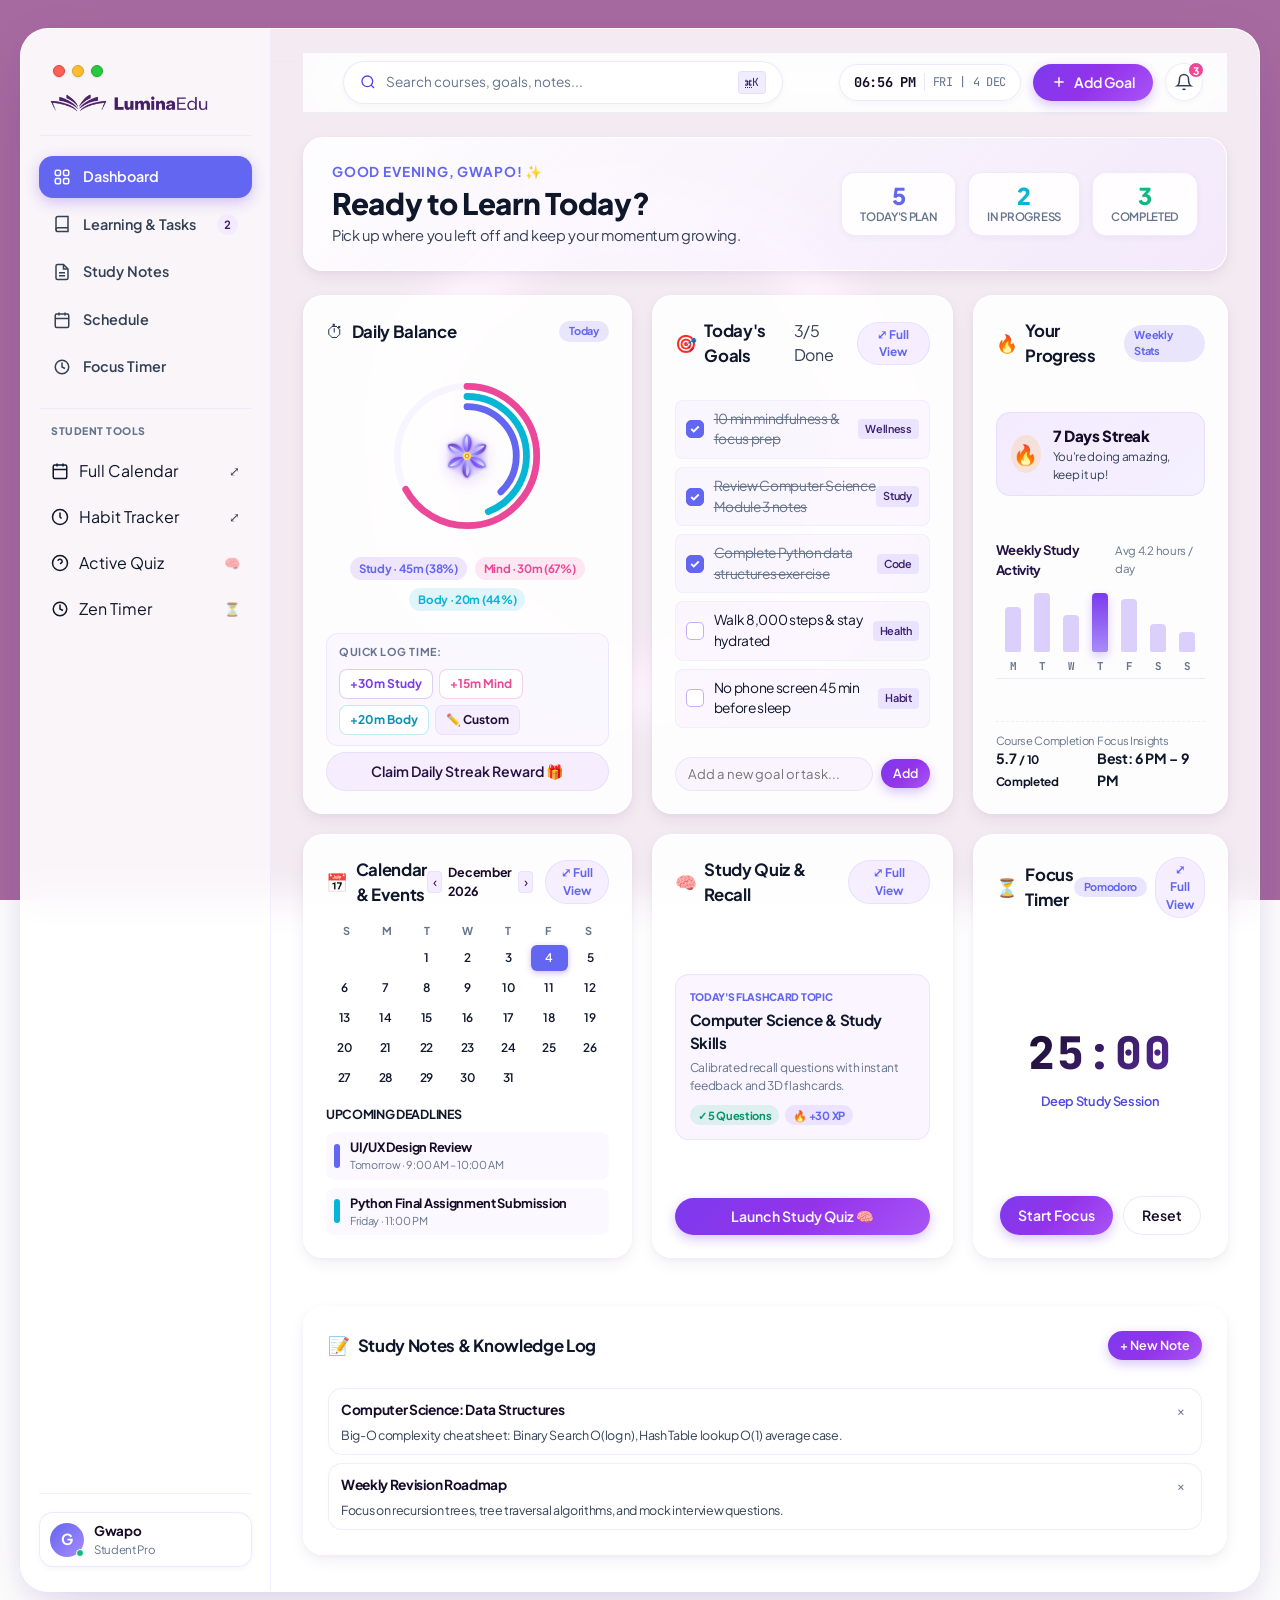
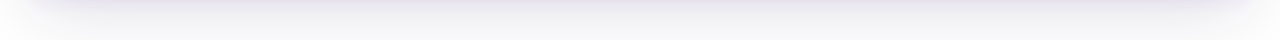
<file: index.html>
<!DOCTYPE html>
<html lang="en">
<head>
  <meta charset="UTF-8">
  <meta name="viewport" content="width=device-width, initial-scale=1.0">
  <title>LuminaEdu · Student Learning & Productivity Portal</title>
  <meta name="description" content="LuminaEdu: Modern student productivity workspace with daily goal tracking, learning streak analysis, study notes, and smart academic schedule.">
  <link rel="preconnect" href="https://fonts.googleapis.com">
  <link rel="preconnect" href="https://fonts.gstatic.com" crossorigin>
  <link href="https://fonts.googleapis.com/css2?family=Plus+Jakarta+Sans:wght@400;500;600;700;800&family=JetBrains+Mono:wght@500;600&display=swap" rel="stylesheet">
  <link rel="icon" type="image/png" href="images/favicon.png">
  <link rel="stylesheet" href="style.css">
</head>
<body>

  <!-- Ambient Lavender & Lilac Animated Backdrop -->
  <div class="ambient-backdrop" aria-hidden="true">
    <div class="ambient-pattern"></div>
    <div class="floating-orb orb-1"></div>
    <div class="floating-orb orb-2"></div>
    <div class="floating-orb orb-3"></div>
  </div>

  <!-- Main Floating Dashboard Canvas Frame -->
  <div class="app-canvas-container">
    <div class="app-card-frame">

      <!-- Left Sidebar Navigation -->
      <aside class="dashboard-sidebar">
        <!-- macOS Window Traffic Light Controls -->
        <div class="mac-window-controls" aria-hidden="true">
          <span class="mac-dot mac-close" title="Close"></span>
          <span class="mac-dot mac-minimize" title="Minimize"></span>
          <span class="mac-dot mac-zoom" title="Full Screen"></span>
        </div>
        <div class="sidebar-brand">
          <img src="images/lumina-logo-full.png" alt="LuminaEdu" class="brand-logo-img">
        </div>

        <nav class="sidebar-nav" aria-label="Sidebar Navigation">
          <button type="button" class="nav-item active" data-view="dashboard">
            <svg class="nav-icon" viewBox="0 0 24 24" fill="none" stroke="currentColor" stroke-width="2">
              <rect x="3" y="3" width="7" height="7" rx="2"/>
              <rect x="14" y="3" width="7" height="7" rx="2"/>
              <rect x="14" y="14" width="7" height="7" rx="2"/>
              <rect x="3" y="14" width="7" height="7" rx="2"/>
            </svg>
            <span>Dashboard</span>
            <span class="active-indicator"></span>
          </button>

          <button type="button" class="nav-item" data-view="learning">
            <svg class="nav-icon" viewBox="0 0 24 24" fill="none" stroke="currentColor" stroke-width="2">
              <path d="M4 19.5A2.5 2.5 0 0 1 6.5 17H20"/>
              <path d="M6.5 2H20v20H6.5A2.5 2.5 0 0 1 4 19.5v-15A2.5 2.5 0 0 1 6.5 2z"/>
            </svg>
            <span>Learning & Tasks</span>
            <span class="badge-count" id="sidebarTaskBadge">5</span>
          </button>

          <button type="button" class="nav-item" data-view="notes">
            <svg class="nav-icon" viewBox="0 0 24 24" fill="none" stroke="currentColor" stroke-width="2">
              <path d="M14 2H6a2 2 0 0 0-2 2v16a2 2 0 0 0 2 2h12a2 2 0 0 0 2-2V8z"/>
              <polyline points="14 2 14 8 20 8"/>
              <line x1="16" y1="13" x2="8" y2="13"/>
              <line x1="16" y1="17" x2="8" y2="17"/>
            </svg>
            <span>Study Notes</span>
          </button>

          <button type="button" class="nav-item" data-view="schedule">
            <svg class="nav-icon" viewBox="0 0 24 24" fill="none" stroke="currentColor" stroke-width="2">
              <rect x="3" y="4" width="18" height="18" rx="2" ry="2"/>
              <line x1="16" y1="2" x2="16" y2="6"/>
              <line x1="8" y1="2" x2="8" y2="6"/>
              <line x1="3" y1="10" x2="21" y2="10"/>
            </svg>
            <span>Schedule</span>
          </button>

          <button type="button" class="nav-item" data-view="timer">
            <svg class="nav-icon" viewBox="0 0 24 24" fill="none" stroke="currentColor" stroke-width="2">
              <circle cx="12" cy="12" r="9"/>
              <polyline points="12 6 12 12 16 14"/>
            </svg>
            <span>Focus Timer</span>
          </button>

          <div class="sidebar-divider" style="margin: 14px 0 8px; border-top: 1px solid rgba(221, 214, 254, 0.4);"></div>
          <span style="font-size: 0.65rem; font-weight: 800; color: var(--text-muted); padding: 0 12px 6px; display: block; letter-spacing: 0.05em;">STUDENT TOOLS</span>

          <button type="button" class="nav-item nav-tool-btn" data-open-modal="calendar">
            <svg class="nav-icon" viewBox="0 0 24 24" fill="none" stroke="currentColor" stroke-width="2">
              <rect x="3" y="4" width="18" height="18" rx="2" ry="2"/>
              <line x1="16" y1="2" x2="16" y2="6"/>
              <line x1="8" y1="2" x2="8" y2="6"/>
              <line x1="3" y1="10" x2="21" y2="10"/>
            </svg>
            <span>Full Calendar</span>
            <span class="tool-tag">⤢</span>
          </button>

          <button type="button" class="nav-item nav-tool-btn" data-open-modal="tracker">
            <svg class="nav-icon" viewBox="0 0 24 24" fill="none" stroke="currentColor" stroke-width="2">
              <circle cx="12" cy="12" r="10"/>
              <polyline points="12 6 12 12 14 14"/>
            </svg>
            <span>Habit Tracker</span>
            <span class="tool-tag">⤢</span>
          </button>

          <button type="button" class="nav-item nav-tool-btn" data-open-modal="quiz">
            <svg class="nav-icon" viewBox="0 0 24 24" fill="none" stroke="currentColor" stroke-width="2">
              <circle cx="12" cy="12" r="10"/>
              <path d="M9.09 9a3 3 0 0 1 5.83 1c0 2-3 3-3 3"/>
              <line x1="12" y1="17" x2="12.01" y2="17"/>
            </svg>
            <span>Active Quiz</span>
            <span class="tool-tag">🧠</span>
          </button>

          <button type="button" class="nav-item nav-tool-btn" data-open-modal="timer">
            <svg class="nav-icon" viewBox="0 0 24 24" fill="none" stroke="currentColor" stroke-width="2">
              <circle cx="12" cy="12" r="9"/>
              <polyline points="12 6 12 12 16 14"/>
            </svg>
            <span>Zen Timer</span>
            <span class="tool-tag">⏳</span>
          </button>
        </nav>

        <!-- Sidebar Bottom User Profile Card -->
        <div class="sidebar-footer">
          <div class="user-pill-card">
            <div class="user-avatar-wrap">
              <div class="user-avatar-initials">G</div>
              <span class="avatar-status-dot" title="Online"></span>
            </div>
            <div class="user-info">
              <span class="user-name">Gwapo</span>
              <span class="user-role">Student Pro</span>
            </div>
          </div>
        </div>
      </aside>

      <!-- Main Workspace Center Canvas -->
      <main class="dashboard-main">

        <!-- Top Header Navigation Bar -->
        <header class="topbar">
          <div class="topbar-search">
            <button type="button" class="search-trigger-btn" id="openCommandPaletteBtn" title="Press ⌘K or Ctrl+K to search">
              <svg class="search-icon" viewBox="0 0 24 24" fill="none" stroke="currentColor" stroke-width="2">
                <circle cx="11" cy="11" r="8"/>
                <line x1="21" y1="21" x2="16.65" y2="16.65"/>
              </svg>
              <span class="search-placeholder">Search courses, goals, notes...</span>
              <kbd class="search-shortcut"><abbr title="Command">⌘</abbr>K</kbd>
            </button>
          </div>

          <div class="topbar-right">
            <!-- Dynamic Live Clock & Date Badge -->
            <div class="live-clock-card">
              <span class="clock-time" id="liveClockDisplay">08:48 AM</span>
              <span class="clock-date" id="liveDateDisplay">WED | 29 OCT</span>
            </div>

            <!-- Add Task Quick Action Button -->
            <button type="button" class="button primary pill glow-btn" id="quickAddTaskBtn">
              <svg viewBox="0 0 24 24" width="16" height="16" fill="none" stroke="currentColor" stroke-width="2.2">
                <line x1="12" y1="5" x2="12" y2="19"/>
                <line x1="5" y1="12" x2="19" y2="12"/>
              </svg>
              <span>Add Goal</span>
            </button>

            <!-- Notifications Icon -->
            <button type="button" class="icon-circle-btn" id="notificationBtn" title="Notifications">
              <svg viewBox="0 0 24 24" width="18" height="18" fill="none" stroke="currentColor" stroke-width="2">
                <path d="M18 8A6 6 0 0 0 6 8c0 7-3 9-3 9h18s-3-2-3-9"/>
                <path d="M13.73 21a2 2 0 0 1-3.46 0"/>
              </svg>
              <span class="notif-badge">3</span>
            </button>
          </div>
        </header>

        <!-- Dynamic Greeting & Status Banner -->
        <section class="welcome-banner">
          <div class="welcome-text-group">
            <span class="welcome-salutation" id="timeGreetingText">Good Morning, Gwapo! ✨</span>
            <h1 class="welcome-headline">Ready to Learn Today?</h1>
            <p class="welcome-subtext">Pick up where you left off and keep your momentum growing.</p>
          </div>

          <div class="banner-quick-stats">
            <div class="stat-bubble">
              <span class="stat-number text-violet" id="tasksPlanCount">0</span>
              <span class="stat-label">Today's Plan</span>
            </div>
            <div class="stat-bubble">
              <span class="stat-number text-cyan" id="tasksInProgressCount">0</span>
              <span class="stat-label">In Progress</span>
            </div>
            <div class="stat-bubble">
              <span class="stat-number text-green" id="tasksCompletedCount">3</span>
              <span class="stat-label">Completed</span>
            </div>
          </div>
        </section>

        <!-- Dashboard Grid of Modules -->
        <div class="dashboard-grid">

          <!-- CARD 1: DAILY BALANCE & FOCUS WHEEL (Habify Inspired) -->
          <div class="grid-card balance-card">
            <div class="card-header">
              <div class="card-title-group">
                <span class="card-icon-pill">⏱</span>
                <h3>Daily Balance</h3>
              </div>
              <span class="card-tag">Today</span>
            </div>

            <div class="wheel-container">
              <div class="balance-wheel-svg-wrap">
                <!-- Circular SVG Progress Ring with Center Flower -->
                <svg class="balance-wheel-svg" viewBox="0 0 200 200">
                  <circle class="ring-bg" cx="100" cy="100" r="82"/>
                  <!-- Mind Arc (Pink/Lilac) -->
                  <circle class="ring-mind" cx="100" cy="100" r="82" stroke-dasharray="515" stroke-dashoffset="309"/>
                  <!-- Body Arc (Cyan) -->
                  <circle class="ring-body" cx="100" cy="100" r="70" stroke-dasharray="440" stroke-dashoffset="308"/>
                  <!-- Study Arc (Violet) -->
                  <circle class="ring-study" cx="100" cy="100" r="58" stroke-dasharray="364" stroke-dashoffset="145"/>
                </svg>

                <!-- Centered Glowing Flower Emblem -->
                <div class="wheel-center-flower">
                  <img src="images/lumina-flower.svg" alt="Focus Flower" class="flower-icon">
                </div>
              </div>

              <!-- Metrics Legends -->
              <div class="balance-legends">
                <span class="legend-pill pill-study" id="dashPillStudy">Study · 0m (0%)</span>
                <span class="legend-pill pill-mind" id="dashPillMind">Mind · 0m (0%)</span>
                <span class="legend-pill pill-body" id="dashPillBody">Body · 0m (0%)</span>
              </div>
            </div>

            <!-- Quick Log Actions Row -->
            <div class="quick-log-actions">
              <span class="quick-log-title">Quick Log Time:</span>
              <div class="quick-log-btns">
                <button type="button" class="quick-add-chip study" data-log-type="study" data-log-mins="30">+30m Study</button>
                <button type="button" class="quick-add-chip mind" data-log-type="mind" data-log-mins="15">+15m Mind</button>
                <button type="button" class="quick-add-chip body" data-log-type="body" data-log-mins="20">+20m Body</button>
                <button type="button" class="quick-add-chip custom" id="openCustomLogBtn">✏️ Custom</button>
              </div>
            </div>

            <!-- Custom Drawer -->
            <div class="custom-log-drawer" id="customLogDrawer" style="display: none;">
              <div class="custom-log-row">
                <select id="customLogCategory" class="clean-select">
                  <option value="study">📚 Study</option>
                  <option value="mind">🧘 Mind</option>
                  <option value="body">🏃 Body</option>
                </select>
                <input type="number" id="customLogMinutes" placeholder="Mins" min="5" max="360" class="clean-num-input">
                <button type="button" class="button primary pill small" id="submitCustomLogBtn">Log</button>
                <button type="button" class="button quiet pill small" id="closeCustomLogBtn">✕</button>
              </div>
            </div>

            <div class="card-footer">
              <button type="button" class="button soft pill full" id="unlockRewardBtn">
                <span>Claim Daily Streak Reward 🎁</span>
              </button>
            </div>
          </div>

          <!-- CARD 2: TODAY'S GOALS CHECKLIST (Interactive Habit Tracker) -->
          <div class="grid-card goals-card">
            <div class="card-header">
              <div class="card-title-group">
                <span class="card-icon-pill">🎯</span>
                <h3>Today's Goals</h3>
              </div>
              <div style="display: flex; align-items: center; gap: 8px;">
                <span class="card-progress-counter" id="goalsCounterBadge">3/5 Done</span>
                <button type="button" class="icon-expand-btn" data-open-modal="tracker" title="Maximize Habit Tracker">⤢ Full View</button>
              </div>
            </div>

            <!-- Interactive Checklist Items -->
            <ul class="goals-checklist" id="goalsChecklist">
              <li class="goal-item completed" data-id="goal-1">
                <label class="custom-checkbox-wrap">
                  <input type="checkbox" checked>
                  <span class="checkbox-box">
                    <svg viewBox="0 0 12 10"><polyline points="1.5 5 4.5 8 10.5 2"/></svg>
                  </span>
                  <span class="goal-label">10 min mindfulness & focus prep</span>
                </label>
                <span class="goal-tag">Wellness</span>
              </li>

              <li class="goal-item completed" data-id="goal-2">
                <label class="custom-checkbox-wrap">
                  <input type="checkbox" checked>
                  <span class="checkbox-box">
                    <svg viewBox="0 0 12 10"><polyline points="1.5 5 4.5 8 10.5 2"/></svg>
                  </span>
                  <span class="goal-label">Review Computer Science Module 3 notes</span>
                </label>
                <span class="goal-tag">Study</span>
              </li>

              <li class="goal-item completed" data-id="goal-3">
                <label class="custom-checkbox-wrap">
                  <input type="checkbox" checked>
                  <span class="checkbox-box">
                    <svg viewBox="0 0 12 10"><polyline points="1.5 5 4.5 8 10.5 2"/></svg>
                  </span>
                  <span class="goal-label">Complete Python data structures exercise</span>
                </label>
                <span class="goal-tag">Code</span>
              </li>

              <li class="goal-item" data-id="goal-4">
                <label class="custom-checkbox-wrap">
                  <input type="checkbox">
                  <span class="checkbox-box">
                    <svg viewBox="0 0 12 10"><polyline points="1.5 5 4.5 8 10.5 2"/></svg>
                  </span>
                  <span class="goal-label">Walk 8,000 steps & stay hydrated</span>
                </label>
                <span class="goal-tag">Health</span>
              </li>

              <li class="goal-item" data-id="goal-5">
                <label class="custom-checkbox-wrap">
                  <input type="checkbox">
                  <span class="checkbox-box">
                    <svg viewBox="0 0 12 10"><polyline points="1.5 5 4.5 8 10.5 2"/></svg>
                  </span>
                  <span class="goal-label">No phone screen 45 min before sleep</span>
                </label>
                <span class="goal-tag">Habit</span>
              </li>
            </ul>

            <div class="card-footer add-goal-row">
              <input type="text" id="newGoalInput" placeholder="Add a new goal or task..." autocomplete="off">
              <button type="button" class="button primary pill small" id="submitNewGoalBtn">Add</button>
            </div>
          </div>

          <!-- CARD 3: LEARNING PROGRESS & STREAK (Inspo #2 Inspired) -->
          <div class="grid-card progress-card">
            <div class="card-header">
              <div class="card-title-group">
                <span class="card-icon-pill">🔥</span>
                <h3>Your Progress</h3>
              </div>
              <span class="card-tag">Weekly Stats</span>
            </div>

            <!-- Current Streak Hero Banner -->
            <div class="streak-banner">
              <div class="streak-icon-wrap">
                <span class="streak-flame">🔥</span>
              </div>
              <div class="streak-info">
                <span class="streak-count">7 Days Streak</span>
                <span class="streak-desc">You're doing amazing, keep it up!</span>
              </div>
            </div>

            <!-- Weekly Learning Activity Bar Chart -->
            <div class="chart-section">
              <div class="chart-header">
                <span class="chart-title">Weekly Study Activity</span>
                <span class="chart-sub">Avg 4.2 hours / day</span>
              </div>

              <div class="weekly-bar-chart" id="weeklyBarChart">
                <div class="chart-bar-group">
                  <div class="bar-fill" style="height: 55%;" data-day="Mon" data-hours="3.5h"></div>
                  <span class="bar-day">M</span>
                </div>
                <div class="chart-bar-group">
                  <div class="bar-fill" style="height: 75%;" data-day="Tue" data-hours="4.8h"></div>
                  <span class="bar-day">T</span>
                </div>
                <div class="chart-bar-group">
                  <div class="bar-fill" style="height: 45%;" data-day="Wed" data-hours="2.9h"></div>
                  <span class="bar-day">W</span>
                </div>
                <div class="chart-bar-group">
                  <div class="bar-fill active" style="height: 95%;" data-day="Thu" data-hours="6.2h"></div>
                  <span class="bar-day">T</span>
                </div>
                <div class="chart-bar-group">
                  <div class="bar-fill" style="height: 65%;" data-day="Fri" data-hours="4.1h"></div>
                  <span class="bar-day">F</span>
                </div>
                <div class="chart-bar-group">
                  <div class="bar-fill" style="height: 35%;" data-day="Sat" data-hours="2.0h"></div>
                  <span class="bar-day">S</span>
                </div>
                <div class="chart-bar-group">
                  <div class="bar-fill" style="height: 25%;" data-day="Sun" data-hours="1.5h"></div>
                  <span class="bar-day">S</span>
                </div>
              </div>
            </div>

            <div class="progress-footer-stats">
              <div class="progress-stat-item">
                <span class="stat-sub">Course Completion</span>
                <strong class="stat-main">5.7 <small>/ 10 Completed</small></strong>
              </div>
              <div class="progress-stat-item">
                <span class="stat-sub">Focus Insights</span>
                <strong class="stat-main">Best: 6 PM – 9 PM</strong>
              </div>
            </div>
          </div>

          <!-- CARD 4: MINI CALENDAR & UPCOMING SCHEDULE (Inspo #1 & #3) -->
          <div class="grid-card calendar-card">
            <div class="card-header">
              <div class="card-title-group">
                <span class="card-icon-pill">📅</span>
                <h3>Calendar & Events</h3>
              </div>
              <div class="calendar-nav-buttons">
                <button type="button" class="mini-nav-btn" id="prevMonthBtn" title="Previous Month">‹</button>
                <span class="calendar-month-label" id="calendarMonthLabel">October 2026</span>
                <button type="button" class="mini-nav-btn" id="nextMonthBtn" title="Next Month">›</button>
                <button type="button" class="icon-expand-btn" data-open-modal="calendar" title="Maximize Calendar" style="margin-left: 6px;">⤢ Full View</button>
              </div>
            </div>

            <!-- Mini Month Calendar Grid -->
            <div class="mini-calendar-wrap">
              <div class="calendar-weekdays">
                <span>S</span><span>M</span><span>T</span><span>W</span><span>T</span><span>F</span><span>S</span>
              </div>
              <div class="calendar-days-grid" id="calendarDaysGrid">
                <!-- Dynamically populated by app.js -->
              </div>
            </div>

            <!-- Upcoming Events List -->
            <div class="upcoming-events-section">
              <h4 class="sub-heading">Upcoming Deadlines</h4>
              <div class="event-item">
                <div class="event-indicator dot-violet"></div>
                <div class="event-info">
                  <span class="event-title">UI/UX Design Review</span>
                  <span class="event-time">Tomorrow · 9:00 AM – 10:00 AM</span>
                </div>
              </div>
              <div class="event-item">
                <div class="event-indicator dot-blue"></div>
                <div class="event-info">
                  <span class="event-title">Python Final Assignment Submission</span>
                  <span class="event-time">Friday · 11:00 PM</span>
                </div>
              </div>
            </div>
          </div>

          <!-- CARD 5: ACTIVE RECALL QUIZ & FLASHCARDS -->
          <div class="grid-card quiz-card">
            <div class="card-header">
              <div class="card-title-group">
                <span class="card-icon-pill">🧠</span>
                <h3>Study Quiz & Recall</h3>
              </div>
              <button type="button" class="icon-expand-btn" data-open-modal="quiz" title="Maximize Active Quiz">⤢ Full View</button>
            </div>

            <div class="quiz-teaser-card" style="margin-top: 4px; padding: 14px; background: rgba(243, 232, 255, 0.45); border: 1px solid rgba(221, 214, 254, 0.5); border-radius: 14px;">
              <span class="quiz-eyebrow" style="font-size: 0.65rem; font-weight: 800; color: var(--color-violet-600, #7c3aed); text-transform: uppercase; display: block; margin-bottom: 4px;">TODAY'S FLASHCARD TOPIC</span>
              <h4 style="font-size: 0.95rem; font-weight: 700; color: var(--text-primary); margin-bottom: 4px;">Computer Science & Study Skills</h4>
              <p style="font-size: 0.75rem; color: var(--text-muted); margin-bottom: 10px;">Calibrated recall questions with instant feedback and 3D flashcards.</p>
              <div class="quiz-stat-pill-row" style="display: flex; gap: 6px;">
                <span class="stat-pill green" style="font-size: 0.7rem; font-weight: 700; padding: 2px 8px; border-radius: 9999px; background: rgba(16, 185, 129, 0.12); color: #059669;">✓ 5 Questions</span>
                <span class="stat-pill violet" style="font-size: 0.7rem; font-weight: 700; padding: 2px 8px; border-radius: 9999px; background: rgba(124, 92, 252, 0.12); color: var(--color-violet-600, #7c3aed);">🔥 +30 XP</span>
              </div>
            </div>

            <button type="button" class="button primary pill full glow-btn" data-open-modal="quiz" style="margin-top: 10px;">
              <span>Launch Study Quiz 🧠</span>
            </button>
          </div>

          <!-- CARD 6: FOCUS POMODORO TIMER -->
          <div class="grid-card timer-card">
            <div class="card-header">
              <div class="card-title-group">
                <span class="card-icon-pill">⏳</span>
                <h3>Focus Timer</h3>
              </div>
              <div style="display: flex; align-items: center; gap: 8px;">
                <span class="card-tag">Pomodoro</span>
                <button type="button" class="icon-expand-btn" data-open-modal="timer" title="Maximize Zen Focus Chamber">⤢ Full View</button>
              </div>
            </div>

            <div class="timer-display-wrap">
              <div class="timer-countdown" id="timerDisplay">25:00</div>
              <span class="timer-mode-label" id="timerModeLabel">Deep Study Session</span>
            </div>

            <div class="timer-controls">
              <button type="button" class="button primary pill glow-btn" id="startTimerBtn">Start Focus</button>
              <button type="button" class="button quiet pill" id="resetTimerBtn">Reset</button>
            </div>
          </div>

        </div>

        <!-- BOTTOM WORKSPACE SECTION: STUDY NOTES & KNOWLEDGE LOG -->
        <section class="dashboard-bottom-grid" style="margin-top: 24px;">
          <div class="grid-card notes-card" style="margin: 0; padding: 24px;">
            <div class="card-header">
              <div class="card-title-group">
                <span class="card-icon-pill">📝</span>
                <h3>Study Notes & Knowledge Log</h3>
              </div>
              <button type="button" class="button small primary pill glow-btn" id="newNoteBtn">+ New Note</button>
            </div>

            <div class="notes-container" id="notesList" style="margin-top: 12px;">
              <!-- Dynamically populated from localStorage -->
            </div>
          </div>
        </section>

      </main>
    </div>
  </div>

  <!-- ========================================================================
       FULL MAXIMIZED MODALS (Full Experience)
       ======================================================================== -->

  <!-- 1. FULL MAXIMIZED CALENDAR & PLANNER MODAL -->
  <div class="full-modal-backdrop" id="fullCalendarModal" aria-hidden="true" role="dialog" aria-modal="true">
    <div class="full-modal-dialog calendar-dialog">
      <div class="full-modal-header">
        <div class="header-title-block">
          <span class="modal-eyebrow">ACADEMIC PLANNER</span>
          <h2>Full Calendar & Daily Schedule</h2>
        </div>
        <div class="header-controls">
          <div class="cal-nav-group">
            <button type="button" class="button quiet pill small" id="fullCalPrevBtn">‹ Prev</button>
            <span class="full-cal-month-title" id="fullCalMonthTitle">October 2026</span>
            <button type="button" class="button quiet pill small" id="fullCalNextBtn">Next ›</button>
            <button type="button" class="button primary pill small" id="fullCalTodayBtn">Today</button>
          </div>
          <button type="button" class="close-modal-icon-btn" data-close-modal="calendar" aria-label="Close">×</button>
        </div>
      </div>

      <div class="full-modal-body calendar-body-grid">
        <!-- Left: Large 7-Day Month Grid -->
        <div class="calendar-large-container">
          <div class="full-weekdays-row">
            <span>Sun</span><span>Mon</span><span>Tue</span><span>Wed</span><span>Thu</span><span>Fri</span><span>Sat</span>
          </div>
          <div class="full-month-days-grid" id="fullMonthDaysGrid">
            <!-- Populated by JS -->
          </div>
        </div>

        <!-- Right: Day Schedule / Hourly Planner -->
        <div class="day-schedule-sidebar">
          <div class="schedule-sidebar-header">
            <h3 id="selectedDateTitle">Schedule for Today</h3>
            <span class="date-chip" id="selectedDateSub">Oct 29, 2026</span>
          </div>

          <div class="add-event-form">
            <input type="text" id="newEventTitleInput" placeholder="Add study block / deadline..." class="event-input">
            <div class="event-form-row">
              <select id="newEventTypeSelect" class="event-select">
                <option value="violet">📚 Study / Lecture</option>
                <option value="blue">💻 Assignment</option>
                <option value="pink">🎯 Exam / Quiz</option>
                <option value="green">🧘 Habit / Wellness</option>
              </select>
              <input type="time" id="newEventTimeInput" value="14:00" class="event-time-input">
              <button type="button" class="button primary pill small" id="submitNewEventBtn">+ Add</button>
            </div>
          </div>

          <div class="day-timeline-list" id="dayTimelineList">
            <!-- Populated with events -->
          </div>
        </div>
      </div>
    </div>
  </div>

  <!-- 2. FULL MAXIMIZED HABIT & RHYTHM TRACKER MODAL -->
  <div class="full-modal-backdrop" id="fullTrackerModal" aria-hidden="true" role="dialog" aria-modal="true">
    <div class="full-modal-dialog tracker-dialog">
      <div class="full-modal-header">
        <div class="header-title-block">
          <span class="modal-eyebrow">HABIFY RHYTHM SUITE</span>
          <h2>Weekly Habit Matrix & Consistency Tracker</h2>
        </div>
        <button type="button" class="close-modal-icon-btn" data-close-modal="tracker" aria-label="Close">×</button>
      </div>

      <div class="full-modal-body tracker-body">
        <!-- Top Metrics Row -->
        <div class="tracker-kpi-row">
          <div class="kpi-card">
            <span class="kpi-icon">🔥</span>
            <div class="kpi-data">
              <strong>7 Days</strong>
              <small>Current Streak</small>
            </div>
          </div>
          <div class="kpi-card">
            <span class="kpi-icon">🎯</span>
            <div class="kpi-data">
              <strong id="trackerCompletionRate">86%</strong>
              <small>Weekly Consistency</small>
            </div>
          </div>
          <div class="kpi-card">
            <span class="kpi-icon">🌸</span>
            <div class="kpi-data">
              <strong>40 / 30 / 30</strong>
              <small>Study · Mind · Body</small>
            </div>
          </div>
        </div>

        <!-- Add Custom Habit Input Row -->
        <div class="add-habit-bar">
          <input type="text" id="newHabitNameInput" placeholder="Add a custom daily habit (e.g. Read 20 pages, Hydrate, Yoga)..." class="habit-input">
          <select id="newHabitCategorySelect" class="clean-select habit-select">
            <option value="🧘 Mind">🧘 Mind</option>
            <option value="🏃 Body">🏃 Body</option>
            <option value="📚 Study">📚 Study</option>
            <option value="🌸 Wellness">🌸 Wellness</option>
          </select>
          <button type="button" class="button primary pill small" id="submitNewHabitBtn">+ Add Habit</button>
        </div>

        <!-- Weekly Habit Matrix Table -->
        <div class="habit-matrix-wrap">
          <table class="habit-matrix-table">
            <thead>
              <tr>
                <th class="habit-col-th">Habit Activity</th>
                <th>Mon</th><th>Tue</th><th>Wed</th><th>Thu</th><th>Fri</th><th>Sat</th><th>Sun</th>
                <th>Streak</th>
                <th style="width: 44px; text-align: center;">✕</th>
              </tr>
            </thead>
            <tbody id="habitMatrixTableBody">
              <!-- Populated by JS -->
            </tbody>
          </table>
        </div>

        <!-- Monthly Consistency Heatmap Squares -->
        <div class="heatmap-section">
          <div class="heatmap-header">
            <h4>30-Day Activity Heatmap</h4>
            <span class="heatmap-legend">Less <span class="heat-box level-0"></span><span class="heat-box level-1"></span><span class="heat-box level-2"></span><span class="heat-box level-3"></span> More</span>
          </div>
          <div class="heatmap-grid" id="heatmapGrid">
            <!-- Populated by JS -->
          </div>
        </div>
      </div>
    </div>
  </div>

  <!-- 3. FULL MAXIMIZED STUDY QUIZ & FLASHCARDS MODAL -->
  <div class="full-modal-backdrop" id="fullQuizModal" aria-hidden="true" role="dialog" aria-modal="true">
    <div class="full-modal-dialog quiz-dialog">
      <div class="full-modal-header">
        <div class="header-title-block">
          <span class="modal-eyebrow">STUDENT SANCTUARY</span>
          <h2>Active Study Lab ✨</h2>
        </div>
        <div class="header-controls">
          <div class="quiz-mode-switch ios-segmented-control">
            <button type="button" class="mode-tab active" id="quizModeBtn">🧠 Quiz</button>
            <button type="button" class="mode-tab" id="flashcardModeBtn">🎴 Flashcards</button>
            <button type="button" class="mode-tab ai-gen-tab" id="generatorModeBtn">📄 Upload Handout</button>
          </div>
          <button type="button" class="close-modal-icon-btn" data-close-modal="quiz" aria-label="Close">✕</button>
        </div>
      </div>

      <!-- Active Deck & Score Ribbon -->
      <div class="quiz-deck-ribbon ios-glass-ribbon">
        <div class="deck-ribbon-left">
          <span class="ribbon-icon">📚</span>
          <strong id="activeDeckTitle">Computer Science & Study Skills</strong>
          <span class="deck-type-tag" id="activeDeckTypeTag">Active Set</span>
        </div>

        <!-- Mode Selector: Study Mode vs Timed Exam Simulation -->
        <div class="deck-ribbon-center">
          <div class="exam-mode-toggle ios-segmented-control small" id="examModeToggle">
            <button type="button" class="exam-toggle-btn active" id="modeStudyBtn" title="Instant answers & explanations">💡 Practice</button>
            <button type="button" class="exam-toggle-btn" id="modeExamBtn" title="Timed simulation">⏱️ Timed</button>
          </div>
          <div class="exam-timer-pill" id="examTimerPill" style="display: none;">
            <span class="timer-clock-icon">⏳</span>
            <span id="examTimerDisplay">20:00</span>
          </div>
        </div>

        <div class="deck-ribbon-right">
          <div class="points-pill-badge" id="ribbonScoreBadge">
            <span class="star-icon">⭐</span>
            <span id="ribbonScoreVal">0 pts</span>
            <span class="streak-sub" id="ribbonStreakVal">· 1.0x</span>
          </div>
        </div>
      </div>

      <div class="full-modal-body quiz-body">

        <!-- ==================================================================
             MODE A: INTERACTIVE QUIZ & POINT SYSTEM
             ================================================================== -->
        <div class="quiz-container-view" id="quizContainerView">
          <div class="quiz-progress-bar-wrap">
            <div class="quiz-progress-fill" id="quizProgressFill" style="width: 5%;"></div>
          </div>

          <!-- 1..20 Interactive Question Navigation Matrix -->
          <div class="quiz-matrix-bar">
            <div class="quiz-matrix-top">
              <span class="matrix-title">QUESTION NAVIGATOR (1 - <span id="matrixMaxCount">20</span>)</span>
              <div class="matrix-legend">
                <span class="legend-chip"><span class="legend-dot active-dot"></span> Current</span>
                <span class="legend-chip"><span class="legend-dot answered-dot"></span> Answered</span>
                <span class="legend-chip"><span class="legend-dot flagged-dot"></span> Flagged</span>
              </div>
            </div>
            <div class="quiz-matrix-grid" id="quizQuestionMatrix">
              <!-- Populated dynamically with 1..20 pills -->
            </div>
          </div>

          <div class="quiz-meta-row">
            <div class="meta-left">
              <span class="question-tracker" id="questionTracker">Question 1 of 20</span>
              <button type="button" class="button quiet pill tiny flag-btn" id="flagQuestionBtn" title="Flag this question to review later">🚩 Flag for Review</button>
            </div>
            <div class="quiz-live-stats">
              <span class="stat-pill streak-pill-live" id="liveStreakPill">🔥 Streak: 1.0x (+0 bonus)</span>
              <span class="stat-pill score-pill-live" id="liveScorePill">🏆 0 Points</span>
            </div>
          </div>

          <div class="quiz-question-box">
            <h3 id="quizQuestionText">Loading question...</h3>
            <p id="quizQuestionSub" class="quiz-subtext">Select the best answer below:</p>
          </div>

          <div class="quiz-options-list" id="quizOptionsList">
            <!-- Populated by JS -->
          </div>

          <!-- Instant Feedback & Grounded Explanation Card (Active in Study Mode) -->
          <div class="quiz-explanation-card" id="quizExplanationCard" style="display: none;">
            <div class="expl-header">
              <span class="expl-icon" id="explIcon">✓</span>
              <strong id="explTitle">Correct!</strong>
              <span class="expl-points-tag" id="explPointsTag">+100 pts</span>
            </div>
            <p id="quizExplanationText" class="expl-body"></p>
          </div>

          <div class="quiz-footer-actions">
            <div class="footer-left-actions">
              <button type="button" class="button quiet pill" id="quizPrevBtn" style="display: none;">‹ Previous</button>
              <span class="feedback-msg" id="quizFeedbackMsg"></span>
            </div>
            <div class="footer-right-actions">
              <button type="button" class="button soft pill danger-soft" id="submitExamEarlyBtn" style="display: none;">Submit Exam Early 🏁</button>
              <button type="button" class="button primary pill glow-btn" id="quizNextBtn">Next Question →</button>
            </div>
          </div>
        </div>

        <!-- ==================================================================
             QUIZ SCORE REPORT CARD & GRADED EXAM REVIEW TABLE
             ================================================================== -->
        <div class="quiz-summary-view" id="quizSummaryView" style="display: none;">
          <div class="summary-hero">
            <div class="summary-trophy">🏆</div>
            <div class="summary-grade-badge" id="summaryGradeBadge">GRADE A+ · OUTSTANDING MASTERY</div>
            <h3 class="summary-points-total" id="summaryTotalPoints">⭐ 2,450 Points Earned!</h3>
            <p class="summary-subtext" id="summarySubtext">Comprehensive curriculum assessment completed with high accuracy.</p>
          </div>

          <div class="summary-stats-grid">
            <div class="summary-stat-box">
              <span class="stat-num" id="summaryAccuracyVal">100%</span>
              <span class="stat-lbl">Accuracy</span>
            </div>
            <div class="summary-stat-box">
              <span class="stat-num" id="summaryBasePtsVal">2000</span>
              <span class="stat-lbl">Base Points</span>
            </div>
            <div class="summary-stat-box">
              <span class="stat-num" id="summaryStreakBonusVal">+450</span>
              <span class="stat-lbl">Streak Combos</span>
            </div>
            <div class="summary-stat-box">
              <span class="stat-num" id="summaryCorrectCountVal">20 / 20</span>
              <span class="stat-lbl">Correct Answers</span>
            </div>
          </div>

          <!-- Comprehensive Graded Question Review Table -->
          <div class="exam-review-section">
            <div class="review-header-row">
              <div class="review-title-col">
                <h4>📋 Graded Curriculum Review Table</h4>
                <p>Full question-by-question breakdown with chosen answers, correct answers, and textbook explanations.</p>
              </div>
              <div class="review-filter-tabs">
                <button type="button" class="review-filter-btn active" data-filter="all" id="filterAllBtn">All (<span id="reviewCountAll">20</span>)</button>
                <button type="button" class="review-filter-btn" data-filter="wrong" id="filterWrongBtn">Missed (<span id="reviewCountWrong">0</span>)</button>
                <button type="button" class="review-filter-btn" data-filter="flagged" id="filterFlaggedBtn">Flagged (<span id="reviewCountFlagged">0</span>)</button>
              </div>
            </div>
            <div class="review-table-container">
              <table class="exam-review-table" id="examReviewTable">
                <thead>
                  <tr>
                    <th style="width: 45px;">#</th>
                    <th style="width: 32%;">Question Stem</th>
                    <th style="width: 20%;">Your Answer</th>
                    <th style="width: 20%;">Correct Answer</th>
                    <th>Rationale & Explanation</th>
                  </tr>
                </thead>
                <tbody id="examReviewTableBody">
                  <!-- Dynamically generated rows -->
                </tbody>
              </table>
            </div>
          </div>

          <div class="summary-actions-row">
            <button type="button" class="button primary pill glow-btn" id="retakeQuizBtn">🔄 Retake Exam</button>
            <button type="button" class="button soft pill print-export-btn" id="printExamBtn">🖨️ Export Printable Exam & Key</button>
            <button type="button" class="button quiet pill" id="exportStudySetBtn">💾 Download Study Set (.json)</button>
            <button type="button" class="button quiet pill" id="studyCardsAfterQuizBtn">🎴 Practice Flashcards</button>
            <button type="button" class="button quiet pill" id="uploadAnotherLessonBtn">⚡ New Lesson</button>
          </div>
        </div>

        <!-- ==================================================================
             MODE B: 3D FLASHCARDS FLIP WITH SPACED REPETITION MASTERY
             ================================================================== -->
        <div class="flashcard-container-view" id="flashcardContainerView" style="display: none;">
          <div class="flashcard-deck-header">
            <div class="deck-header-left">
              <span class="deck-indicator" id="flashcardDeckIndicator">Active Recall Deck</span>
              <span class="mastery-summary-badge" id="cardMasteryLabel">0 / 20 Mastered (0%)</span>
            </div>
            <div class="deck-header-right">
              <button type="button" class="button quiet pill small" id="shuffleCardsBtn">🔀 Shuffle</button>
            </div>
          </div>

          <!-- Spaced Repetition Mastery Progress Bar -->
          <div class="flashcard-mastery-track">
            <div class="flashcard-mastery-fill" id="cardMasteryFill" style="width: 0%;"></div>
          </div>

          <div class="flashcard-card-scene" id="flashcardScene">
            <div class="flashcard-card-inner" id="flashcardInner">
              <div class="flashcard-face flashcard-front">
                <span class="flip-hint">Click card to reveal answer 🔄</span>
                <h3 id="cardFrontText">What is the average-case time complexity of Hash Table lookups?</h3>
                <span class="card-tag" id="cardCategoryTag">Computer Science</span>
              </div>
              <div class="flashcard-face flashcard-back">
                <span class="flip-hint">Click card to flip back 🔄</span>
                <div class="answer-box">
                  <strong class="answer-highlight" id="cardHighlightText">O(1) Constant Time</strong>
                  <p id="cardExplanationText">Hash tables compute an index via hashing function, allowing immediate array indexing on average.</p>
                </div>
              </div>
            </div>
          </div>

          <!-- Spaced Repetition Rating Actions -->
          <div class="flashcard-sr-actions">
            <button type="button" class="button quiet pill sr-btn-review" id="cardReviewAgainBtn" title="Need to review this concept again">🔄 Still Reviewing (+0 pts)</button>
            <div class="sr-card-nav">
              <button type="button" class="button quiet pill small" id="cardPrevBtn">‹ Prev</button>
              <span class="card-counter" id="cardCounter">Card 1 / 20</span>
              <button type="button" class="button quiet pill small" id="cardNextBtn">Next ›</button>
            </div>
            <button type="button" class="button primary pill glow-btn sr-btn-master" id="cardMasteredBtn" title="Got it memorized! Mark as mastered">👍 Mastered (+25 pts)</button>
          </div>
        </div>

        <!-- ==================================================================
             MODE C: HANDOUT STUDY SET GENERATOR (iOS Glass UI)
             ================================================================== -->
        <div class="quiz-generator-view" id="quizGeneratorView" style="display: none;">
          <div class="generator-intro-card ios-glass-header-card">
            <div class="gen-title-row">
              <span class="gen-sparkle">✨</span>
              <div>
                <h3>Generate Study Set from Handout</h3>
                <p>Upload your course handout, syllabus, or lecture slides to automatically create flashcards and multiple-choice questions.</p>
              </div>
            </div>
          </div>

          <!-- 1. Dropzone Box with Strict Text Validation -->
          <div class="lesson-dropzone-box ios-glass-dropzone" id="lessonDropzone">
            <input type="file" id="lessonFileInput" class="file-input-hidden" accept=".pdf,.docx,.doc,.txt,.md,.markdown">

            <!-- Unsupported File Warning Message -->
            <div class="ios-file-warning-card" id="unsupportedFileWarning" style="display: none;">
              <span class="warning-icon">⚠️</span>
              <div class="warning-text">
                <strong id="warningTitle">Unsupported File Format</strong>
                <p id="warningDesc">Please upload a text-based study document in PDF (.pdf), Word (.docx), or Text (.txt) format. Video, audio, and image files are not supported.</p>
              </div>
              <button type="button" class="close-warning-btn" id="dismissWarningBtn" title="Dismiss warning">✕</button>
            </div>

            <!-- Default Dropzone Callout -->
            <div class="dropzone-content" id="dropzoneDefaultContent">
              <div class="dropzone-icon">📄</div>
              <strong>Tap to choose a handout or drag & drop here</strong>
              <span class="dropzone-types">Supported text files: PDF (.pdf), Word (.docx), Text (.txt, .md)</span>
            </div>

            <!-- Selected File Card (iPhone Glass Style) -->
            <div class="selected-file-chip ios-glass-file-chip" id="selectedFileChip" style="display: none;">
              <div class="file-info-col">
                <span class="file-icon">📄</span>
                <div>
                  <strong id="selectedFileName">handout.pdf</strong>
                  <div class="file-meta-row">
                    <small id="selectedFileSize">0 KB</small>
                    <span class="file-valid-pill">✓ Ready to Study</span>
                  </div>
                </div>
              </div>
              <button type="button" class="remove-file-btn ios-glass-del-btn" id="removeFileBtn" title="Remove file">✕</button>
            </div>
          </div>

          <!-- 2. Direct Text Paste Option (Clean & Collapsible) -->
          <div class="paste-text-section">
            <button type="button" class="ios-glass-pill-btn small" id="togglePasteBtn">✏️ Or paste lesson text directly</button>
            <div id="pasteTextDrawer" style="display: none; margin-top: 10px;">
              <div class="paste-header-row">
                <span class="paste-label">Lesson Notes:</span>
                <small class="text-counts" id="textCountDisplay">0 words · 0 chars</small>
              </div>
              <textarea id="lessonTextInput" class="lesson-textarea ios-glass-textarea" rows="4" placeholder="Paste your lesson paragraphs, lecture definitions, syllabus outline, or study guide text here..."></textarea>
            </div>
          </div>

          <!-- 3. Quick Sample Lessons -->
          <div class="sample-lessons-bar">
            <span class="sample-label">Quick samples:</span>
            <div class="sample-chips-row">
              <button type="button" class="chip-sample ios-glass-chip" data-sample="cs">💻 Computer Systems</button>
              <button type="button" class="chip-sample ios-glass-chip" data-sample="bio">🧬 Cellular Biology</button>
              <button type="button" class="chip-sample ios-glass-chip" data-sample="physics">⚡ Physics & Optics</button>
            </div>
          </div>

          <!-- 4. Set Size Option (iOS Segmented Pills) -->
          <div class="gen-count-row">
            <span class="count-label">Question & Card Count:</span>
            <div class="ios-segmented-control count-segmented" id="countSegmented">
              <button type="button" class="count-tab" data-count="5">5 Questions</button>
              <button type="button" class="count-tab" data-count="10">10 Questions</button>
              <button type="button" class="count-tab active" data-count="20">20 Questions</button>
            </div>
            <input type="hidden" id="genQuestionCount" value="20">
          </div>

          <!-- 5. Primary Generate Action Button (iPhone Liquid Glass) -->
          <div class="gen-submit-row">
            <button type="button" class="button primary pill large full glow-btn ios-glass-primary-btn" id="triggerGenerateBtn">
              <span>✨ Generate Study Set</span>
            </button>
          </div>

          <!-- 6. iOS-Style Animated Loading State -->
          <div class="gen-loading-state ios-glass-loading" id="genLoadingState" style="display: none;">
            <div class="ios-spinner"></div>
            <h4 id="genLoadingTitle">Synthesizing study set...</h4>
            <p class="loading-sub">Analyzing concepts and generating flashcards & quiz questions</p>
            <div class="ios-progress-bar"><div class="ios-progress-bar-fill"></div></div>
          </div>

          <!-- 7. Generation Success Banner -->
          <div class="gen-success-banner ios-glass-success" id="genSuccessBanner" style="display: none;">
            <div class="success-top-row">
              <span class="success-badge">🎉 STUDY SET READY</span>
              <h3 id="generatedDeckTitle">Lesson Study Set</h3>
              <p>Your interactive flashcards and quiz questions have been synthesized!</p>
            </div>

            <div class="success-metrics-row">
              <span class="metric-pill" id="genCardCountMetric">🎴 20 Flashcards</span>
              <span class="metric-pill" id="genQuizCountMetric">🧠 20 Quiz Questions</span>
              <span class="metric-pill" id="genMaxPtsMetric">🏆 2000 Max Points</span>
            </div>

            <div class="success-action-btns">
              <button type="button" class="button primary pill glow-btn ios-glass-pill-btn primary" id="startGeneratedQuizBtn">▶ Start Quiz 🧠</button>
              <button type="button" class="button soft pill ios-glass-pill-btn secondary" id="openGeneratedCardsBtn">🎴 Practice Flashcards</button>
            </div>
          </div>

        </div>

      </div>
    </div>
  </div>

  <!-- 4. FULL MAXIMIZED ZEN FOCUS TIMER MODAL -->
  <div class="full-modal-backdrop" id="fullTimerModal" aria-hidden="true" role="dialog" aria-modal="true">
    <div class="full-modal-dialog timer-zen-dialog">
      <div class="full-modal-header">
        <div class="header-title-block">
          <span class="modal-eyebrow">ZEN STUDY ENVIRONMENT</span>
          <h2>Full-Screen Deep Focus Chamber</h2>
        </div>
        <button type="button" class="close-modal-icon-btn" data-close-modal="timer" aria-label="Close">×</button>
      </div>

      <div class="full-modal-body zen-timer-body">
        <!-- Mode Tabs -->
        <div class="timer-mode-selector">
          <button type="button" class="timer-tab active" data-time="25">Pomodoro (25m)</button>
          <button type="button" class="timer-tab" data-time="5">Short Break (5m)</button>
          <button type="button" class="timer-tab" data-time="15">Long Break (15m)</button>
        </div>

        <!-- Giant Glowing Countdown Clock -->
        <div class="zen-clock-display" id="zenClockDisplay">25:00</div>
        <span class="zen-session-tag" id="zenSessionTag">Deep Focus Session Active</span>

        <!-- Primary Timer Controls -->
        <div class="zen-controls-row">
          <button type="button" class="button primary pill large glow-btn" id="zenStartBtn">Start Focus</button>
          <button type="button" class="button quiet pill large" id="zenResetBtn">Reset</button>
        </div>

        <!-- Focus Intention Task Input -->
        <div class="focus-intention-box">
          <span class="focus-label">🎯 Current Intention:</span>
          <input type="text" id="zenTaskInput" placeholder="What are you focusing on during this session?" value="Computer Science Revision & Notes">
        </div>

        <!-- Web Audio Ambient Soundscapes Generator -->
        <div class="ambient-sound-bar">
          <div class="sound-title-group">
            <span class="sound-icon">🎧</span>
            <div class="sound-text">
              <strong>Synthetic Ambient Noise Generator</strong>
              <small>Calibrated white noise & gentle rain generated in browser</small>
            </div>
          </div>
          <div class="sound-controls">
            <select id="soundscapeSelect" class="sound-select">
              <option value="rain">🌧️ Gentle Rain</option>
              <option value="ocean">🌊 Ocean Waves</option>
              <option value="pink">📻 Pink Focus Noise</option>
              <option value="white">🍂 Pure White Noise</option>
            </select>
            <button type="button" class="button soft pill small" id="toggleSoundBtn">Play Ambient Sound 🔊</button>
          </div>
        </div>
      </div>
    </div>
  </div>

  <!-- Raycast Command Palette Modal (⌘K / Ctrl+K) -->
  <div class="raycast-modal-backdrop" id="commandPalette" aria-hidden="true" role="dialog" aria-modal="true" aria-labelledby="cmdInput">
    <div class="raycast-dialog">
      <div class="raycast-search-header">
        <svg class="raycast-search-icon" viewBox="0 0 24 24" fill="none" stroke="currentColor" stroke-width="2">
          <circle cx="11" cy="11" r="8"/>
          <line x1="21" y1="21" x2="16.65" y2="16.65"/>
        </svg>
        <input type="text" id="cmdInput" class="raycast-input" placeholder="Type a command, jump to tab, or search notes..." autocomplete="off" spellcheck="false">
        <kbd class="esc-badge" id="cmdCloseEsc">ESC</kbd>
      </div>

      <div class="raycast-results-list" id="cmdResultsList" role="listbox">
        <!-- Dynamically rendered by app.js -->
      </div>

      <div class="raycast-footer">
        <div class="footer-hint">
          <span>Navigate <kbd>↑</kbd> <kbd>↓</kbd></span>
          <span>Select <kbd>↵</kbd></span>
          <span>Dismiss <kbd>ESC</kbd></span>
        </div>
        <span class="raycast-badge">Lumina Command</span>
      </div>
    </div>
  </div>

  <!-- Add Note Modal -->
  <div class="modal-backdrop" id="noteModal" aria-hidden="true">
    <div class="modal-dialog">
      <div class="modal-header">
        <h3>Create Study Note</h3>
        <button type="button" class="close-btn" id="closeNoteModalBtn">×</button>
      </div>
      <div class="modal-body">
        <input type="text" id="noteTitleInput" placeholder="Note title..." class="modal-input">
        <textarea id="noteContentInput" placeholder="Write your study notes, key formulas, or insights..." rows="5" class="modal-textarea"></textarea>
      </div>
      <div class="modal-footer">
        <button type="button" class="button quiet pill" id="cancelNoteBtn">Cancel</button>
        <button type="button" class="button primary pill" id="saveNoteBtn">Save Note</button>
      </div>
    </div>
  </div>

  <!-- Live Toast Container -->
  <div class="toast-container" id="toastContainer" aria-live="polite"></div>

  <!-- Canvas for celebration confetti -->
  <canvas id="confettiCanvas" class="confetti-canvas"></canvas>

  <script src="app.js"></script>
  <!-- 1. Fullscreen background layer for the halo -->
  <div id="vanta-bg" style="position: fixed; top: 0; left: 0; width: 100vw; height: 100vh; z-index: 0; pointer-events: none;"></div>

  <!-- 2. Three.js engine (local vendor + CDN fallback) -->
  <script src="vendor/three.min.js"></script>
  <script>
    if (typeof THREE === 'undefined') {
      document.write('<script src="https://cdnjs.cloudflare.com/ajax/libs/three.js/r121/three.min.js"><\/script>');
    }
  </script>

  <!-- 3. Vanta Halo library (local vendor + CDN fallback) -->
  <script src="vendor/vanta.halo.min.js"></script>
  <script>
    if (typeof VANTA === 'undefined' || !VANTA.HALO) {
      document.write('<script src="https://cdn.jsdelivr.net/npm/vanta@latest/dist/vanta.halo.min.js"><\/script>');
    }
  </script>

  <!-- 4. Start the halo animation -->
  <script>
    function initVantaHalo() {
      if (window._vantaHaloEffect) return;
      if (typeof VANTA !== 'undefined' && typeof VANTA.HALO === 'function' && typeof THREE !== 'undefined') {
        try {
          window._vantaHaloEffect = VANTA.HALO({
            el: "#vanta-bg",
            mouseControls: true,
            touchControls: true,
            gyroControls: false,
            minHeight: 200.00,
            minWidth: 200.00,
            baseColor: 0xd90073,
            backgroundColor: 0xa76aa0,
            amplitudeFactor: 1.2,
            size: 1.5
          });
          console.log("Vanta Halo initialized successfully!");
        } catch (e) {
          console.error("Vanta Halo error:", e);
        }
      }
    }

    if (document.readyState === 'complete' || document.readyState === 'interactive') {
      initVantaHalo();
    } else {
      window.addEventListener('DOMContentLoaded', initVantaHalo);
    }
    window.addEventListener('load', initVantaHalo);
  </script>
</body>
</html>
</file>
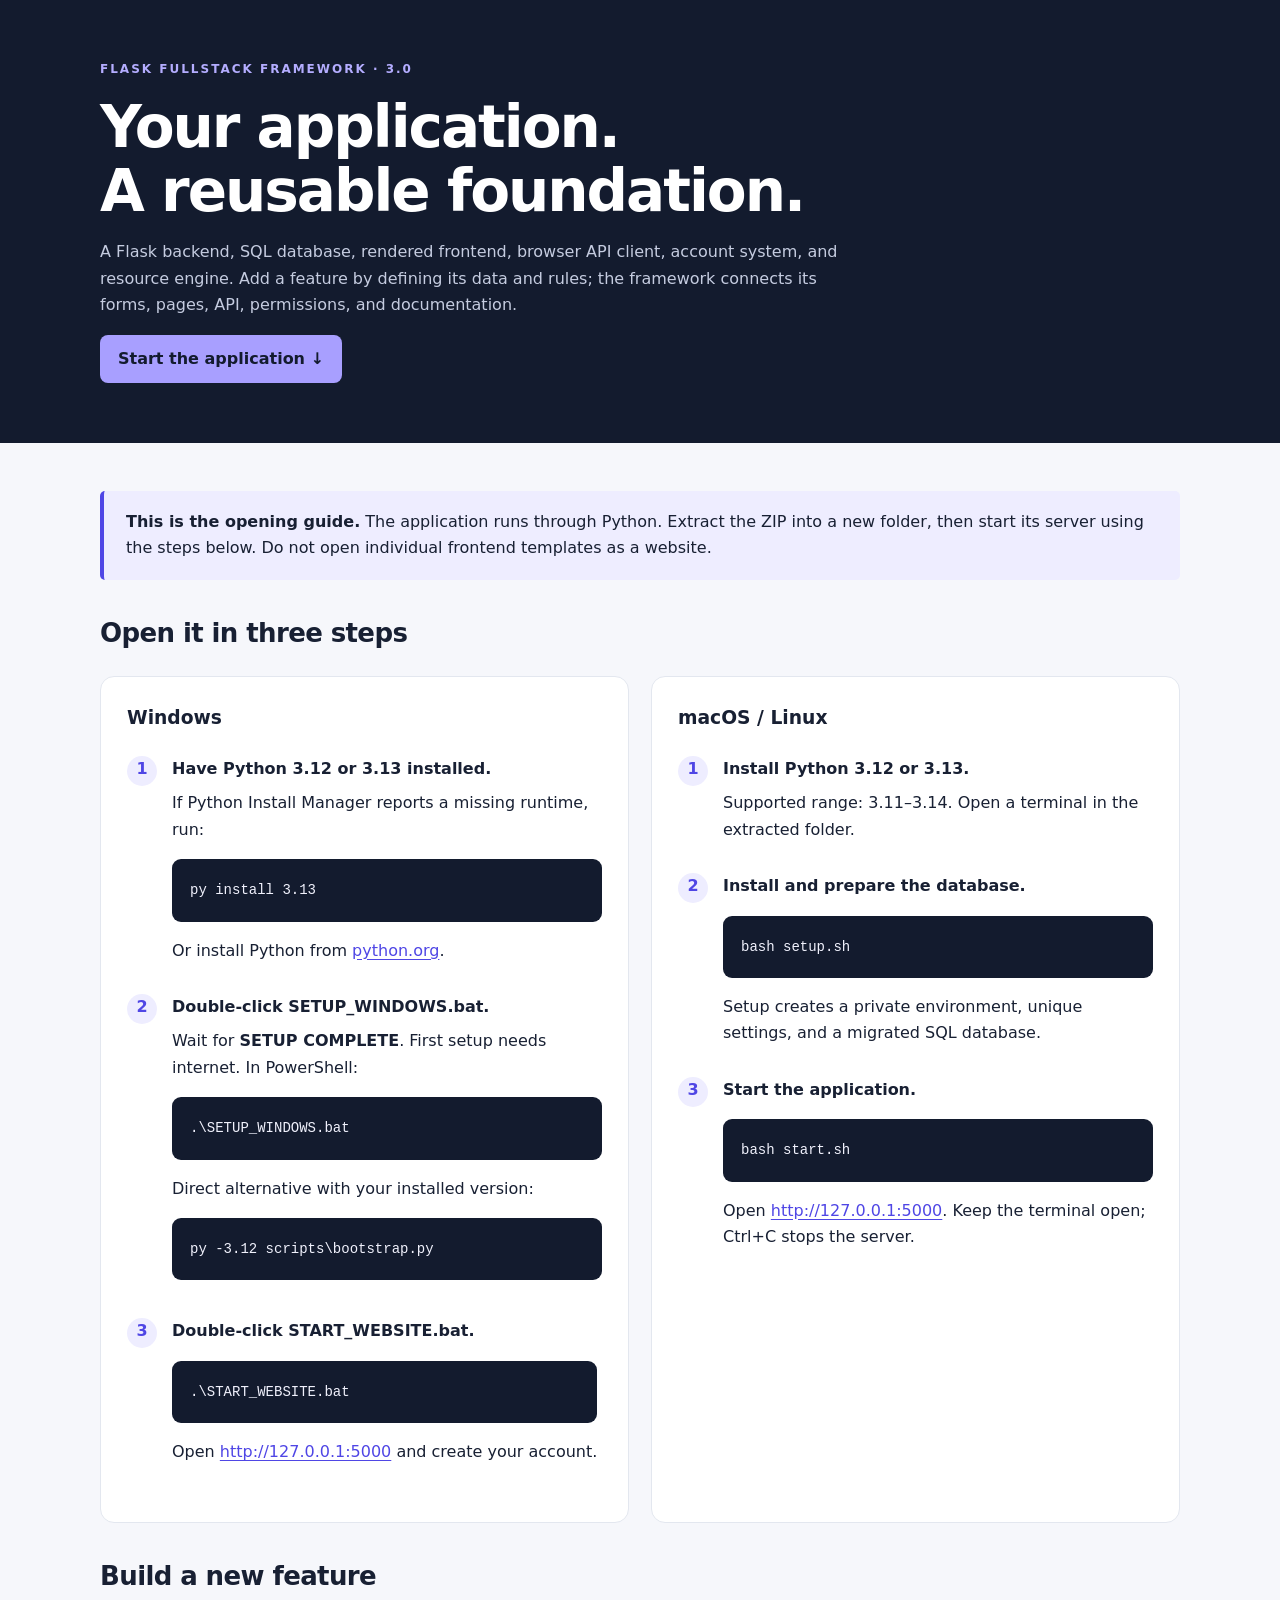
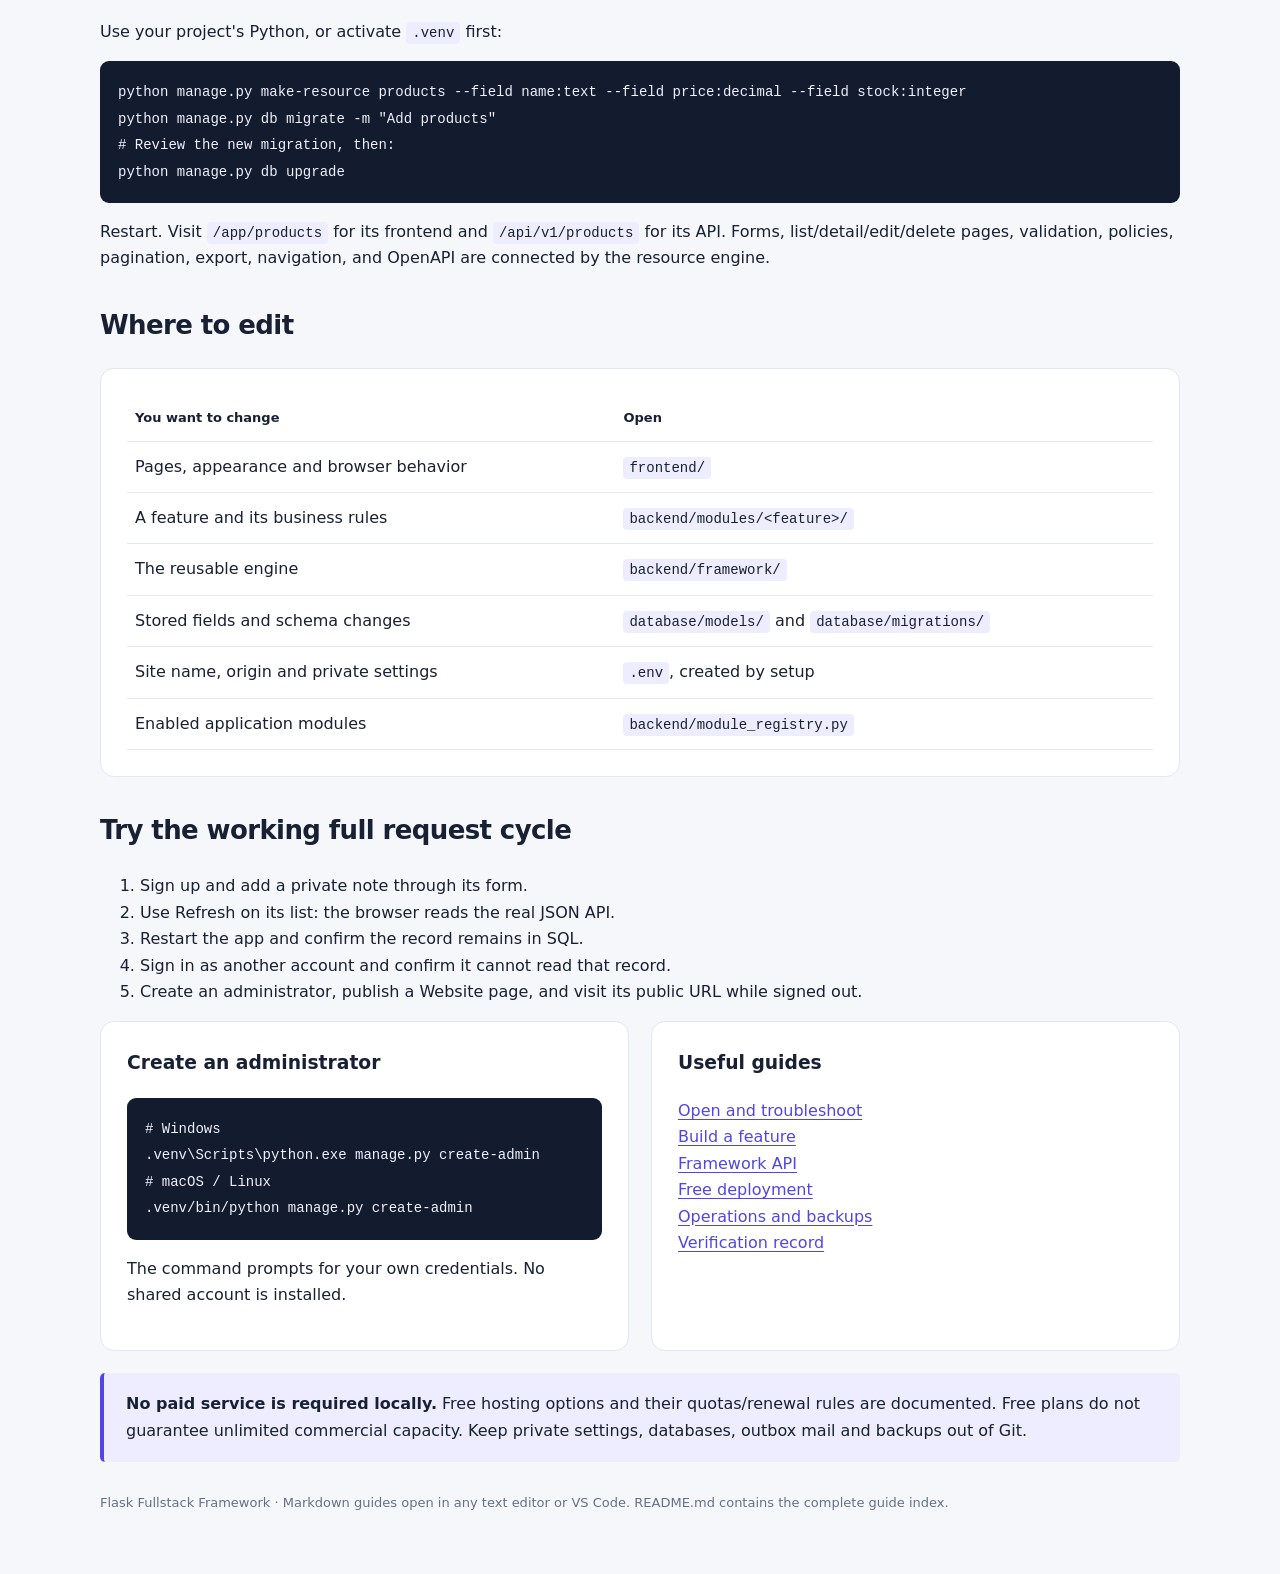
<file: Flask-Stack-Webapp-main/OPEN_ME_FIRST.html>
<!doctype html>
<html lang="en">
<head>
  <meta charset="utf-8">
  <meta name="viewport" content="width=device-width,initial-scale=1">
  <title>Open the Flask Fullstack Framework</title>
  <style>
    *{box-sizing:border-box}body{margin:0;background:#f6f7fb;color:#182033;font:16px/1.65 system-ui,-apple-system,Segoe UI,sans-serif}header{background:#131b2e;color:white;padding:60px max(24px,calc((100vw - 1080px)/2))}header p{max-width:760px;color:#c5cce0}h1{font-size:clamp(34px,5vw,58px);line-height:1.1;letter-spacing:-2px;margin:16px 0}h2{font-size:26px;letter-spacing:-.6px;margin-top:32px}h3{margin-top:0}main{max-width:1128px;margin:auto;padding:26px 24px 60px}.eyebrow{font-size:12px;letter-spacing:2px;font-weight:750;color:#b4adff}.grid{display:grid;grid-template-columns:1fr 1fr;gap:22px}.card{background:white;border:1px solid #e3e7ef;border-radius:14px;padding:26px}.step{display:flex;gap:15px;margin:22px 0}.number{flex:none;width:30px;height:30px;border-radius:50%;background:#eeedff;color:#4f46e5;text-align:center;font-weight:750}.step p{margin:0 0 8px}a{color:#4f46e5;text-underline-offset:3px}code{font:14px/1.5 ui-monospace,Consolas,monospace;background:#eeedff;padding:3px 6px;border-radius:4px;overflow-wrap:anywhere}pre{background:#131b2e;color:#f0f1fc;border-radius:9px;padding:18px;overflow:auto;white-space:pre-wrap}pre code{background:none;padding:0;color:inherit}.note{padding:18px 22px;background:#eeedff;border-left:4px solid #4f46e5;border-radius:5px;margin:22px 0}.button{display:inline-block;background:#a89fff;color:#131b2e;padding:11px 18px;border-radius:8px;text-decoration:none;font-weight:750}table{width:100%;border-collapse:collapse}th,td{padding:12px 8px;border-bottom:1px solid #e3e7ef;vertical-align:top;text-align:left}th{font-size:13px}footer{font-size:13px;color:#647089;margin-top:30px}@media(max-width:720px){.grid{grid-template-columns:1fr}header{padding:40px 24px}.card{padding:20px}h1{letter-spacing:-1px}table{font-size:14px}}
  </style>
</head>
<body>
<header><div class="eyebrow">FLASK FULLSTACK FRAMEWORK · 3.0</div><h1>Your application.<br>A reusable foundation.</h1><p>A Flask backend, SQL database, rendered frontend, browser API client, account system, and resource engine. Add a feature by defining its data and rules; the framework connects its forms, pages, API, permissions, and documentation.</p><a class="button" href="#start">Start the application ↓</a></header>
<main>
  <div class="note"><strong>This is the opening guide.</strong> The application runs through Python. Extract the ZIP into a new folder, then start its server using the steps below. Do not open individual frontend templates as a website.</div>
  <h2 id="start">Open it in three steps</h2>
  <div class="grid">
    <section class="card"><h3>Windows</h3>
      <div class="step"><span class="number">1</span><div><p><strong>Have Python 3.12 or 3.13 installed.</strong></p><p>If Python Install Manager reports a missing runtime, run:</p><pre><code>py install 3.13</code></pre><p>Or install Python from <a href="https://www.python.org/downloads/">python.org</a>.</p></div></div>
      <div class="step"><span class="number">2</span><div><p><strong>Double-click SETUP_WINDOWS.bat.</strong></p><p>Wait for <strong>SETUP COMPLETE</strong>. First setup needs internet. In PowerShell:</p><pre><code>.\SETUP_WINDOWS.bat</code></pre><p>Direct alternative with your installed version:</p><pre><code>py -3.12 scripts\bootstrap.py</code></pre></div></div>
      <div class="step"><span class="number">3</span><div><p><strong>Double-click START_WEBSITE.bat.</strong></p><pre><code>.\START_WEBSITE.bat</code></pre><p>Open <a href="http://127.0.0.1:5000">http://127.0.0.1:5000</a> and create your account.</p></div></div>
    </section>
    <section class="card"><h3>macOS / Linux</h3>
      <div class="step"><span class="number">1</span><div><p><strong>Install Python 3.12 or 3.13.</strong></p><p>Supported range: 3.11–3.14. Open a terminal in the extracted folder.</p></div></div>
      <div class="step"><span class="number">2</span><div><p><strong>Install and prepare the database.</strong></p><pre><code>bash setup.sh</code></pre><p>Setup creates a private environment, unique settings, and a migrated SQL database.</p></div></div>
      <div class="step"><span class="number">3</span><div><p><strong>Start the application.</strong></p><pre><code>bash start.sh</code></pre><p>Open <a href="http://127.0.0.1:5000">http://127.0.0.1:5000</a>. Keep the terminal open; Ctrl+C stops the server.</p></div></div>
    </section>
  </div>
  <h2>Build a new feature</h2>
  <p>Use your project's Python, or activate <code>.venv</code> first:</p>
  <pre><code>python manage.py make-resource products --field name:text --field price:decimal --field stock:integer
python manage.py db migrate -m "Add products"
# Review the new migration, then:
python manage.py db upgrade</code></pre>
  <p>Restart. Visit <code>/app/products</code> for its frontend and <code>/api/v1/products</code> for its API. Forms, list/detail/edit/delete pages, validation, policies, pagination, export, navigation, and OpenAPI are connected by the resource engine.</p>
  <h2>Where to edit</h2>
  <section class="card"><table><thead><tr><th>You want to change</th><th>Open</th></tr></thead><tbody>
    <tr><td>Pages, appearance and browser behavior</td><td><code>frontend/</code></td></tr>
    <tr><td>A feature and its business rules</td><td><code>backend/modules/&lt;feature&gt;/</code></td></tr>
    <tr><td>The reusable engine</td><td><code>backend/framework/</code></td></tr>
    <tr><td>Stored fields and schema changes</td><td><code>database/models/</code> and <code>database/migrations/</code></td></tr>
    <tr><td>Site name, origin and private settings</td><td><code>.env</code>, created by setup</td></tr>
    <tr><td>Enabled application modules</td><td><code>backend/module_registry.py</code></td></tr>
  </tbody></table></section>
  <h2>Try the working full request cycle</h2>
  <ol><li>Sign up and add a private note through its form.</li><li>Use Refresh on its list: the browser reads the real JSON API.</li><li>Restart the app and confirm the record remains in SQL.</li><li>Sign in as another account and confirm it cannot read that record.</li><li>Create an administrator, publish a Website page, and visit its public URL while signed out.</li></ol>
  <div class="grid"><section class="card"><h3>Create an administrator</h3><pre><code># Windows
.venv\Scripts\python.exe manage.py create-admin
# macOS / Linux
.venv/bin/python manage.py create-admin</code></pre><p>The command prompts for your own credentials. No shared account is installed.</p></section><section class="card"><h3>Useful guides</h3><p><a href="docs/QUICKSTART.md">Open and troubleshoot</a><br><a href="docs/BUILD_A_FEATURE.md">Build a feature</a><br><a href="docs/FRAMEWORK_API.md">Framework API</a><br><a href="docs/FREE_DEPLOYMENT.md">Free deployment</a><br><a href="docs/OPERATIONS.md">Operations and backups</a><br><a href="docs/VALIDATION.md">Verification record</a></p></section></div>
  <div class="note"><strong>No paid service is required locally.</strong> Free hosting options and their quotas/renewal rules are documented. Free plans do not guarantee unlimited commercial capacity. Keep private settings, databases, outbox mail and backups out of Git.</div>
  <footer>Flask Fullstack Framework · Markdown guides open in any text editor or VS Code. README.md contains the complete guide index.</footer>
</main>
</body>
</html>
</file>
<file: style.css>
/* 1. Make the body background transparent so the animation shows through */
body {
  margin: 0;
  padding: 0;
  min-height: 100vh;
  background: transparent !important;
}

#vanta-bg {
  position: fixed !important;
  top: 0 !important;
  left: 0 !important;
  width: 100vw !important;
  height: 100vh !important;
  z-index: 0 !important;
  pointer-events: none !important;
}

/* 2. Make sure your main app cards sit above the animation */
.container, .app-card, main, .app-canvas-container, .app-card-frame {
  position: relative;
  z-index: 1;
}

.app-card-frame {
  background: rgba(255, 255, 255, 0.86) !important;
  backdrop-filter: blur(20px) !important;
  -webkit-backdrop-filter: blur(20px) !important;
}

/* Ambient backdrop disabled so Vanta Halo is 100% visible */
.ambient-backdrop {
  display: none !important;
}

:root {
  --text-primary: #0F172A !important;
  --text-secondary: #334155 !important;
  --text-muted: #64748B !important;
  --color-violet-600: #6366F1 !important;
  --color-lavender-500: #4F46E5 !important;
  --bg-app: transparent !important;
  --bg-card: rgba(255, 255, 255, 0.92) !important;
  --bg-canvas: rgba(255, 255, 255, 0.86) !important;
  --border-subtle: 1px solid rgba(226, 232, 240, 0.8) !important;
}
body {
  background: transparent !important;
  color: #334155 !important;
}
h1, h2, h3, h4, strong {
  color: #0F172A !important;
}

/* ==========================================================================
   LuminaEdu · Design System & Stylesheet
   Aesthetic: Pastel Lavender & Lilac, Habify Focus Wheel, Glassmorphic Dashboard
   ========================================================================== */

/* --------------------------------------------------------------------------
   1. Design Tokens & CSS Variables
   -------------------------------------------------------------------------- */
:root {
  /* Brand Pastel Lavender & Lilac Palette */
  --bg-app:             #f5f0fb;
  --bg-canvas:          rgba(255, 255, 255, 0.88);
  --bg-card:            rgba(255, 255, 255, 0.92);
  --bg-card-hover:      #ffffff;
  --bg-input:           rgba(243, 232, 255, 0.45);

  --color-violet-950:   #150c28;
  --color-violet-900:   #231244;
  --color-violet-800:   #3b1e6d;
  --color-violet-700:   #5b2b9d;
  --color-violet-600:   #7c3aed;
  --color-lavender-500: #8b5cf6;
  --color-lavender-400: #a78bfa;
  --color-lavender-300: #c4b5fd;
  --color-lavender-200: #ddd6fe;
  --color-lavender-150: #ede9fe;
  --color-lavender-100: #f3e8ff;
  --color-lavender-50:  #faf5ff;
  --color-white:        #ffffff;

  /* Accent Tones */
  --accent-cyan:        #06b6d4;
  --accent-pink:        #ec4899;
  --accent-green:       #10b981;
  --accent-amber:       #f59e0b;

  /* Text Hierarchy */
  --text-primary:       #1e1035;
  --text-secondary:     #5b4e75;
  --text-muted:         #8b7ea8;
  --text-light:         #ffffff;

  /* Glassmorphism & Borders */
  --border-card:        1px solid rgba(255, 255, 255, 0.95);
  --border-subtle:      1px solid rgba(221, 214, 254, 0.45);
  --border-focus:       1px solid rgba(124, 58, 237, 0.65);
  --glass-blur:         blur(24px);

  /* Layered Soft Shadows */
  --shadow-sm:          0 2px 6px rgba(30, 16, 53, 0.04);
  --shadow-md:          0 6px 16px rgba(30, 16, 53, 0.06), 0 2px 4px rgba(124, 58, 237, 0.04);
  --shadow-lg:          0 16px 36px rgba(30, 16, 53, 0.08), 0 4px 12px rgba(124, 58, 237, 0.06);
  --shadow-canvas:      0 28px 72px -12px rgba(35, 18, 68, 0.15), 0 8px 24px -4px rgba(139, 92, 246, 0.12);
  --shadow-glow:        0 0 24px rgba(139, 92, 246, 0.35);

  /* Radii & Typography */
  --radius-sm:          8px;
  --radius-md:          14px;
  --radius-lg:          20px;
  --radius-xl:          28px;
  --radius-pill:        9999px;

  --font-sans:          'Plus Jakarta Sans', -apple-system, BlinkMacSystemFont, 'Segoe UI', Roboto, sans-serif;
  --font-mono:          'JetBrains Mono', Menlo, Consolas, monospace;
}

/* --------------------------------------------------------------------------
   2. Reset & Global Styles
   -------------------------------------------------------------------------- */
*, *::before, *::after {
  box-sizing: border-box;
  margin: 0;
  padding: 0;
}

html {
  font-size: 16px;
  scroll-behavior: smooth;
  -webkit-font-smoothing: antialiased;
}

body {
  font-family: var(--font-sans);
  color: var(--text-primary);
  background-color: var(--bg-app);
  min-height: 100vh;
  letter-spacing: -0.02em;
  line-height: 1.5;
  overflow-x: hidden;
  position: relative;
}

button, input, textarea {
  font: inherit;
  color: inherit;
}

button {
  cursor: pointer;
  border: none;
  background: none;
}

/* --------------------------------------------------------------------------
   3. Ambient Backdrop
   -------------------------------------------------------------------------- */
.ambient-backdrop {
  position: fixed;
  inset: 0;
  pointer-events: none;
  z-index: 0;
  overflow: hidden;
}

.ambient-pattern {
  position: absolute;
  inset: 0;
  background-image: 
    radial-gradient(circle at 10% 20%, rgba(221, 214, 254, 0.35) 0%, transparent 40%),
    radial-gradient(circle at 90% 80%, rgba(243, 232, 255, 0.45) 0%, transparent 45%),
    linear-gradient(to right, rgba(221, 214, 254, 0.12) 1px, transparent 1px),
    linear-gradient(to bottom, rgba(221, 214, 254, 0.12) 1px, transparent 1px);
  background-size: 100% 100%, 100% 100%, 48px 48px, 48px 48px;
}

.floating-orb {
  position: absolute;
  border-radius: 50%;
  filter: blur(80px);
  opacity: 0.55;
  animation: orbFloat 24s ease-in-out infinite alternate;
}

.orb-1 {
  width: 500px;
  height: 500px;
  background: radial-gradient(circle, rgba(167, 139, 250, 0.4) 0%, transparent 70%);
  top: -80px;
  left: 10%;
}

.orb-2 {
  width: 580px;
  height: 580px;
  background: radial-gradient(circle, rgba(221, 214, 254, 0.6) 0%, transparent 70%);
  bottom: 0;
  right: 5%;
  animation-duration: 28s;
  animation-delay: -6s;
}

.orb-3 {
  width: 420px;
  height: 420px;
  background: radial-gradient(circle, rgba(6, 182, 212, 0.22) 0%, transparent 70%);
  top: 35%;
  left: 45%;
  animation-duration: 32s;
  animation-delay: -12s;
}

@keyframes orbFloat {
  0% { transform: translate3d(0, 0, 0) scale(1); }
  50% { transform: translate3d(35px, -25px, 0) scale(1.06); }
  100% { transform: translate3d(-25px, 35px, 0) scale(0.96); }
}

/* --------------------------------------------------------------------------
   4. Floating App Frame
   -------------------------------------------------------------------------- */
.app-canvas-container {
  position: relative;
  z-index: 1;
  max-width: 1360px;
  margin: 28px auto 48px auto;
  padding: 0 20px;
}

.app-card-frame {
  display: flex;
  background: var(--bg-canvas);
  backdrop-filter: var(--glass-blur);
  -webkit-backdrop-filter: var(--glass-blur);
  border: var(--border-card);
  border-radius: var(--radius-xl);
  box-shadow: var(--shadow-canvas);
  min-height: 860px;
  overflow: hidden;
}

/* --------------------------------------------------------------------------
   5. Sidebar Navigation
   -------------------------------------------------------------------------- */
.dashboard-sidebar {
  width: 250px;
  min-width: 250px;
  background: rgba(255, 255, 255, 0.55);
  border-right: 1px solid rgba(221, 214, 254, 0.4);
  padding: 24px 18px;
  display: flex;
  flex-direction: column;
  justify-content: space-between;
}

.sidebar-brand {
  padding: 6px 10px 22px 10px;
  border-bottom: 1px solid rgba(221, 214, 254, 0.35);
  margin-bottom: 20px;
}

.brand-logo-img {
  max-width: 160px;
  height: auto;
  display: block;
}

.sidebar-nav {
  display: flex;
  flex-direction: column;
  gap: 6px;
  flex: 1;
}

.nav-item {
  display: flex;
  align-items: center;
  gap: 12px;
  padding: 10px 14px;
  border-radius: var(--radius-md);
  font-size: 0.9rem;
  font-weight: 600;
  color: var(--text-secondary);
  transition: all 0.18s ease;
  position: relative;
}

.nav-item:hover {
  background: rgba(243, 232, 255, 0.65);
  color: var(--color-violet-950);
}

.nav-item.active {
  background: var(--color-violet-600);
  color: var(--color-white);
  box-shadow: 0 4px 14px rgba(124, 58, 237, 0.3);
}

.nav-icon {
  width: 18px;
  height: 18px;
  flex-shrink: 0;
}

.badge-count {
  margin-left: auto;
  font-family: var(--font-mono);
  font-size: 0.72rem;
  background: rgba(243, 232, 255, 0.8);
  color: var(--color-violet-800);
  padding: 2px 7px;
  border-radius: var(--radius-pill);
  font-weight: 700;
}

.nav-item.active .badge-count {
  background: rgba(255, 255, 255, 0.25);
  color: var(--color-white);
}

/* User pill */
.sidebar-footer {
  padding-top: 18px;
  border-top: 1px solid rgba(221, 214, 254, 0.35);
}

.user-pill-card {
  display: flex;
  align-items: center;
  gap: 10px;
  padding: 8px 10px;
  background: rgba(255, 255, 255, 0.85);
  border: 1px solid rgba(221, 214, 254, 0.5);
  border-radius: var(--radius-md);
  box-shadow: var(--shadow-sm);
}

.user-avatar-wrap {
  position: relative;
}

.user-avatar-initials {
  width: 34px;
  height: 34px;
  border-radius: 50%;
  background: linear-gradient(135deg, var(--color-violet-600) 0%, var(--color-lavender-400) 100%);
  color: var(--color-white);
  display: flex;
  align-items: center;
  justify-content: center;
  font-weight: 700;
  font-size: 0.95rem;
}

.avatar-status-dot {
  position: absolute;
  bottom: 0;
  right: 0;
  width: 8px;
  height: 8px;
  border-radius: 50%;
  background: var(--accent-green);
  border: 1.5px solid var(--color-white);
}

.user-info {
  display: flex;
  flex-direction: column;
}

.user-name {
  font-size: 0.84rem;
  font-weight: 700;
  color: var(--color-violet-950);
}

.user-role {
  font-size: 0.72rem;
  color: var(--text-muted);
}

/* --------------------------------------------------------------------------
   6. Main Content Area & Topbar
   -------------------------------------------------------------------------- */
.dashboard-main {
  flex: 1;
  padding: 24px 32px 36px 32px;
  display: flex;
  flex-direction: column;
  gap: 24px;
  overflow-y: auto;
}

/* Topbar */
.topbar {
  display: flex;
  align-items: center;
  justify-content: space-between;
  gap: 16px;
  flex-wrap: wrap;
}

.topbar-search {
  flex: 1;
  max-width: 440px;
}

.search-trigger-btn {
  width: 100%;
  display: flex;
  align-items: center;
  gap: 10px;
  padding: 9px 16px;
  background: rgba(255, 255, 255, 0.85);
  border: 1px solid rgba(221, 214, 254, 0.55);
  border-radius: var(--radius-pill);
  box-shadow: var(--shadow-sm);
  transition: all 0.2s ease;
  color: var(--text-secondary);
}

.search-trigger-btn:hover {
  background: var(--color-white);
  border-color: var(--color-lavender-400);
  box-shadow: var(--shadow-md);
  transform: translateY(-1px);
}

.search-icon {
  width: 16px;
  height: 16px;
  color: var(--color-lavender-500);
}

.search-placeholder {
  flex: 1;
  text-align: left;
  font-size: 0.85rem;
  color: var(--text-muted);
}

.search-shortcut {
  font-family: var(--font-mono);
  font-size: 0.7rem;
  background: rgba(237, 233, 254, 0.8);
  border: 1px solid rgba(221, 214, 254, 0.6);
  padding: 2px 6px;
  border-radius: 4px;
  color: var(--color-violet-800);
}

.topbar-right {
  display: flex;
  align-items: center;
  gap: 12px;
}

/* Live Clock Card */
.live-clock-card {
  display: flex;
  align-items: center;
  gap: 8px;
  padding: 7px 14px;
  background: rgba(255, 255, 255, 0.8);
  border: 1px solid rgba(221, 214, 254, 0.5);
  border-radius: var(--radius-pill);
  box-shadow: var(--shadow-sm);
}

.clock-time {
  font-family: var(--font-mono);
  font-size: 0.85rem;
  font-weight: 700;
  color: var(--color-violet-950);
}

.clock-date {
  font-family: var(--font-mono);
  font-size: 0.75rem;
  color: var(--text-muted);
  border-left: 1px solid rgba(221, 214, 254, 0.6);
  padding-left: 8px;
}

/* Icon button */
.icon-circle-btn {
  width: 38px;
  height: 38px;
  border-radius: 50%;
  background: rgba(255, 255, 255, 0.85);
  border: 1px solid rgba(221, 214, 254, 0.5);
  display: flex;
  align-items: center;
  justify-content: center;
  color: var(--text-secondary);
  position: relative;
  transition: all 0.18s ease;
  box-shadow: var(--shadow-sm);
}

.icon-circle-btn:hover {
  background: var(--color-white);
  color: var(--color-violet-950);
  border-color: var(--color-lavender-400);
}

.notif-badge {
  position: absolute;
  top: -2px;
  right: -2px;
  width: 16px;
  height: 16px;
  border-radius: 50%;
  background: var(--accent-pink);
  color: var(--color-white);
  font-size: 0.65rem;
  font-weight: 700;
  display: flex;
  align-items: center;
  justify-content: center;
  border: 1.5px solid var(--color-white);
}

/* --------------------------------------------------------------------------
   7. Buttons
   -------------------------------------------------------------------------- */
.button {
  display: inline-flex;
  align-items: center;
  gap: 7px;
  font-weight: 600;
  transition: all 0.2s cubic-bezier(0.16, 1, 0.3, 1);
  white-space: nowrap;
}

.button.pill {
  border-radius: var(--radius-pill);
  padding: 8px 18px;
  font-size: 0.88rem;
}

.button.small {
  padding: 5px 12px;
  font-size: 0.78rem;
}

.button.primary {
  background: linear-gradient(135deg, #7c3aed 0%, #9333ea 50%, #a855f7 100%);
  color: var(--color-white);
  box-shadow: 0 4px 12px rgba(124, 58, 237, 0.3);
}

.button.primary:hover {
  background: linear-gradient(135deg, #6d28d9 0%, #7e22ce 50%, #9333ea 100%);
  box-shadow: 0 6px 18px rgba(124, 58, 237, 0.4);
  transform: translateY(-2px);
}

.button.quiet {
  background: rgba(255, 255, 255, 0.8);
  border: 1px solid rgba(221, 214, 254, 0.5);
  color: var(--color-violet-950);
}

.button.quiet:hover {
  background: var(--color-white);
  border-color: var(--color-lavender-400);
}

.button.soft {
  background: rgba(243, 232, 255, 0.75);
  border: 1px solid rgba(221, 214, 254, 0.6);
  color: var(--color-violet-900);
}

.button.soft:hover {
  background: rgba(237, 233, 254, 0.95);
  color: var(--color-violet-950);
  box-shadow: var(--shadow-sm);
  transform: translateY(-1px);
}

.button.full {
  width: 100%;
  justify-content: center;
}

/* --------------------------------------------------------------------------
   8. Welcome Banner
   -------------------------------------------------------------------------- */
.welcome-banner {
  display: flex;
  align-items: center;
  justify-content: space-between;
  padding: 24px 28px;
  background: linear-gradient(135deg, rgba(255, 255, 255, 0.9) 0%, rgba(243, 232, 255, 0.65) 100%);
  border: 1px solid rgba(255, 255, 255, 0.95);
  border-radius: var(--radius-lg);
  box-shadow: var(--shadow-md);
  flex-wrap: wrap;
  gap: 20px;
}

.welcome-text-group {
  display: flex;
  flex-direction: column;
  gap: 4px;
}

.welcome-salutation {
  font-size: 0.85rem;
  font-weight: 700;
  color: var(--color-violet-600);
  text-transform: uppercase;
  letter-spacing: 0.06em;
}

.welcome-headline {
  font-size: 1.85rem;
  font-weight: 800;
  color: var(--color-violet-950);
  line-height: 1.15;
}

.welcome-subtext {
  font-size: 0.92rem;
  color: var(--text-secondary);
}

.banner-quick-stats {
  display: flex;
  gap: 12px;
}

.stat-bubble {
  display: flex;
  flex-direction: column;
  align-items: center;
  padding: 10px 18px;
  background: rgba(255, 255, 255, 0.9);
  border: 1px solid rgba(221, 214, 254, 0.5);
  border-radius: var(--radius-md);
  box-shadow: var(--shadow-sm);
  min-width: 90px;
}

.stat-number {
  font-size: 1.45rem;
  font-weight: 800;
  line-height: 1.1;
}

.text-violet { color: var(--color-violet-600); }
.text-cyan { color: var(--accent-cyan); }
.text-green { color: var(--accent-green); }

.stat-label {
  font-size: 0.72rem;
  color: var(--text-muted);
  font-weight: 600;
  text-transform: uppercase;
}

/* --------------------------------------------------------------------------
   9. Dashboard Modular Grid Layout
   -------------------------------------------------------------------------- */
.dashboard-grid {
  display: grid;
  grid-template-columns: repeat(3, 1fr);
  gap: 20px;
}

.grid-card {
  background: var(--bg-card);
  border: var(--border-card);
  border-radius: var(--radius-lg);
  padding: 22px;
  box-shadow: var(--shadow-md);
  display: flex;
  flex-direction: column;
  justify-content: space-between;
  transition: transform 0.2s cubic-bezier(0.16, 1, 0.3, 1), box-shadow 0.2s ease;
}

.grid-card:hover {
  transform: translateY(-3px);
  box-shadow: var(--shadow-lg);
  background: var(--bg-card-hover);
}

.card-header {
  display: flex;
  align-items: center;
  justify-content: space-between;
  margin-bottom: 16px;
}

.card-title-group {
  display: flex;
  align-items: center;
  gap: 8px;
}

.card-icon-pill {
  font-size: 1.1rem;
}

.card-header h3 {
  font-size: 1.05rem;
  font-weight: 700;
  color: var(--color-violet-950);
}

.card-tag {
  font-size: 0.72rem;
  font-weight: 600;
  padding: 3px 8px;
  background: rgba(243, 232, 255, 0.75);
  border-radius: var(--radius-pill);
  color: var(--color-violet-700);
}

/* --------------------------------------------------------------------------
   10. CARD 1: Daily Balance Wheel (Habify Inspired)
   -------------------------------------------------------------------------- */
.wheel-container {
  display: flex;
  flex-direction: column;
  align-items: center;
  gap: 16px;
  margin: 10px 0;
}

.balance-wheel-svg-wrap {
  position: relative;
  width: 170px;
  height: 170px;
}

.balance-wheel-svg {
  width: 100%;
  height: 100%;
  transform: rotate(-90deg);
}

.ring-bg {
  fill: none;
  stroke: rgba(237, 233, 254, 0.45);
  stroke-width: 8;
}

.ring-mind {
  fill: none;
  stroke: var(--accent-pink);
  stroke-width: 8;
  stroke-linecap: round;
  transition: stroke-dashoffset 0.8s ease;
}

.ring-body {
  fill: none;
  stroke: var(--accent-cyan);
  stroke-width: 8;
  stroke-linecap: round;
  transition: stroke-dashoffset 0.8s ease;
}

.ring-study {
  fill: none;
  stroke: var(--color-violet-600);
  stroke-width: 8;
  stroke-linecap: round;
  transition: stroke-dashoffset 0.8s ease;
}

.wheel-center-flower {
  position: absolute;
  inset: 0;
  display: flex;
  align-items: center;
  justify-content: center;
  pointer-events: none;
}

.flower-icon {
  width: 48px;
  height: 48px;
  filter: drop-shadow(0 4px 8px rgba(124, 58, 237, 0.25));
  animation: pulseSubtle 3s ease-in-out infinite alternate;
}

@keyframes pulseSubtle {
  from { transform: scale(0.96); }
  to { transform: scale(1.04); }
}

.balance-legends {
  display: flex;
  gap: 8px;
  flex-wrap: wrap;
  justify-content: center;
}

.legend-pill {
  font-size: 0.72rem;
  font-weight: 700;
  padding: 3px 9px;
  border-radius: var(--radius-pill);
}

.pill-mind {
  background: rgba(236, 72, 153, 0.12);
  color: var(--accent-pink);
}

.pill-body {
  background: rgba(6, 182, 212, 0.12);
  color: var(--accent-cyan);
}

.pill-study {
  background: rgba(124, 58, 237, 0.12);
  color: var(--color-violet-600);
}

/* --------------------------------------------------------------------------
   11. CARD 2: Today's Goals Checklist
   -------------------------------------------------------------------------- */
.goals-checklist {
  list-style: none;
  display: flex;
  flex-direction: column;
  gap: 8px;
  margin-bottom: 14px;
}

.goal-item {
  display: flex;
  align-items: center;
  justify-content: space-between;
  padding: 8px 10px;
  border-radius: var(--radius-sm);
  background: rgba(243, 232, 255, 0.35);
  border: 1px solid rgba(221, 214, 254, 0.3);
  transition: all 0.18s ease;
}

.goal-item:hover {
  background: rgba(243, 232, 255, 0.65);
}

.custom-checkbox-wrap {
  display: flex;
  align-items: center;
  gap: 10px;
  cursor: pointer;
  flex: 1;
  user-select: none;
}

.custom-checkbox-wrap input {
  position: absolute;
  opacity: 0;
  width: 0;
  height: 0;
}

.checkbox-box {
  width: 18px;
  height: 18px;
  min-width: 18px;
  border-radius: 5px;
  border: 1.5px solid rgba(139, 92, 246, 0.5);
  background: var(--color-white);
  display: flex;
  align-items: center;
  justify-content: center;
  transition: all 0.18s ease;
}

.checkbox-box svg {
  width: 10px;
  height: 10px;
  stroke: var(--color-white);
  stroke-width: 2.2;
  fill: none;
  opacity: 0;
  transform: scale(0.6);
  transition: all 0.18s cubic-bezier(0.34, 1.56, 0.64, 1);
}

.custom-checkbox-wrap input:checked ~ .checkbox-box {
  background: var(--color-violet-600);
  border-color: var(--color-violet-600);
}

.custom-checkbox-wrap input:checked ~ .checkbox-box svg {
  opacity: 1;
  transform: scale(1);
}

.goal-label {
  font-size: 0.86rem;
  color: var(--text-primary);
  transition: color 0.15s ease, text-decoration 0.15s ease;
}

.goal-item.completed .goal-label {
  text-decoration: line-through;
  color: var(--text-muted);
}

.goal-tag {
  font-size: 0.68rem;
  font-weight: 600;
  padding: 2px 7px;
  border-radius: 4px;
  background: rgba(221, 214, 254, 0.55);
  color: var(--color-violet-800);
}

.add-goal-row {
  display: flex;
  gap: 8px;
  align-items: center;
}

.add-goal-row input {
  flex: 1;
  padding: 6px 12px;
  border: 1px solid rgba(221, 214, 254, 0.5);
  border-radius: var(--radius-pill);
  font-size: 0.82rem;
  outline: none;
  background: var(--bg-input);
}

.add-goal-row input:focus {
  border-color: var(--color-lavender-400);
  background: var(--color-white);
}

/* --------------------------------------------------------------------------
   12. CARD 3: Learning Progress & Streak
   -------------------------------------------------------------------------- */
.streak-banner {
  display: flex;
  align-items: center;
  gap: 12px;
  padding: 12px 14px;
  background: linear-gradient(135deg, rgba(243, 232, 255, 0.9) 0%, rgba(237, 233, 254, 0.6) 100%);
  border: 1px solid rgba(221, 214, 254, 0.6);
  border-radius: var(--radius-md);
  margin-bottom: 16px;
}

.streak-icon-wrap {
  width: 38px;
  height: 38px;
  border-radius: 50%;
  background: rgba(245, 158, 11, 0.15);
  display: flex;
  align-items: center;
  justify-content: center;
  font-size: 1.25rem;
}

.streak-flame {
  animation: flameBounce 1.5s ease-in-out infinite alternate;
}

@keyframes flameBounce {
  from { transform: scale(0.92); }
  to { transform: scale(1.1); }
}

.streak-info {
  display: flex;
  flex-direction: column;
}

.streak-count {
  font-size: 0.95rem;
  font-weight: 800;
  color: var(--color-violet-950);
}

.streak-desc {
  font-size: 0.74rem;
  color: var(--text-secondary);
}

/* Weekly Activity Chart */
.chart-section {
  display: flex;
  flex-direction: column;
  gap: 10px;
  margin-bottom: 14px;
}

.chart-header {
  display: flex;
  justify-content: space-between;
  align-items: center;
}

.chart-title {
  font-size: 0.82rem;
  font-weight: 700;
  color: var(--color-violet-900);
}

.chart-sub {
  font-size: 0.72rem;
  color: var(--text-muted);
}

.weekly-bar-chart {
  display: flex;
  align-items: flex-end;
  justify-content: space-between;
  height: 90px;
  padding: 6px 4px 0 4px;
  border-bottom: 1px solid rgba(221, 214, 254, 0.4);
}

.chart-bar-group {
  display: flex;
  flex-direction: column;
  align-items: center;
  gap: 6px;
  height: 100%;
  justify-content: flex-end;
  width: 12%;
}

.bar-fill {
  width: 100%;
  max-width: 22px;
  background: rgba(167, 139, 250, 0.45);
  border-radius: 4px 4px 1px 1px;
  transition: all 0.3s cubic-bezier(0.34, 1.56, 0.64, 1);
  cursor: pointer;
  position: relative;
}

.bar-fill:hover {
  background: var(--color-lavender-500);
  transform: scaleY(1.05);
}

.bar-fill.active {
  background: var(--color-violet-600);
  box-shadow: 0 0 10px rgba(124, 58, 237, 0.4);
}

.bar-day {
  font-family: var(--font-mono);
  font-size: 0.7rem;
  color: var(--text-muted);
  font-weight: 600;
}

.progress-footer-stats {
  display: flex;
  justify-content: space-between;
  padding-top: 10px;
  border-top: 1px dashed rgba(221, 214, 254, 0.45);
}

.progress-stat-item {
  display: flex;
  flex-direction: column;
}

.stat-sub {
  font-size: 0.7rem;
  color: var(--text-muted);
}

.stat-main {
  font-size: 0.88rem;
  color: var(--color-violet-950);
}

/* --------------------------------------------------------------------------
   13. CARD 4: Mini Calendar & Schedule
   -------------------------------------------------------------------------- */
.calendar-nav-buttons {
  display: flex;
  align-items: center;
  gap: 6px;
}

.mini-nav-btn {
  width: 22px;
  height: 22px;
  border-radius: 4px;
  background: rgba(243, 232, 255, 0.8);
  border: 1px solid rgba(221, 214, 254, 0.5);
  font-size: 0.85rem;
  display: flex;
  align-items: center;
  justify-content: center;
  color: var(--color-violet-900);
}

.calendar-month-label {
  font-size: 0.78rem;
  font-weight: 700;
  color: var(--color-violet-950);
}

.mini-calendar-wrap {
  display: flex;
  flex-direction: column;
  gap: 6px;
  margin-bottom: 14px;
}

.calendar-weekdays {
  display: grid;
  grid-template-columns: repeat(7, 1fr);
  text-align: center;
  font-size: 0.68rem;
  font-weight: 700;
  color: var(--text-muted);
}

.calendar-days-grid {
  display: grid;
  grid-template-columns: repeat(7, 1fr);
  gap: 4px;
  text-align: center;
}

.cal-day {
  height: 26px;
  display: flex;
  align-items: center;
  justify-content: center;
  font-size: 0.74rem;
  font-weight: 600;
  border-radius: 6px;
  color: var(--text-primary);
  cursor: pointer;
  transition: all 0.15s ease;
}

.cal-day:hover {
  background: rgba(243, 232, 255, 0.8);
}

.cal-day.today {
  background: var(--color-violet-600);
  color: var(--color-white);
  box-shadow: 0 2px 6px rgba(124, 58, 237, 0.35);
}

.cal-day.empty {
  pointer-events: none;
  opacity: 0;
}

.upcoming-events-section {
  display: flex;
  flex-direction: column;
  gap: 8px;
}

.sub-heading {
  font-size: 0.78rem;
  font-weight: 700;
  color: var(--text-secondary);
  text-transform: uppercase;
}

.event-item {
  display: flex;
  align-items: center;
  gap: 10px;
  padding: 6px 8px;
  border-radius: var(--radius-sm);
  background: rgba(243, 232, 255, 0.3);
}

.event-indicator {
  width: 6px;
  height: 24px;
  border-radius: 3px;
}

.dot-violet { background: var(--color-violet-600); }
.dot-blue { background: var(--accent-cyan); }

.event-info {
  display: flex;
  flex-direction: column;
}

.event-title {
  font-size: 0.8rem;
  font-weight: 700;
  color: var(--color-violet-950);
}

.event-time {
  font-size: 0.68rem;
  color: var(--text-muted);
}

/* --------------------------------------------------------------------------
   14. CARD 5: Study Notes
   -------------------------------------------------------------------------- */
.notes-container {
  display: flex;
  flex-direction: column;
  gap: 8px;
  max-height: 220px;
  overflow-y: auto;
  margin-top: 4px;
}

.note-item {
  padding: 10px 12px;
  background: rgba(255, 255, 255, 0.85);
  border: 1px solid rgba(221, 214, 254, 0.45);
  border-radius: var(--radius-md);
  display: flex;
  flex-direction: column;
  gap: 4px;
  position: relative;
  transition: all 0.15s ease;
}

.note-item:hover {
  background: var(--color-white);
  border-color: var(--color-lavender-400);
  box-shadow: var(--shadow-sm);
}

.note-header-row {
  display: flex;
  align-items: center;
  justify-content: space-between;
}

.note-title {
  font-size: 0.86rem;
  font-weight: 700;
  color: var(--color-violet-950);
}

.note-delete-btn {
  font-size: 0.8rem;
  color: var(--text-muted);
  cursor: pointer;
  padding: 2px 4px;
}

.note-delete-btn:hover {
  color: #ef4444;
}

.note-snippet {
  font-size: 0.78rem;
  line-height: 1.45;
  color: var(--text-secondary);
}

/* --------------------------------------------------------------------------
   15. CARD 6: Focus Pomodoro Timer
   -------------------------------------------------------------------------- */
.timer-display-wrap {
  display: flex;
  flex-direction: column;
  align-items: center;
  gap: 6px;
  margin: 16px 0;
}

.timer-countdown {
  font-family: var(--font-mono);
  font-size: 2.8rem;
  font-weight: 800;
  color: var(--color-violet-950);
  letter-spacing: 0.04em;
  background: linear-gradient(135deg, var(--color-violet-950) 0%, var(--color-violet-700) 100%);
  -webkit-background-clip: text;
  -webkit-text-fill-color: transparent;
}

.timer-mode-label {
  font-size: 0.8rem;
  font-weight: 600;
  color: var(--color-lavender-500);
}

.timer-controls {
  display: flex;
  gap: 10px;
  justify-content: center;
}

/* --------------------------------------------------------------------------
   16. Raycast Command Palette Modal
   -------------------------------------------------------------------------- */
.raycast-modal-backdrop {
  position: fixed;
  inset: 0;
  background: rgba(21, 12, 40, 0.45);
  backdrop-filter: blur(12px);
  -webkit-backdrop-filter: blur(12px);
  z-index: 100;
  display: flex;
  align-items: flex-start;
  justify-content: center;
  padding-top: 14vh;
  opacity: 0;
  pointer-events: none;
  transition: opacity 0.2s cubic-bezier(0.16, 1, 0.3, 1);
}

.raycast-modal-backdrop.open {
  opacity: 1;
  pointer-events: auto;
}

.raycast-dialog {
  width: 100%;
  max-width: 580px;
  background: rgba(255, 255, 255, 0.92);
  backdrop-filter: blur(32px);
  -webkit-backdrop-filter: blur(32px);
  border: 1px solid rgba(255, 255, 255, 0.95);
  border-radius: var(--radius-lg);
  box-shadow: 0 24px 64px -8px rgba(21, 12, 40, 0.35);
  overflow: hidden;
  transform: translateY(-8px) scale(0.98);
  transition: transform 0.22s cubic-bezier(0.16, 1, 0.3, 1);
}

.raycast-modal-backdrop.open .raycast-dialog {
  transform: translateY(0) scale(1);
}

.raycast-search-header {
  display: flex;
  align-items: center;
  gap: 12px;
  padding: 16px 20px;
  border-bottom: 1px solid rgba(221, 214, 254, 0.35);
}

.raycast-search-icon {
  width: 18px;
  height: 18px;
  color: var(--color-lavender-500);
}

.raycast-input {
  flex: 1;
  border: none;
  outline: none;
  background: transparent;
  font-size: 1rem;
  color: var(--color-violet-950);
}

.esc-badge {
  font-family: var(--font-mono);
  font-size: 0.68rem;
  padding: 2px 6px;
  border-radius: 4px;
  background: rgba(243, 232, 255, 0.8);
  color: var(--color-violet-800);
}

.raycast-results-list {
  max-height: 320px;
  overflow-y: auto;
  padding: 8px;
}

.raycast-item {
  display: flex;
  align-items: center;
  justify-content: space-between;
  padding: 10px 14px;
  border-radius: var(--radius-sm);
  cursor: pointer;
  transition: background-color 0.1s ease;
}

.raycast-item:hover, .raycast-item.selected {
  background: rgba(124, 58, 237, 0.1);
}

.raycast-item-left {
  display: flex;
  align-items: center;
  gap: 10px;
}

.raycast-item-icon {
  font-size: 1.1rem;
}

.raycast-item-title {
  font-size: 0.88rem;
  font-weight: 600;
  color: var(--color-violet-950);
}

.raycast-item-badge {
  font-family: var(--font-mono);
  font-size: 0.7rem;
  padding: 2px 7px;
  background: rgba(243, 232, 255, 0.7);
  border-radius: 4px;
  color: var(--color-violet-800);
}

.raycast-footer {
  display: flex;
  align-items: center;
  justify-content: space-between;
  padding: 10px 18px;
  border-top: 1px solid rgba(221, 214, 254, 0.3);
  background: rgba(243, 232, 255, 0.35);
  font-size: 0.74rem;
  color: var(--text-secondary);
}

/* --------------------------------------------------------------------------
   17. Add Note Modal
   -------------------------------------------------------------------------- */
.modal-backdrop {
  position: fixed;
  inset: 0;
  background: rgba(21, 12, 40, 0.45);
  backdrop-filter: blur(12px);
  -webkit-backdrop-filter: blur(12px);
  z-index: 100;
  display: flex;
  align-items: center;
  justify-content: center;
  padding: 20px;
  opacity: 0;
  pointer-events: none;
  transition: opacity 0.2s ease;
}

.modal-backdrop.open {
  opacity: 1;
  pointer-events: auto;
}

.modal-dialog {
  width: 100%;
  max-width: 500px;
  background: var(--color-white);
  border-radius: var(--radius-lg);
  box-shadow: var(--shadow-canvas);
  overflow: hidden;
  padding: 24px;
  display: flex;
  flex-direction: column;
  gap: 16px;
}

.modal-header {
  display: flex;
  justify-content: space-between;
  align-items: center;
}

.modal-header h3 {
  font-size: 1.15rem;
  font-weight: 700;
  color: var(--color-violet-950);
}

.close-btn {
  font-size: 1.4rem;
  color: var(--text-muted);
}

.modal-input, .modal-textarea {
  width: 100%;
  padding: 10px 14px;
  border: 1px solid rgba(221, 214, 254, 0.6);
  border-radius: var(--radius-md);
  font-size: 0.9rem;
  outline: none;
  background: var(--bg-input);
}

.modal-input:focus, .modal-textarea:focus {
  border-color: var(--color-lavender-400);
  background: var(--color-white);
}

.modal-footer {
  display: flex;
  justify-content: flex-end;
  gap: 10px;
}

/* --------------------------------------------------------------------------
   18. Toast Notifications & Confetti Canvas
   -------------------------------------------------------------------------- */
.toast-container {
  position: fixed;
  bottom: 24px;
  right: 24px;
  z-index: 120;
  display: flex;
  flex-direction: column;
  gap: 10px;
  pointer-events: none;
}

.toast {
  pointer-events: auto;
  display: flex;
  align-items: center;
  gap: 10px;
  padding: 12px 18px;
  background: rgba(255, 255, 255, 0.95);
  backdrop-filter: blur(20px);
  border: 1px solid rgba(221, 214, 254, 0.65);
  border-radius: var(--radius-md);
  box-shadow: var(--shadow-lg);
  font-size: 0.85rem;
  color: var(--color-violet-950);
  animation: slideIn 0.3s cubic-bezier(0.16, 1, 0.3, 1) forwards;
}

.toast.exit {
  animation: slideOut 0.25s cubic-bezier(0.16, 1, 0.3, 1) forwards;
}

@keyframes slideIn {
  from { transform: translateX(120%); }
  to { transform: translateX(0); }
}

@keyframes slideOut {
  to { transform: translateX(120%); opacity: 0; }
}

.confetti-canvas {
  position: fixed;
  inset: 0;
  pointer-events: none;
  z-index: 150;
}

/* --------------------------------------------------------------------------
   19. Responsive Layout
   -------------------------------------------------------------------------- */
@media (max-width: 1080px) {
  .dashboard-grid {
    grid-template-columns: repeat(2, 1fr);
  }
}

@media (max-width: 820px) {
  .app-card-frame {
    flex-direction: column;
  }

  .dashboard-sidebar {
    width: 100%;
    border-right: none;
    border-bottom: 1px solid rgba(221, 214, 254, 0.4);
  }

  .dashboard-grid {
    grid-template-columns: 1fr;
  }

  .banner-quick-stats {
    width: 100%;
    justify-content: space-between;
  }
}


/* ==========================================================================
   LUMINAEDU MAXIMIZED MODALS & FULL EXPERIENCE STYLING (Standalone)
   ========================================================================== */

/* Maximize trigger pill on card headers */
.icon-expand-btn {
  border: 1px solid rgba(221, 214, 254, 0.6);
  background: rgba(243, 232, 255, 0.7);
  color: var(--color-violet-600, #7c3aed);
  font-size: 0.74rem;
  font-weight: 700;
  padding: 3px 10px;
  border-radius: 9999px;
  cursor: pointer;
  transition: all 0.2s ease;
}

.icon-expand-btn:hover {
  background: var(--color-violet-600, #7c3aed);
  color: white;
  border-color: var(--color-violet-600, #7c3aed);
  transform: translateY(-1px);
  box-shadow: 0 4px 12px rgba(124, 92, 252, 0.25);
}

/* Sidebar student tool button */
button.nav-item.nav-tool-btn {
  border: none;
  background: transparent;
  font: inherit;
  cursor: pointer;
  text-align: left;
  width: 100%;
  display: flex;
  align-items: center;
  justify-content: flex-start;
  gap: 10px;
  padding: 8px 12px;
  border-radius: 10px;
  color: var(--text-primary, #1e1035);
  transition: all 0.15s ease;
}

button.nav-item.nav-tool-btn:hover {
  background: rgba(243, 232, 255, 0.8);
  color: var(--color-violet-600, #7c3aed);
}

.tool-tag {
  margin-left: auto;
  font-size: 0.82rem;
  opacity: 0.8;
}

/* Modal Backdrop & Framework */
.full-modal-backdrop {
  position: fixed;
  inset: 0;
  background: rgba(21, 12, 40, 0.65);
  backdrop-filter: blur(8px);
  -webkit-backdrop-filter: blur(8px);
  z-index: 99999 !important;
  display: flex !important;
  align-items: center;
  justify-content: center;
  padding: 24px;
  opacity: 0;
  pointer-events: none;
  visibility: hidden;
  transition: opacity 0.25s cubic-bezier(0.16, 1, 0.3, 1), visibility 0.25s;
}

.full-modal-backdrop.open {
  opacity: 1 !important;
  pointer-events: auto !important;
  visibility: visible !important;
  display: flex !important;
}

.full-modal-dialog {
  background: #ffffff;
  border-radius: 24px;
  border: 1px solid rgba(255, 255, 255, 0.8);
  box-shadow: 0 25px 60px -15px rgba(21, 12, 40, 0.35), 0 0 0 1px rgba(221, 214, 254, 0.4);
  width: 100%;
  max-height: 90vh;
  display: flex;
  flex-direction: column;
  overflow: hidden;
  transform: scale(0.96) translateY(12px);
  transition: transform 0.25s cubic-bezier(0.16, 1, 0.3, 1);
}

.full-modal-backdrop.open .full-modal-dialog {
  transform: scale(1) translateY(0);
}

.calendar-dialog { max-width: 1060px; }
.tracker-dialog  { max-width: 960px; }
.quiz-dialog     { max-width: 780px; }
.timer-zen-dialog{ max-width: 760px; }

.full-modal-header {
  padding: 20px 28px;
  border-bottom: 1px solid rgba(221, 214, 254, 0.4);
  display: flex;
  align-items: center;
  justify-content: space-between;
  background: linear-gradient(180deg, rgba(248, 246, 255, 0.95) 0%, rgba(255, 255, 255, 0.8) 100%);
}

.header-title-block h2 {
  font-size: 1.3rem;
  font-weight: 800;
  color: var(--text-primary, #1e1035);
  margin: 0;
}

.modal-eyebrow {
  font-size: 0.66rem;
  font-weight: 800;
  letter-spacing: 0.05em;
  text-transform: uppercase;
  color: var(--color-violet-600, #7c3aed);
  display: block;
  margin-bottom: 2px;
}

.header-controls {
  display: flex;
  align-items: center;
  gap: 12px;
}

.close-modal-icon-btn {
  width: 34px;
  height: 34px;
  border-radius: 50%;
  border: 1px solid rgba(221, 214, 254, 0.6);
  background: white;
  color: var(--text-primary, #1e1035);
  font-size: 1.4rem;
  line-height: 1;
  display: flex;
  align-items: center;
  justify-content: center;
  cursor: pointer;
  transition: all 0.2s ease;
}

.close-modal-icon-btn:hover {
  background: #fee2e2;
  color: #dc2626;
  border-color: #fca5a5;
  transform: rotate(90deg);
}

.full-modal-body {
  padding: 26px 28px;
  overflow-y: auto;
  flex: 1;
}

/* 1. Full Calendar */
.calendar-body-grid {
  display: grid;
  grid-template-columns: 1.6fr 1.1fr;
  gap: 24px;
}

.cal-nav-group {
  display: flex;
  align-items: center;
  gap: 8px;
}

.full-cal-month-title {
  font-weight: 800;
  font-size: 0.95rem;
  color: var(--text-primary, #1e1035);
  min-width: 140px;
  text-align: center;
}

.full-weekdays-row {
  display: grid;
  grid-template-columns: repeat(7, 1fr);
  text-align: center;
  font-size: 0.72rem;
  font-weight: 800;
  color: var(--text-muted, #8b7ea8);
  text-transform: uppercase;
  margin-bottom: 8px;
  letter-spacing: 0.04em;
}

.full-month-days-grid {
  display: grid;
  grid-template-columns: repeat(7, 1fr);
  gap: 6px;
}

.full-cal-cell {
  min-height: 72px;
  padding: 6px;
  border-radius: 12px;
  border: 1px solid rgba(221, 214, 254, 0.45);
  background: rgba(248, 246, 255, 0.3);
  display: flex;
  flex-direction: column;
  cursor: pointer;
  transition: all 0.15s ease;
}

.full-cal-cell:hover {
  background: rgba(243, 232, 255, 0.8);
  border-color: var(--color-violet-600, #7c3aed);
  transform: translateY(-1px);
}

.full-cal-cell.today {
  border-color: var(--color-violet-600, #7c3aed);
  background: rgba(243, 232, 255, 0.6);
  box-shadow: inset 0 0 0 1px var(--color-violet-600, #7c3aed);
}

.full-cal-cell.selected {
  border-color: var(--color-violet-600, #7c3aed);
  background: rgba(237, 233, 254, 1);
  box-shadow: 0 4px 12px rgba(124, 92, 252, 0.18);
}

.full-cal-cell.empty {
  visibility: hidden;
}

.cell-num {
  font-size: 0.78rem;
  font-weight: 800;
  color: var(--text-primary, #1e1035);
  margin-bottom: 4px;
}

.full-cal-cell.today .cell-num {
  color: var(--color-violet-600, #7c3aed);
}

.cell-event-chips {
  display: flex;
  flex-direction: column;
  gap: 2px;
  overflow: hidden;
}

.chip-item {
  font-size: 0.62rem;
  font-weight: 600;
  padding: 1px 4px;
  border-radius: 4px;
  white-space: nowrap;
  overflow: hidden;
  text-overflow: ellipsis;
}

.chip-violet { background: rgba(124, 92, 252, 0.18); color: var(--color-violet-600, #7c3aed); }
.chip-blue   { background: rgba(2, 132, 199, 0.18); color: #0284c7; }
.chip-pink   { background: rgba(236, 72, 153, 0.18); color: #db2777; }
.chip-green  { background: rgba(16, 185, 129, 0.18); color: #059669; }

.day-schedule-sidebar {
  background: linear-gradient(135deg, rgba(248, 246, 255, 0.8) 0%, rgba(255, 255, 255, 0.9) 100%);
  border: 1px solid rgba(221, 214, 254, 0.6);
  border-radius: 16px;
  padding: 20px;
  display: flex;
  flex-direction: column;
  gap: 14px;
}

.schedule-sidebar-header {
  display: flex;
  justify-content: space-between;
  align-items: baseline;
}

.schedule-sidebar-header h3 {
  font-size: 1.05rem;
  font-weight: 800;
  color: var(--text-primary, #1e1035);
  margin: 0;
}

.date-chip {
  font-size: 0.72rem;
  font-weight: 700;
  color: var(--color-violet-600, #7c3aed);
  background: rgba(243, 232, 255, 0.8);
  padding: 2px 8px;
  border-radius: 9999px;
}

.add-event-form {
  display: flex;
  flex-direction: column;
  gap: 8px;
  background: white;
  padding: 12px;
  border-radius: 12px;
  border: 1px solid rgba(221, 214, 254, 0.45);
}

.event-input {
  border: 1px solid rgba(221, 214, 254, 0.6);
  border-radius: 8px;
  padding: 8px 12px;
  font-size: 0.82rem;
  outline: none;
}

.event-form-row {
  display: flex;
  gap: 6px;
  align-items: center;
}

.event-select {
  flex: 1;
  border: 1px solid rgba(221, 214, 254, 0.6);
  border-radius: 8px;
  padding: 6px 8px;
  font-size: 0.78rem;
  outline: none;
  background: white;
}

.event-time-input {
  border: 1px solid rgba(221, 214, 254, 0.6);
  border-radius: 8px;
  padding: 6px 8px;
  font-size: 0.78rem;
  outline: none;
}

.day-timeline-list {
  display: flex;
  flex-direction: column;
  gap: 8px;
  max-height: 280px;
  overflow-y: auto;
  padding-right: 4px;
}

.timeline-event-row {
  display: flex;
  align-items: center;
  gap: 12px;
  padding: 10px 12px;
  border-radius: 10px;
  background: white;
  border: 1px solid rgba(221, 214, 254, 0.5);
}

.timeline-event-row.border-violet { border-left: 4px solid var(--color-violet-600, #7c3aed); }
.timeline-event-row.border-blue   { border-left: 4px solid #0284c7; }
.timeline-event-row.border-pink   { border-left: 4px solid #db2777; }
.timeline-event-row.border-green  { border-left: 4px solid #059669; }

.timeline-time {
  font-family: var(--font-mono, monospace);
  font-size: 0.8rem;
  font-weight: 700;
  color: var(--text-muted, #8b7ea8);
  min-width: 44px;
}

.timeline-details {
  display: flex;
  flex-direction: column;
  gap: 2px;
}

.timeline-details strong {
  font-size: 0.85rem;
  color: var(--text-primary, #1e1035);
}

.type-tag {
  font-size: 0.62rem;
  font-weight: 700;
  width: fit-content;
}

.tag-violet { color: var(--color-violet-600, #7c3aed); }
.tag-blue   { color: #0284c7; }
.tag-pink   { color: #db2777; }
.tag-green  { color: #059669; }

.empty-schedule-box {
  text-align: center;
  padding: 24px;
  color: var(--text-muted, #8b7ea8);
  font-size: 0.8rem;
}

/* 2. Full Habit Matrix */
.tracker-kpi-row {
  display: grid;
  grid-template-columns: repeat(3, 1fr);
  gap: 16px;
  margin-bottom: 22px;
}

.kpi-card {
  display: flex;
  align-items: center;
  gap: 14px;
  padding: 16px 20px;
  border-radius: 16px;
  background: linear-gradient(135deg, rgba(248, 246, 255, 0.8) 0%, rgba(255, 255, 255, 0.9) 100%);
  border: 1px solid rgba(221, 214, 254, 0.5);
}

.kpi-icon {
  font-size: 1.8rem;
}

.kpi-data strong {
  display: block;
  font-size: 1.25rem;
  font-weight: 800;
  color: var(--text-primary, #1e1035);
}

.kpi-data small {
  font-size: 0.72rem;
  color: var(--text-muted, #8b7ea8);
}

.habit-matrix-wrap {
  overflow-x: auto;
  margin-bottom: 24px;
  border: 1px solid rgba(221, 214, 254, 0.5);
  border-radius: 16px;
  background: white;
}

.habit-matrix-table {
  width: 100%;
  border-collapse: collapse;
}

.habit-matrix-table th {
  padding: 12px 14px;
  font-size: 0.75rem;
  font-weight: 800;
  color: var(--text-muted, #8b7ea8);
  text-transform: uppercase;
  letter-spacing: 0.04em;
  background: rgba(248, 246, 255, 0.8);
  border-bottom: 1px solid rgba(221, 214, 254, 0.5);
  text-align: center;
}

.habit-matrix-table th.habit-col-th {
  text-align: left;
}

.habit-matrix-table td {
  padding: 12px 14px;
  border-bottom: 1px solid rgba(221, 214, 254, 0.3);
  text-align: center;
  vertical-align: middle;
}

.habit-name-cell {
  text-align: left !important;
  font-size: 0.88rem;
  font-weight: 600;
  color: var(--text-primary, #1e1035);
}

.habit-check-btn {
  width: 32px;
  height: 32px;
  border-radius: 8px;
  border: 1.5px solid rgba(221, 214, 254, 0.8);
  background: white;
  cursor: pointer;
  transition: all 0.15s ease;
  font-weight: 800;
  font-size: 0.85rem;
  color: white;
  display: inline-flex;
  align-items: center;
  justify-content: center;
}

.habit-check-btn:hover {
  border-color: var(--color-violet-600, #7c3aed);
  background: rgba(243, 232, 255, 0.5);
}

.habit-check-btn.checked {
  background: var(--color-violet-600, #7c3aed);
  border-color: var(--color-violet-600, #7c3aed);
  color: white;
  box-shadow: 0 2px 8px rgba(124, 92, 252, 0.3);
}

.badge-streak {
  display: inline-block;
  font-size: 0.75rem;
  font-weight: 800;
  padding: 2px 10px;
  border-radius: 9999px;
  background: rgba(245, 158, 11, 0.15);
  color: #d97706;
}

.heatmap-section {
  padding: 18px 22px;
  border-radius: 16px;
  background: linear-gradient(135deg, rgba(248, 246, 255, 0.8) 0%, rgba(255, 255, 255, 0.9) 100%);
  border: 1px solid rgba(221, 214, 254, 0.5);
}

.heatmap-header {
  display: flex;
  justify-content: space-between;
  align-items: center;
  margin-bottom: 12px;
}

.heatmap-header h4 {
  font-size: 0.92rem;
  font-weight: 800;
  color: var(--text-primary, #1e1035);
  margin: 0;
}

.heatmap-legend {
  display: flex;
  align-items: center;
  gap: 4px;
  font-size: 0.7rem;
  color: var(--text-muted, #8b7ea8);
}

.heatmap-grid {
  display: grid;
  grid-template-columns: repeat(35, 1fr);
  gap: 4px;
}

.heat-box {
  aspect-ratio: 1;
  border-radius: 3px;
}

.heat-box.level-0 { background: rgba(221, 214, 254, 0.3); }
.heat-box.level-1 { background: rgba(167, 139, 250, 0.5); }
.heat-box.level-2 { background: rgba(124, 92, 252, 0.75); }
.heat-box.level-3 { background: #7c3aed; }

/* 3. Full Quiz & Flashcards */
.quiz-mode-switch {
  display: inline-flex;
  background: rgba(221, 214, 254, 0.4);
  padding: 3px;
  border-radius: 9999px;
}

.mode-tab {
  padding: 6px 16px;
  border-radius: 9999px;
  border: none;
  background: transparent;
  font-size: 0.78rem;
  font-weight: 700;
  color: var(--text-muted, #8b7ea8);
  cursor: pointer;
  transition: all 0.2s ease;
}

.mode-tab.active {
  background: white;
  color: var(--color-violet-600, #7c3aed);
  box-shadow: 0 2px 8px rgba(30, 16, 53, 0.08);
}

.quiz-progress-bar-wrap {
  height: 6px;
  border-radius: 9999px;
  background: rgba(221, 214, 254, 0.4);
  overflow: hidden;
  margin-bottom: 12px;
}

.quiz-progress-fill {
  height: 100%;
  background: linear-gradient(90deg, var(--color-violet-600, #7c3aed) 0%, #a78bfa 100%);
  transition: width 0.3s ease;
}

.quiz-meta-row {
  display: flex;
  justify-content: space-between;
  font-size: 0.78rem;
  font-weight: 800;
  color: var(--text-muted, #8b7ea8);
  margin-bottom: 16px;
}

.quiz-question-box {
  background: rgba(248, 246, 255, 0.8);
  border: 1px solid rgba(221, 214, 254, 0.5);
  border-radius: 16px;
  padding: 20px 24px;
  margin-bottom: 20px;
}

.quiz-question-box h3 {
  font-size: 1.15rem;
  font-weight: 800;
  color: var(--text-primary, #1e1035);
  line-height: 1.45;
  margin-bottom: 6px;
}

.quiz-subtext {
  font-size: 0.78rem;
  color: var(--text-muted, #8b7ea8);
  margin: 0;
}

.quiz-options-list {
  display: flex;
  flex-direction: column;
  gap: 10px;
  margin-bottom: 22px;
}

.quiz-opt-btn {
  width: 100%;
  text-align: left;
  padding: 14px 18px;
  border-radius: 12px;
  border: 1.5px solid rgba(221, 214, 254, 0.6);
  background: white;
  font-size: 0.88rem;
  font-weight: 600;
  color: var(--text-primary, #1e1035);
  cursor: pointer;
  transition: all 0.15s ease;
}

.quiz-opt-btn:hover {
  background: rgba(243, 232, 255, 0.5);
  border-color: var(--color-violet-600, #7c3aed);
  transform: translateX(2px);
}

.quiz-opt-btn.correct {
  background: rgba(16, 185, 129, 0.12) !important;
  border-color: #10b981 !important;
  color: #065f46 !important;
}

.quiz-opt-btn.wrong {
  background: rgba(239, 68, 68, 0.12) !important;
  border-color: #ef4444 !important;
  color: #991b1b !important;
}

.quiz-footer-actions {
  display: flex;
  align-items: center;
  justify-content: space-between;
}

.feedback-msg {
  font-size: 0.88rem;
  font-weight: 700;
}

.feedback-msg.success { color: #059669; }
.feedback-msg.error   { color: #dc2626; }

.quiz-completion-banner {
  text-align: center;
  padding: 28px;
  background: rgba(243, 232, 255, 0.6);
  border-radius: 16px;
  border: 1px solid rgba(221, 214, 254, 0.6);
}

.banner-badge {
  display: inline-block;
  font-size: 0.78rem;
  font-weight: 800;
  color: var(--color-violet-600, #7c3aed);
  background: white;
  padding: 4px 14px;
  border-radius: 9999px;
  margin-bottom: 10px;
}

/* AI Generator & Points System Extensions */
.mode-tab.ai-gen-tab {
  background: linear-gradient(135deg, rgba(124, 58, 237, 0.1) 0%, rgba(192, 132, 252, 0.2) 100%);
  color: var(--color-violet-600, #7c3aed);
  font-weight: 800;
}
.mode-tab.ai-gen-tab.active {
  background: linear-gradient(135deg, var(--color-violet-600, #7c3aed) 0%, #9333ea 100%);
  color: white;
  box-shadow: 0 4px 14px rgba(124, 58, 237, 0.35);
}

.quiz-deck-ribbon {
  display: flex;
  align-items: center;
  justify-content: space-between;
  padding: 10px 28px;
  background: rgba(245, 243, 255, 0.9);
  border-bottom: 1px solid rgba(221, 214, 254, 0.4);
}

.deck-ribbon-left {
  display: flex;
  align-items: center;
  gap: 8px;
  font-size: 0.85rem;
}

.deck-ribbon-left strong {
  color: var(--ink, #1e1035);
  font-weight: 700;
}

.deck-type-tag {
  font-size: 0.68rem;
  font-weight: 800;
  text-transform: uppercase;
  letter-spacing: 0.04em;
  padding: 2px 8px;
  border-radius: 9999px;
  background: rgba(124, 58, 237, 0.12);
  color: var(--color-violet-600, #7c3aed);
}

.deck-ribbon-right {
  display: flex;
  align-items: center;
  gap: 12px;
}

.points-pill-badge {
  display: inline-flex;
  align-items: center;
  gap: 6px;
  padding: 4px 12px;
  border-radius: 9999px;
  background: white;
  border: 1px solid rgba(221, 214, 254, 0.8);
  box-shadow: 0 2px 6px rgba(30, 16, 53, 0.05);
  font-size: 0.78rem;
  font-weight: 800;
  color: var(--ink, #1e1035);
}

.points-pill-badge .star-icon {
  color: #f59e0b;
}

.points-pill-badge .streak-sub {
  color: #ea580c;
  font-weight: 700;
}

.quiz-live-stats {
  display: flex;
  align-items: center;
  gap: 8px;
}

.stat-pill {
  padding: 3px 10px;
  border-radius: 9999px;
  font-size: 0.75rem;
  font-weight: 800;
}

.streak-pill-live {
  background: rgba(254, 243, 199, 0.9);
  color: #b45309;
  border: 1px solid rgba(245, 158, 11, 0.3);
}

.score-pill-live {
  background: rgba(237, 233, 254, 0.9);
  color: var(--color-violet-600, #7c3aed);
  border: 1px solid rgba(124, 58, 237, 0.3);
}

.quiz-explanation-card {
  background: rgba(248, 246, 255, 0.95);
  border: 1.5px solid rgba(221, 214, 254, 0.8);
  border-radius: 14px;
  padding: 14px 18px;
  margin-bottom: 18px;
  animation: fadeIn 0.25s ease;
}

.quiz-explanation-card.correct-expl {
  border-color: rgba(16, 185, 129, 0.5);
  background: rgba(236, 253, 245, 0.9);
}

.quiz-explanation-card.wrong-expl {
  border-color: rgba(239, 68, 68, 0.5);
  background: rgba(254, 242, 242, 0.9);
}

.expl-header {
  display: flex;
  align-items: center;
  gap: 8px;
  margin-bottom: 6px;
}

.expl-header strong {
  font-size: 0.88rem;
  font-weight: 800;
  color: var(--ink, #1e1035);
}

.expl-points-tag {
  font-size: 0.72rem;
  font-weight: 800;
  padding: 2px 8px;
  border-radius: 9999px;
  background: #10b981;
  color: white;
  margin-left: auto;
}

.expl-body {
  font-size: 0.82rem;
  line-height: 1.45;
  color: var(--muted, #64748b);
  margin: 0;
}

/* Quiz Summary Card */
.quiz-summary-view {
  text-align: center;
  padding: 20px 10px;
}

.summary-trophy {
  font-size: 3rem;
  margin-bottom: 8px;
  animation: bounce 1s infinite alternate;
}

.summary-grade-badge {
  display: inline-block;
  font-size: 0.78rem;
  font-weight: 800;
  letter-spacing: 0.05em;
  padding: 4px 14px;
  border-radius: 9999px;
  background: rgba(124, 58, 237, 0.12);
  color: var(--color-violet-600, #7c3aed);
  margin-bottom: 10px;
}

.summary-points-total {
  font-size: 1.8rem;
  font-weight: 900;
  color: var(--ink, #1e1035);
  margin-bottom: 6px;
}

.summary-subtext {
  font-size: 0.88rem;
  color: var(--muted, #64748b);
  margin-bottom: 24px;
}

.summary-stats-grid {
  display: grid;
  grid-template-columns: repeat(4, 1fr);
  gap: 12px;
  margin-bottom: 24px;
}

.summary-stat-box {
  background: white;
  border: 1px solid rgba(221, 214, 254, 0.6);
  border-radius: 14px;
  padding: 14px;
  display: flex;
  flex-direction: column;
  gap: 4px;
  box-shadow: 0 2px 8px rgba(30, 16, 53, 0.04);
}

.summary-stat-box .stat-num {
  font-size: 1.35rem;
  font-weight: 800;
  color: var(--ink, #1e1035);
}

.summary-stat-box .stat-lbl {
  font-size: 0.72rem;
  font-weight: 700;
  color: var(--muted, #64748b);
  text-transform: uppercase;
}

.summary-actions-row {
  display: flex;
  align-items: center;
  justify-content: center;
  gap: 12px;
  flex-wrap: wrap;
}

/* Exam Mode Toggle & Timer in Ribbon */
.deck-ribbon-center {
  display: flex;
  align-items: center;
  gap: 12px;
}

.exam-mode-toggle {
  display: inline-flex;
  background: rgba(221, 214, 254, 0.4);
  padding: 3px;
  border-radius: 9999px;
  border: 1px solid rgba(221, 214, 254, 0.7);
}

.exam-toggle-btn {
  background: transparent;
  border: none;
  font-family: inherit;
  font-size: 0.74rem;
  font-weight: 700;
  color: var(--muted, #64748b);
  padding: 4px 12px;
  border-radius: 9999px;
  cursor: pointer;
  transition: all 0.2s ease;
}

.exam-toggle-btn:hover {
  color: var(--ink, #1e1035);
}

.exam-toggle-btn.active {
  background: white;
  color: var(--accent, #7c3aed);
  box-shadow: 0 1px 4px rgba(30, 16, 53, 0.08);
}

.exam-timer-pill {
  display: inline-flex;
  align-items: center;
  gap: 6px;
  padding: 4px 12px;
  border-radius: 9999px;
  background: #fee2e2;
  border: 1px solid rgba(239, 68, 68, 0.3);
  font-size: 0.78rem;
  font-weight: 800;
  font-family: monospace;
  color: #b91c1c;
}

/* Question 1..20 Navigation Matrix */
.quiz-matrix-bar {
  background: rgba(245, 243, 255, 0.85);
  border: 1px solid rgba(221, 214, 254, 0.7);
  border-radius: 14px;
  padding: 10px 14px;
  margin-bottom: 16px;
}

.quiz-matrix-top {
  display: flex;
  align-items: center;
  justify-content: space-between;
  margin-bottom: 8px;
}

.matrix-title {
  font-size: 0.68rem;
  font-weight: 800;
  letter-spacing: 0.06em;
  color: var(--accent, #7c3aed);
  text-transform: uppercase;
}

.matrix-legend {
  display: flex;
  align-items: center;
  gap: 10px;
}

.legend-chip {
  display: inline-flex;
  align-items: center;
  gap: 4px;
  font-size: 0.68rem;
  font-weight: 700;
  color: var(--muted, #64748b);
}

.legend-dot {
  width: 7px;
  height: 7px;
  border-radius: 50%;
  display: inline-block;
}

.legend-dot.active-dot { background: var(--accent, #7c3aed); box-shadow: 0 0 0 2px rgba(124, 58, 237, 0.25); }
.legend-dot.answered-dot { background: #c4b5fd; }
.legend-dot.flagged-dot { background: #f59e0b; }

.quiz-matrix-grid {
  display: flex;
  flex-wrap: wrap;
  gap: 6px;
}

.matrix-pill {
  position: relative;
  width: 32px;
  height: 32px;
  border-radius: 8px;
  background: white;
  border: 1px solid rgba(221, 214, 254, 0.8);
  font-size: 0.76rem;
  font-weight: 800;
  color: var(--ink, #1e1035);
  cursor: pointer;
  display: flex;
  align-items: center;
  justify-content: center;
  transition: all 0.15s ease;
  user-select: none;
}

.matrix-pill:hover {
  border-color: var(--accent, #7c3aed);
  transform: translateY(-1px);
}

.matrix-pill.current {
  background: var(--accent, #7c3aed);
  color: white;
  border-color: var(--accent, #7c3aed);
  box-shadow: 0 0 0 3px rgba(124, 58, 237, 0.25);
}

.matrix-pill.answered:not(.current) {
  background: rgba(237, 233, 254, 0.9);
  color: var(--accent, #7c3aed);
  border-color: #c4b5fd;
}

.matrix-pill.flagged::after {
  content: '';
  position: absolute;
  top: 2px;
  right: 2px;
  width: 6px;
  height: 6px;
  border-radius: 50%;
  background: #f59e0b;
}

.matrix-pill.correct:not(.current) {
  background: rgba(236, 253, 245, 0.95);
  color: #065f46;
  border-color: #86efac;
}

.matrix-pill.wrong:not(.current) {
  background: rgba(254, 242, 242, 0.95);
  color: #991b1b;
  border-color: #fca5a5;
}

.meta-left {
  display: flex;
  align-items: center;
  gap: 10px;
}

.flag-btn {
  font-size: 0.72rem;
  padding: 3px 10px;
  border-radius: 9999px;
  background: white;
  border: 1px solid rgba(221, 214, 254, 0.8);
  color: var(--muted, #64748b);
  cursor: pointer;
  transition: all 0.2s ease;
}

.flag-btn:hover {
  color: #d97706;
  border-color: #f59e0b;
}

.flag-btn.flagged {
  background: #fef3c7;
  color: #b45309;
  border-color: #f59e0b;
  font-weight: 800;
}

.footer-left-actions, .footer-right-actions {
  display: flex;
  align-items: center;
  gap: 10px;
}

.button.danger-soft {
  background: rgba(254, 226, 226, 0.8);
  color: #dc2626;
  border: 1px solid rgba(239, 68, 68, 0.3);
}

.button.danger-soft:hover {
  background: #fee2e2;
  color: #b91c1c;
}

/* Graded Curriculum Review Table */
.exam-review-section {
  text-align: left;
  margin-top: 28px;
  border-top: 1px solid rgba(221, 214, 254, 0.6);
  padding-top: 22px;
}

.review-header-row {
  display: flex;
  align-items: flex-end;
  justify-content: space-between;
  margin-bottom: 14px;
  gap: 12px;
  flex-wrap: wrap;
}

.review-title-col h4 {
  font-size: 1.05rem;
  font-weight: 800;
  color: var(--ink, #1e1035);
  margin-bottom: 2px;
}

.review-title-col p {
  font-size: 0.78rem;
  color: var(--muted, #64748b);
  margin: 0;
}

.review-filter-tabs {
  display: flex;
  gap: 6px;
}

.review-filter-btn {
  background: white;
  border: 1px solid rgba(221, 214, 254, 0.8);
  border-radius: 9999px;
  padding: 4px 12px;
  font-size: 0.74rem;
  font-weight: 700;
  color: var(--muted, #64748b);
  cursor: pointer;
  transition: all 0.15s ease;
}

.review-filter-btn:hover {
  color: var(--ink, #1e1035);
  border-color: var(--accent, #7c3aed);
}

.review-filter-btn.active {
  background: var(--accent, #7c3aed);
  color: white;
  border-color: var(--accent, #7c3aed);
}

.review-table-container {
  max-height: 360px;
  overflow-y: auto;
  border: 1px solid rgba(221, 214, 254, 0.7);
  border-radius: 14px;
  background: white;
  box-shadow: 0 2px 10px rgba(30, 16, 53, 0.04);
}

.exam-review-table {
  width: 100%;
  border-collapse: collapse;
  font-size: 0.82rem;
  text-align: left;
}

.exam-review-table th {
  position: sticky;
  top: 0;
  background: #f5f3ff;
  color: var(--ink, #1e1035);
  font-weight: 800;
  font-size: 0.74rem;
  text-transform: uppercase;
  letter-spacing: 0.04em;
  padding: 10px 14px;
  border-bottom: 1px solid rgba(221, 214, 254, 0.8);
  z-index: 2;
}

.exam-review-table td {
  padding: 12px 14px;
  border-bottom: 1px solid rgba(241, 245, 249, 0.9);
  vertical-align: top;
  line-height: 1.45;
}

.exam-review-table tr:hover td {
  background: rgba(250, 245, 255, 0.6);
}

.review-status-tag {
  display: inline-block;
  font-size: 0.68rem;
  font-weight: 800;
  padding: 2px 8px;
  border-radius: 9999px;
  margin-bottom: 4px;
}

.review-status-tag.tag-correct {
  background: #dcfce7;
  color: #15803d;
}

.review-status-tag.tag-wrong {
  background: #fee2e2;
  color: #b91c1c;
}

.review-user-ans {
  font-weight: 700;
}

.review-user-ans.correct {
  color: #15803d;
}

.review-user-ans.wrong {
  color: #b91c1c;
  text-decoration: line-through;
}

.review-expl-text {
  font-size: 0.78rem;
  color: var(--muted, #64748b);
  line-height: 1.4;
}

/* Spaced Repetition Mastery */
.deck-header-left {
  display: flex;
  align-items: center;
  gap: 10px;
}

.mastery-summary-badge {
  font-size: 0.72rem;
  font-weight: 800;
  background: rgba(124, 58, 237, 0.1);
  color: var(--accent, #7c3aed);
  padding: 2px 10px;
  border-radius: 9999px;
}

.flashcard-mastery-track {
  width: 100%;
  height: 6px;
  background: rgba(221, 214, 254, 0.4);
  border-radius: 9999px;
  overflow: hidden;
  margin-bottom: 12px;
}

.flashcard-mastery-fill {
  height: 100%;
  background: linear-gradient(90deg, var(--accent, #7c3aed) 0%, #10b981 100%);
  transition: width 0.3s ease;
}

.flashcard-sr-actions {
  display: flex;
  align-items: center;
  justify-content: space-between;
  gap: 12px;
}

.sr-card-nav {
  display: flex;
  align-items: center;
  gap: 10px;
}

/* Generator UI */
.quiz-generator-view {
  display: flex;
  flex-direction: column;
  gap: 16px;
}

.generator-intro-card {
  background: linear-gradient(135deg, rgba(243, 232, 255, 0.6) 0%, rgba(237, 233, 254, 0.4) 100%);
  border: 1px solid rgba(221, 214, 254, 0.6);
  border-radius: 16px;
  padding: 16px 20px;
}

.gen-title-row {
  display: flex;
  gap: 14px;
  align-items: flex-start;
}

.gen-sparkle {
  font-size: 1.5rem;
}

.gen-title-row h3 {
  font-size: 1.05rem;
  font-weight: 800;
  color: var(--ink, #1e1035);
  margin-bottom: 4px;
}

.gen-title-row p {
  font-size: 0.82rem;
  line-height: 1.45;
  color: var(--muted, #64748b);
  margin: 0;
}

.lesson-dropzone-box {
  border: 2px dashed rgba(167, 139, 250, 0.6);
  background: rgba(250, 245, 255, 0.5);
  border-radius: 16px;
  padding: 24px;
  text-align: center;
  cursor: pointer;
  transition: all 0.2s ease;
  position: relative;
}

.lesson-dropzone-box:hover, .lesson-dropzone-box.dragover {
  border-color: var(--color-violet-600, #7c3aed);
  background: rgba(243, 232, 255, 0.8);
  transform: translateY(-1px);
}

.file-input-hidden {
  display: none;
}

.dropzone-icon {
  font-size: 2rem;
  margin-bottom: 6px;
}

.dropzone-content strong {
  display: block;
  font-size: 0.92rem;
  font-weight: 700;
  color: var(--ink, #1e1035);
  margin-bottom: 4px;
}

.dropzone-types {
  font-size: 0.75rem;
  color: var(--muted, #64748b);
}

.selected-file-chip {
  display: flex;
  align-items: center;
  justify-content: space-between;
  background: white;
  border: 1px solid rgba(221, 214, 254, 0.8);
  border-radius: 12px;
  padding: 10px 16px;
  box-shadow: 0 2px 6px rgba(30, 16, 53, 0.05);
}

.file-info-col {
  display: flex;
  align-items: center;
  gap: 10px;
}

.file-info-col .file-icon {
  font-size: 1.4rem;
}

.file-info-col strong {
  display: block;
  font-size: 0.85rem;
  color: var(--ink, #1e1035);
}

.file-info-col small {
  font-size: 0.72rem;
  color: var(--muted, #64748b);
}

.remove-file-btn {
  background: transparent;
  border: none;
  font-size: 1.2rem;
  color: var(--muted, #64748b);
  cursor: pointer;
  padding: 4px 8px;
}

.remove-file-btn:hover {
  color: #ef4444;
}

.paste-text-section {
  display: flex;
  flex-direction: column;
  gap: 6px;
}

.paste-header-row {
  display: flex;
  align-items: center;
  justify-content: space-between;
  font-size: 0.78rem;
  font-weight: 700;
  color: var(--muted, #64748b);
}

.lesson-textarea {
  width: 100%;
  border-radius: 12px;
  border: 1px solid rgba(221, 214, 254, 0.7);
  padding: 12px 14px;
  font-family: inherit;
  font-size: 0.84rem;
  line-height: 1.45;
  color: var(--ink, #1e1035);
  resize: vertical;
  background: white;
  transition: border-color 0.2s ease;
}

.lesson-textarea:focus {
  outline: none;
  border-color: var(--color-violet-600, #7c3aed);
  box-shadow: 0 0 0 3px rgba(124, 58, 237, 0.12);
}

.sample-lessons-bar {
  display: flex;
  align-items: center;
  gap: 10px;
  flex-wrap: wrap;
}

.sample-label {
  font-size: 0.75rem;
  font-weight: 700;
  color: var(--muted, #64748b);
}

.sample-chips-row {
  display: flex;
  gap: 8px;
  flex-wrap: wrap;
}

.chip-sample {
  background: white;
  border: 1px solid rgba(221, 214, 254, 0.8);
  border-radius: 9999px;
  padding: 4px 12px;
  font-size: 0.75rem;
  font-weight: 700;
  color: var(--ink, #1e1035);
  cursor: pointer;
  transition: all 0.15s ease;
}

.chip-sample:hover {
  background: rgba(243, 232, 255, 0.8);
  border-color: var(--color-violet-600, #7c3aed);
  color: var(--color-violet-600, #7c3aed);
}

.gen-options-row {
  display: flex;
  gap: 14px;
  align-items: flex-end;
}

.opt-field {
  display: flex;
  flex-direction: column;
  gap: 4px;
}

.opt-field.flex-grow {
  flex: 1;
}

.opt-field label {
  font-size: 0.75rem;
  font-weight: 700;
  color: var(--muted, #64748b);
}

.gen-select, .gen-input {
  border: 1px solid rgba(221, 214, 254, 0.7);
  border-radius: 10px;
  padding: 8px 12px;
  font-size: 0.82rem;
  color: var(--ink, #1e1035);
  background: white;
}

.gen-select:focus, .gen-input:focus {
  outline: none;
  border-color: var(--color-violet-600, #7c3aed);
}

/* Loading & Stepper */
.gen-loading-state {
  background: rgba(245, 243, 255, 0.9);
  border: 1px solid rgba(221, 214, 254, 0.7);
  border-radius: 16px;
  padding: 24px;
  text-align: center;
}

.gen-spinner-ring {
  width: 40px;
  height: 40px;
  border: 3px solid rgba(124, 58, 237, 0.15);
  border-top-color: var(--color-violet-600, #7c3aed);
  border-radius: 50%;
  margin: 0 auto 12px;
  animation: spin 0.8s linear infinite;
}

.gen-loading-state h4 {
  font-size: 1.05rem;
  font-weight: 800;
  color: var(--ink, #1e1035);
  margin-bottom: 12px;
}

.gen-stepper-list {
  list-style: none;
  padding: 0;
  margin: 0 auto;
  max-width: 380px;
  text-align: left;
  display: flex;
  flex-direction: column;
  gap: 6px;
}

.stepper-step {
  font-size: 0.8rem;
  color: var(--muted, #64748b);
  padding: 4px 8px;
  border-radius: 6px;
  transition: all 0.2s ease;
}

.stepper-step.active {
  color: var(--color-violet-600, #7c3aed);
  font-weight: 800;
  background: rgba(255, 255, 255, 0.8);
}

.stepper-step.done {
  color: #10b981;
  font-weight: 700;
}

/* Success Banner */
.gen-success-banner {
  background: rgba(236, 253, 245, 0.95);
  border: 1.5px solid rgba(16, 185, 129, 0.4);
  border-radius: 16px;
  padding: 20px 24px;
  text-align: center;
  animation: fadeIn 0.3s ease;
}

.success-badge {
  display: inline-block;
  font-size: 0.72rem;
  font-weight: 800;
  letter-spacing: 0.05em;
  padding: 3px 12px;
  border-radius: 9999px;
  background: #10b981;
  color: white;
  margin-bottom: 8px;
}

.gen-success-banner h3 {
  font-size: 1.25rem;
  font-weight: 800;
  color: #065f46;
  margin-bottom: 4px;
}

.gen-success-banner p {
  font-size: 0.82rem;
  color: #047857;
  margin-bottom: 16px;
}

.success-metrics-row {
  display: flex;
  justify-content: center;
  gap: 10px;
  margin-bottom: 18px;
}

.metric-pill {
  font-size: 0.78rem;
  font-weight: 800;
  padding: 4px 12px;
  border-radius: 9999px;
  background: white;
  color: #065f46;
  border: 1px solid rgba(16, 185, 129, 0.3);
}

.success-action-btns {
  display: flex;
  justify-content: center;
  gap: 12px;
  flex-wrap: wrap;
}

.flashcard-deck-header {
  display: flex;
  align-items: center;
  justify-content: space-between;
  margin-bottom: 8px;
  font-size: 0.82rem;
  font-weight: 700;
  color: var(--muted, #64748b);
}

/* Flashcards 3D Scene */
.flashcard-card-scene {
  perspective: 1000px;
  width: 100%;
  height: 260px;
  margin: 10px 0 24px;
  cursor: pointer;
}

.flashcard-card-inner {
  position: relative;
  width: 100%;
  height: 100%;
  text-align: center;
  transition: transform 0.6s cubic-bezier(0.4, 0, 0.2, 1);
  transform-style: preserve-3d;
}

.flashcard-card-inner.flipped {
  transform: rotateY(180deg);
}

.flashcard-face {
  position: absolute;
  width: 100%;
  height: 100%;
  backface-visibility: hidden;
  -webkit-backface-visibility: hidden;
  border-radius: 20px;
  padding: 28px;
  display: flex;
  flex-direction: column;
  align-items: center;
  justify-content: center;
  box-shadow: 0 10px 30px -5px rgba(30, 16, 53, 0.08);
  border: 1.5px solid rgba(221, 214, 254, 0.8);
}

.flashcard-front {
  background: linear-gradient(135deg, #ffffff 0%, #faf5ff 100%);
}

.flashcard-back {
  background: linear-gradient(135deg, #f5f3ff 0%, #ede9fe 100%);
  transform: rotateY(180deg);
}

.flip-hint {
  font-size: 0.72rem;
  font-weight: 700;
  color: var(--color-violet-600, #7c3aed);
  text-transform: uppercase;
  letter-spacing: 0.05em;
  margin-bottom: 12px;
}

.flashcard-face h3 {
  font-size: 1.25rem;
  font-weight: 800;
  color: var(--text-primary, #1e1035);
  line-height: 1.4;
  max-width: 540px;
  margin-bottom: 12px;
}

.card-tag {
  font-size: 0.68rem;
  font-weight: 700;
  background: rgba(221, 214, 254, 0.6);
  color: var(--color-violet-600, #7c3aed);
  padding: 2px 10px;
  border-radius: 9999px;
}

.answer-box {
  display: flex;
  flex-direction: column;
  align-items: center;
  gap: 8px;
}

.answer-highlight {
  font-size: 1.35rem;
  font-weight: 800;
  color: var(--color-violet-600, #7c3aed);
}

.answer-box p {
  font-size: 0.85rem;
  color: var(--text-secondary, #5b4e75);
  max-width: 480px;
  margin: 0;
  line-height: 1.4;
}

.flashcard-controls {
  display: flex;
  align-items: center;
  justify-content: center;
  gap: 16px;
}

.card-counter {
  font-size: 0.8rem;
  font-weight: 700;
  color: var(--text-muted, #8b7ea8);
}

/* 4. Full Zen Focus Timer */
.zen-timer-body {
  display: flex;
  flex-direction: column;
  align-items: center;
  gap: 20px;
  padding: 32px 28px;
}

.timer-mode-selector {
  display: inline-flex;
  gap: 6px;
  background: rgba(221, 214, 254, 0.35);
  padding: 4px;
  border-radius: 9999px;
}

.timer-tab {
  padding: 8px 18px;
  border-radius: 9999px;
  border: none;
  background: transparent;
  font-size: 0.82rem;
  font-weight: 700;
  color: var(--text-muted, #8b7ea8);
  cursor: pointer;
  transition: all 0.2s ease;
}

.timer-tab.active {
  background: white;
  color: var(--color-violet-600, #7c3aed);
  box-shadow: 0 2px 8px rgba(30, 16, 53, 0.08);
}

.zen-clock-display {
  font-family: var(--font-mono, monospace);
  font-size: 5.5rem;
  font-weight: 800;
  color: var(--text-primary, #1e1035);
  line-height: 1;
  letter-spacing: -0.04em;
  text-shadow: 0 6px 24px rgba(124, 92, 252, 0.22);
  margin: 8px 0;
}

.zen-session-tag {
  font-size: 0.82rem;
  font-weight: 700;
  color: var(--color-violet-600, #7c3aed);
  background: rgba(243, 232, 255, 0.8);
  padding: 4px 16px;
  border-radius: 9999px;
}

.zen-controls-row {
  display: flex;
  gap: 12px;
  margin: 8px 0;
}

.focus-intention-box {
  width: 100%;
  max-width: 520px;
  display: flex;
  align-items: center;
  gap: 10px;
  background: rgba(248, 246, 255, 0.85);
  border: 1px solid rgba(221, 214, 254, 0.6);
  padding: 10px 16px;
  border-radius: 12px;
}

.focus-label {
  font-size: 0.82rem;
  font-weight: 700;
  color: var(--text-primary, #1e1035);
  white-space: nowrap;
}

.focus-intention-box input {
  border: none;
  background: transparent;
  outline: none;
  font-size: 0.85rem;
  width: 100%;
  color: var(--text-primary, #1e1035);
}

.ambient-sound-bar {
  width: 100%;
  max-width: 600px;
  display: flex;
  align-items: center;
  justify-content: space-between;
  padding: 14px 20px;
  border-radius: 14px;
  background: rgba(243, 232, 255, 0.5);
  border: 1px solid rgba(221, 214, 254, 0.5);
}

.sound-title-group {
  display: flex;
  align-items: center;
  gap: 10px;
}

.sound-icon {
  font-size: 1.4rem;
}

.sound-text strong {
  display: block;
  font-size: 0.82rem;
  font-weight: 700;
  color: var(--text-primary, #1e1035);
}

.sound-text small {
  font-size: 0.7rem;
  color: var(--text-muted, #8b7ea8);
}

.sound-controls {
  display: flex;
  align-items: center;
  gap: 8px;
}

.sound-select {
  border: 1px solid rgba(221, 214, 254, 0.6);
  border-radius: 8px;
  padding: 6px 10px;
  font-size: 0.78rem;
  outline: none;
  background: white;
}


/* ==========================================================================
   ENHANCED NEAT & AESTHETIC DASHBOARD PLACEMENT & STYLING (Standalone)
   ========================================================================== */

.dashboard-welcome-banner {
  display: flex;
  justify-content: space-between;
  align-items: center;
  gap: 24px;
  padding: 28px 32px;
  background: linear-gradient(135deg, rgba(255, 255, 255, 0.95) 0%, rgba(245, 240, 255, 0.85) 100%);
  border: 1px solid rgba(221, 214, 254, 0.6);
  border-radius: 20px;
  box-shadow: 0 10px 30px -5px rgba(124, 92, 252, 0.08);
  margin-bottom: 28px;
}

.banner-left {
  max-width: 620px;
}

.banner-status-pill {
  display: inline-flex;
  align-items: center;
  gap: 6px;
  font-size: 0.68rem;
  font-weight: 800;
  letter-spacing: 0.06em;
  color: var(--color-violet-600, #7c3aed);
  background: rgba(243, 232, 255, 0.8);
  padding: 3px 12px;
  border-radius: 9999px;
  margin-bottom: 10px;
}

.banner-title {
  font-size: 1.85rem;
  font-weight: 800;
  color: var(--text-primary, #1e1035);
  letter-spacing: -0.02em;
  margin-bottom: 8px;
  line-height: 1.2;
}

.banner-title .gradient-text {
  background: linear-gradient(135deg, #7c3aed 0%, #ec4899 100%);
  -webkit-background-clip: text;
  -webkit-text-fill-color: transparent;
}

.banner-desc {
  font-size: 0.88rem;
  color: var(--text-muted, #8b7ea8);
  line-height: 1.5;
  margin: 0;
}

.banner-right {
  display: flex;
  gap: 14px;
  flex-shrink: 0;
}

.banner-stat-chip {
  display: flex;
  align-items: center;
  gap: 12px;
  padding: 12px 16px;
  background: rgba(255, 255, 255, 0.9);
  border: 1px solid rgba(221, 214, 254, 0.6);
  border-radius: 14px;
  box-shadow: 0 4px 12px rgba(124, 92, 252, 0.04);
}

.chip-icon {
  font-size: 1.5rem;
}

.chip-text strong {
  display: block;
  font-size: 0.95rem;
  font-weight: 800;
  color: var(--text-primary, #1e1035);
}

.chip-text small {
  font-size: 0.7rem;
  font-weight: 600;
  color: var(--text-muted, #8b7ea8);
}

.streak-tag-badge {
  font-size: 0.72rem;
  font-weight: 700;
  padding: 2px 8px;
  background: rgba(245, 158, 11, 0.15);
  color: #b45309;
  border-radius: 9999px;
}

.streak-bar-chart-wrap {
  display: flex;
  flex-direction: column;
  gap: 12px;
  padding: 14px;
  background: rgba(248, 246, 255, 0.6);
  border: 1px solid rgba(221, 214, 254, 0.45);
  border-radius: 14px;
  margin: 6px 0;
}

.chart-metric-header {
  display: flex;
  justify-content: space-between;
  align-items: baseline;
}

.chart-eyebrow {
  display: block;
  font-size: 0.65rem;
  font-weight: 800;
  letter-spacing: 0.05em;
  color: var(--text-muted, #8b7ea8);
}

.chart-big-metric {
  font-size: 1.25rem;
  font-weight: 800;
  color: var(--text-primary, #1e1035);
}

.chart-big-metric small {
  font-size: 0.72rem;
  font-weight: 600;
  color: var(--text-muted, #8b7ea8);
}

.consistency-rate-badge {
  font-size: 0.72rem;
  font-weight: 700;
  padding: 2px 8px;
  background: rgba(16, 185, 129, 0.12);
  color: #059669;
  border-radius: 9999px;
}

.weekly-bar-chart {
  display: flex;
  align-items: flex-end;
  justify-content: space-between;
  height: 90px;
  padding: 4px 6px;
  border-bottom: 1.5px solid rgba(221, 214, 254, 0.5);
}

.chart-bar-group {
  display: flex;
  flex-direction: column;
  align-items: center;
  gap: 6px;
  height: 100%;
  justify-content: flex-end;
  width: 12%;
  cursor: pointer;
  position: relative;
}

.bar-fill {
  width: 100%;
  max-width: 16px;
  background: rgba(167, 139, 250, 0.4);
  border-radius: 4px 4px 2px 2px;
  transition: all 0.2s ease;
}

.chart-bar-group:hover .bar-fill,
.bar-fill.active {
  background: linear-gradient(180deg, #7c3aed 0%, #a78bfa 100%);
  box-shadow: 0 4px 10px rgba(124, 92, 252, 0.3);
}

.bar-day {
  font-family: var(--font-mono, monospace);
  font-size: 0.68rem;
  font-weight: 700;
  color: var(--text-muted, #8b7ea8);
}

.rhythm-insights-row {
  display: flex;
  justify-content: space-between;
  padding: 10px 14px;
  background: white;
  border: 1px solid rgba(221, 214, 254, 0.4);
  border-radius: 10px;
  margin-bottom: 12px;
}

.insight-item {
  display: flex;
  flex-direction: column;
}

.insight-label {
  font-size: 0.66rem;
  font-weight: 700;
  color: var(--text-muted, #8b7ea8);
  text-transform: uppercase;
}

.insight-val {
  font-size: 0.88rem;
  font-weight: 800;
  color: var(--text-primary, #1e1035);
}


/* ==========================================================================
   COZY, AESTHETIC & INTERACTIVE STUDENT TOOLS ADDITIONS
   ========================================================================== */

/* Subtitle under card titles */
.mod-subtitle {
  font-size: 0.72rem;
  font-weight: 500;
  color: var(--muted, #64748b);
  display: block;
  margin-top: 2px;
}

.serene-quote-pill {
  display: inline-flex;
  align-items: center;
  gap: 6px;
  font-size: 0.74rem;
  font-weight: 600;
  color: var(--accent, #7c3aed);
  background: rgba(243, 232, 255, 0.7);
  padding: 5px 14px;
  border-radius: 9999px;
  border: 1px solid rgba(221, 214, 254, 0.6);
}

/* 1. Quick Log Activity Row on Daily Balance */
.quick-log-actions {
  display: flex;
  flex-direction: column;
  gap: 8px;
  margin: 12px 0 6px;
  padding: 10px 12px;
  background: rgba(248, 246, 255, 0.7);
  border: 1px solid rgba(221, 214, 254, 0.45);
  border-radius: 12px;
}

.quick-log-title {
  font-size: 0.68rem;
  font-weight: 700;
  text-transform: uppercase;
  letter-spacing: 0.05em;
  color: var(--muted, #64748b);
}

.quick-log-btns {
  display: flex;
  gap: 6px;
  flex-wrap: wrap;
}

.quick-add-chip {
  padding: 5px 10px;
  font-size: 0.75rem;
  font-weight: 700;
  border-radius: 8px;
  border: 1px solid transparent;
  cursor: pointer;
  transition: all 0.18s ease;
  background: white;
}

.quick-add-chip.study {
  color: #7c3aed;
  border-color: rgba(124, 58, 237, 0.25);
}
.quick-add-chip.study:hover {
  background: #7c3aed;
  color: white;
}

.quick-add-chip.mind {
  color: #ec4899;
  border-color: rgba(236, 72, 153, 0.25);
}
.quick-add-chip.mind:hover {
  background: #ec4899;
  color: white;
}

.quick-add-chip.body {
  color: #0891b2;
  border-color: rgba(6, 182, 212, 0.25);
}
.quick-add-chip.body:hover {
  background: #0891b2;
  color: white;
}

.quick-add-chip.custom {
  color: var(--ink, #1e1035);
  background: rgba(243, 232, 255, 0.6);
  border-color: rgba(221, 214, 254, 0.5);
}
.quick-add-chip.custom:hover {
  background: var(--ink, #1e1035);
  color: white;
}

/* Custom log drawer */
.custom-log-drawer {
  padding: 10px 12px;
  background: #ffffff;
  border: 1px solid rgba(167, 139, 250, 0.4);
  border-radius: 12px;
  margin-bottom: 10px;
  box-shadow: 0 4px 14px rgba(124, 92, 252, 0.08);
}

.custom-log-row {
  display: flex;
  gap: 8px;
  align-items: center;
}

.clean-select,
.clean-num-input {
  padding: 6px 10px;
  font-size: 0.78rem;
  border: 1px solid rgba(221, 214, 254, 0.6);
  border-radius: 8px;
  background: white;
  color: var(--ink, #1e1035);
  outline: none;
  font-family: inherit;
}

.clean-select:focus,
.clean-num-input:focus {
  border-color: var(--accent, #7c3aed);
}

.clean-num-input {
  width: 80px;
}
.clean-num-input.small {
  width: 60px;
}

/* Flower blooming pulse animation when 100% completed */
.wheel-center-flower.blooming {
  animation: gentleBloom 2s infinite ease-in-out;
}
@keyframes gentleBloom {
  0%, 100% { transform: scale(1); filter: drop-shadow(0 0 4px rgba(236, 72, 153, 0.3)); }
  50% { transform: scale(1.15); filter: drop-shadow(0 0 14px rgba(236, 72, 153, 0.7)); }
}

/* 2. Goal item delete button & empty state */
.goal-item-actions {
  display: flex;
  align-items: center;
  gap: 6px;
}

.goal-del-btn {
  background: none;
  border: none;
  color: var(--muted, #64748b);
  font-size: 1.1rem;
  font-weight: 700;
  cursor: pointer;
  padding: 0 4px;
  border-radius: 4px;
  opacity: 0.45;
  transition: all 0.15s ease;
  line-height: 1;
}

.goal-item:hover .goal-del-btn,
.goal-del-btn:hover {
  opacity: 1;
  color: #ef4444;
  background: rgba(239, 68, 68, 0.1);
}

.empty-goals-msg {
  padding: 24px 12px;
  text-align: center;
  color: var(--muted, #64748b);
  font-size: 0.82rem;
  font-style: italic;
}

/* 3. Day log popup on Weekly Rhythm */
.chart-hint {
  display: block;
  font-size: 0.68rem;
  color: var(--muted, #64748b);
  text-align: center;
  margin-top: 4px;
}

.day-log-popup {
  padding: 10px 12px;
  background: #ffffff;
  border: 1px solid rgba(167, 139, 250, 0.4);
  border-radius: 12px;
  margin-bottom: 12px;
  box-shadow: 0 4px 14px rgba(124, 92, 252, 0.08);
}

.popup-header-row {
  display: flex;
  justify-content: space-between;
  align-items: center;
  font-size: 0.74rem;
  font-weight: 700;
  color: var(--ink, #1e1035);
  margin-bottom: 8px;
}

.mini-close-btn {
  background: none;
  border: none;
  cursor: pointer;
  color: var(--muted, #64748b);
  font-size: 0.85rem;
  padding: 2px 4px;
}
.mini-close-btn:hover {
  color: var(--ink, #1e1035);
}

.popup-actions-row {
  display: flex;
  gap: 6px;
  align-items: center;
  flex-wrap: wrap;
}

.quick-hour-chip {
  padding: 4px 10px;
  font-size: 0.74rem;
  font-weight: 700;
  border-radius: 8px;
  border: 1px solid rgba(124, 58, 237, 0.2);
  background: rgba(245, 240, 255, 0.7);
  color: #7c3aed;
  cursor: pointer;
  transition: all 0.15s ease;
}
.quick-hour-chip:hover {
  background: #7c3aed;
  color: white;
}

/* 4. Mini timer presets on Card 6 */
.timer-preset-pills {
  display: flex;
  gap: 6px;
  justify-content: center;
  margin: 10px 0 14px;
}

.preset-pill {
  padding: 4px 12px;
  font-size: 0.72rem;
  font-weight: 700;
  border-radius: 9999px;
  border: 1px solid rgba(221, 214, 254, 0.6);
  background: white;
  color: var(--muted, #64748b);
  cursor: pointer;
  transition: all 0.15s ease;
}

.preset-pill:hover,
.preset-pill.active {
  background: var(--accent, #7c3aed);
  color: white;
  border-color: var(--accent, #7c3aed);
}

/* 5. Add custom habit bar in Modal */
.add-habit-bar {
  display: flex;
  gap: 10px;
  align-items: center;
  padding: 12px 16px;
  background: rgba(248, 246, 255, 0.8);
  border: 1px solid rgba(221, 214, 254, 0.5);
  border-radius: 14px;
  margin-bottom: 16px;
}

.habit-input {
  flex: 1;
  padding: 8px 14px;
  font-size: 0.84rem;
  border: 1px solid rgba(221, 214, 254, 0.7);
  border-radius: 10px;
  background: white;
  color: var(--ink, #1e1035);
  outline: none;
}
.habit-input:focus {
  border-color: var(--accent, #7c3aed);
  box-shadow: 0 0 0 2px rgba(124, 92, 252, 0.15);
}

.habit-del-btn {
  background: none;
  border: none;
  color: var(--muted, #64748b);
  font-size: 0.95rem;
  cursor: pointer;
  padding: 4px 8px;
  border-radius: 6px;
  transition: all 0.15s ease;
}
.habit-del-btn:hover {
  color: #ef4444;
  background: rgba(239, 68, 68, 0.1);
}

/* 6. Comprehensive Mobile & Tablet Optimizations */
@media (max-width: 900px) {
  .app-card-frame {
    flex-direction: column;
  }
  .dashboard-sidebar {
    width: 100%;
    border-right: none;
    border-bottom: 1px solid rgba(221, 214, 254, 0.5);
  }
  .dashboard-welcome-banner {
    padding: 20px 18px;
    border-radius: 16px;
    gap: 16px;
  }
  .banner-title {
    font-size: 1.45rem;
  }
  .banner-desc {
    font-size: 0.82rem;
  }
  .banner-right {
    display: grid;
    grid-template-columns: repeat(3, 1fr);
    gap: 8px;
    width: 100%;
  }
  .banner-stat-chip {
    padding: 8px 10px;
    gap: 8px;
  }
  .dashboard-grid {
    grid-template-columns: 1fr !important;
    gap: 16px;
  }
  .grid-card {
    min-height: auto;
    padding: 18px;
    border-radius: 16px;
  }
  .full-modal-backdrop {
    padding: 12px 8px;
  }
  .full-modal-dialog {
    width: 96vw !important;
    max-width: 96vw !important;
    max-height: 94vh !important;
    border-radius: 18px;
  }
  .add-habit-bar {
    flex-direction: column;
    align-items: stretch;
    gap: 8px;
  }
  .habit-matrix-wrap {
    overflow-x: auto;
    -webkit-overflow-scrolling: touch;
  }
  .habit-matrix-table {
    min-width: 580px;
  }
}

@media (max-width: 500px) {
  .banner-right {
    grid-template-columns: 1fr;
    gap: 6px;
  }
  .custom-log-row {
    flex-wrap: wrap;
  }
  .custom-log-row .clean-select {
    width: 100%;
  }
}

/* ==========================================================================
   EXCLUSIVE MOBILE-ONLY UI/UX OPTIMIZATIONS (Smart Placement & Adaptive Sizing)
   Strictly targets mobile viewports (<= 768px and <= 480px)
   ========================================================================== */

@media (max-width: 768px) {
  /* 1. Global Viewport & Frame Ergonomics */
  html, body {
    overflow-x: hidden !important;
    width: 100% !important;
    -webkit-text-size-adjust: 100% !important;
  }

  .app-shell {
    padding: 10px 8px 24px !important;
    min-height: 100vh !important;
    width: 100% !important;
  }

  .app-frame,
  .authenticated .app-frame,
  .public-site .app-frame {
    width: 100% !important;
    max-width: 100% !important;
    border-radius: 16px !important;
    min-height: calc(100vh - 20px) !important;
    display: flex !important;
    flex-direction: column !important;
    overflow-x: hidden !important;
  }

  .main-content {
    padding: 16px 12px 28px !important;
    width: 100% !important;
  }

  /* 2. Topbar Navigation Placement & Proportions */
  .topbar {
    padding: 10px 14px !important;
    min-height: 56px !important;
    flex-wrap: wrap !important;
    gap: 8px !important;
    justify-content: space-between !important;
    background: rgba(255, 255, 255, 0.85) !important;
    backdrop-filter: blur(20px) !important;
    -webkit-backdrop-filter: blur(20px) !important;
  }

  .menu-toggle {
    display: inline-flex !important;
    width: 36px !important;
    height: 36px !important;
    padding: 6px !important;
    border-radius: 10px !important;
    align-items: center !important;
    justify-content: center !important;
    flex-shrink: 0 !important;
  }

  .topbar-left {
    display: flex !important;
    align-items: center !important;
    gap: 8px !important;
    flex: 0 0 auto !important;
  }

  .header-logo .brand-logo-full,
  .public-site .header-logo .brand-logo-full {
    height: 28px !important;
    max-width: 135px !important;
    object-fit: contain !important;
  }

  /* Public Navigation on Mobile */
  .public-nav {
    display: flex !important;
    gap: 8px !important;
    align-items: center !important;
    margin-left: auto !important;
  }

  .public-nav a:not(.button):not(.nav-signin) {
    font-size: 0.82rem !important;
  }

  .public-nav .nav-signin {
    font-size: 0.84rem !important;
    padding: 6px 8px !important;
    font-weight: 600 !important;
  }

  .public-nav .button.primary {
    padding: 6px 14px !important;
    font-size: 0.82rem !important;
    min-height: 34px !important;
    border-radius: 9999px !important;
    white-space: nowrap !important;
  }

  /* Authenticated Topbar Actions */
  .topbar-actions {
    display: flex !important;
    align-items: center !important;
    gap: 6px !important;
    margin-left: auto !important;
  }

  .header-action-btn {
    padding: 6px 12px !important;
    font-size: 0.82rem !important;
    min-height: 34px !important;
    border-radius: 9999px !important;
    white-space: nowrap !important;
  }

  .notification-btn {
    width: 34px !important;
    height: 34px !important;
    border-radius: 10px !important;
    padding: 0 !important;
    display: flex !important;
    align-items: center !important;
    justify-content: center !important;
  }

  .account-chip {
    width: 32px !important;
    height: 32px !important;
    font-size: 0.84rem !important;
  }

  .topbar-signout-form button {
    width: 32px !important;
    height: 32px !important;
    padding: 0 !important;
    display: flex !important;
    align-items: center !important;
    justify-content: center !important;
  }

  /* Search Bar row */
  .topbar-search {
    order: 3 !important;
    width: 100% !important;
    flex: 1 1 100% !important;
    margin: 6px 0 2px !important;
  }

  .topbar-search input {
    width: 100% !important;
    height: 38px !important;
    font-size: 0.88rem !important;
    padding: 8px 14px 8px 36px !important;
    border-radius: 12px !important;
  }

  .topbar-search .search-icon {
    left: 12px !important;
    top: 50% !important;
    transform: translateY(-50%) !important;
  }

  /* 3. Mobile Navigation Drawer (Sidebar) */
  .sidebar {
    position: fixed !important;
    top: 0 !important;
    bottom: 0 !important;
    left: 0 !important;
    width: 82vw !important;
    max-width: 290px !important;
    transform: translateX(-100%) !important;
    transition: transform 0.28s cubic-bezier(0.16, 1, 0.3, 1) !important;
    box-shadow: var(--shadow-xl) !important;
    z-index: 1000 !important;
    background: #ffffff !important;
  }

  .sidebar.is-open {
    transform: translateX(0) !important;
    box-shadow: 0 0 0 100vmax rgba(15, 23, 42, 0.45) !important;
  }

  .sidebar-header {
    padding: 18px 16px 14px !important;
    display: flex !important;
    align-items: center !important;
    justify-content: space-between !important;
  }

  .sidebar-header .brand-logo-full {
    height: 30px !important;
    max-width: 150px !important;
  }

  .sidebar-close {
    display: inline-flex !important;
    width: 36px !important;
    height: 36px !important;
  }

  .side-nav .nav-item {
    min-height: 46px !important;
    font-size: 0.94rem !important;
    padding: 10px 14px !important;
    border-radius: 12px !important;
    margin-bottom: 4px !important;
  }

  /* 4. Public Landing Hero & About Placement */
  .landing-hero-lumina {
    padding: 26px 8px 36px !important;
  }

  .hero-badge {
    font-size: 0.76rem !important;
    padding: 5px 12px !important;
    margin-bottom: 14px !important;
    max-width: 92% !important;
  }

  .hero-title {
    font-size: clamp(1.8rem, 7.5vw, 2.35rem) !important;
    line-height: 1.15 !important;
    letter-spacing: -0.025em !important;
    margin-bottom: 12px !important;
  }

  .hero-subtitle {
    font-size: 0.92rem !important;
    line-height: 1.55 !important;
    margin-bottom: 22px !important;
    padding: 0 4px !important;
    color: #475569 !important;
  }

  .hero-actions {
    display: flex !important;
    flex-direction: column !important;
    width: 100% !important;
    max-width: 310px !important;
    margin: 0 auto 22px !important;
    gap: 10px !important;
  }

  .hero-actions .button.large {
    width: 100% !important;
    min-height: 48px !important;
    justify-content: center !important;
    font-size: 0.95rem !important;
    font-weight: 600 !important;
    border-radius: 9999px !important;
    padding: 12px 18px !important;
  }

  .hero-subtext {
    display: flex !important;
    flex-wrap: wrap !important;
    justify-content: center !important;
    gap: 6px !important;
    width: 100% !important;
  }

  .check-pill {
    font-size: 0.74rem !important;
    padding: 4px 8px !important;
    border-radius: 9999px !important;
  }

  .about-section {
    padding: 30px 10px !important;
  }

  .section-heading {
    font-size: 1.55rem !important;
    line-height: 1.25 !important;
    margin-bottom: 8px !important;
  }

  .section-subtext {
    font-size: 0.92rem !important;
    line-height: 1.5 !important;
    margin-bottom: 22px !important;
  }

  .about-pillars-grid {
    display: grid !important;
    grid-template-columns: 1fr !important;
    gap: 12px !important;
    width: 100% !important;
  }

  .pillar-card {
    padding: 18px 16px !important;
    border-radius: 16px !important;
  }

  .preview-showcase-section {
    padding: 24px 8px !important;
  }

  .interactive-tabs {
    display: flex !important;
    overflow-x: auto !important;
    -webkit-overflow-scrolling: touch !important;
    gap: 8px !important;
    padding: 4px 2px 10px !important;
    width: 100% !important;
    scrollbar-width: none !important;
  }

  .interactive-tabs::-webkit-scrollbar {
    display: none !important;
  }

  .tab-pill-btn {
    flex: 0 0 auto !important;
    white-space: nowrap !important;
    padding: 8px 14px !important;
    font-size: 0.84rem !important;
    border-radius: 9999px !important;
  }

  .preview-showcase-card {
    padding: 16px 12px !important;
    border-radius: 16px !important;
  }

  /* 5. Mobile Authentication Layout (/auth/login & /auth/register) */
  .auth-page-container {
    padding: 6px 0 16px !important;
    width: 100% !important;
  }

  .auth-bento-card {
    display: flex !important;
    flex-direction: column !important;
    width: 100% !important;
    border-radius: 18px !important;
    overflow: hidden !important;
    border: 1px solid rgba(255, 255, 255, 0.7) !important;
  }

  .auth-preview-col {
    display: none !important;
  }

  .auth-form-col {
    padding: 24px 16px 28px !important;
    width: 100% !important;
  }

  .auth-title {
    font-size: 1.45rem !important;
    font-weight: 700 !important;
    margin-bottom: 6px !important;
  }

  .auth-subtitle {
    font-size: 0.88rem !important;
    margin-bottom: 18px !important;
    line-height: 1.45 !important;
  }

  .form-control-input {
    height: 48px !important;
    font-size: 0.95rem !important;
    padding: 12px 14px !important;
    border-radius: 12px !important;
    width: 100% !important;
  }

  .password-input-wrap .password-toggle-btn {
    width: 44px !important;
    height: 44px !important;
    top: 50% !important;
    transform: translateY(-50%) !important;
    right: 2px !important;
  }

  .auth-submit-btn,
  .google-btn {
    min-height: 48px !important;
    font-size: 0.96rem !important;
    border-radius: 12px !important;
    width: 100% !important;
    font-weight: 600 !important;
    display: flex !important;
    align-items: center !important;
    justify-content: center !important;
  }

  /* 6. Student Dashboard 3-Column Bento Mobile Stacking & Touch Sizing */
  .lumina-bento-dashboard {
    width: 100% !important;
  }

  .bento-3col-grid {
    display: flex !important;
    flex-direction: column !important;
    gap: 14px !important;
    width: 100% !important;
  }

  .bento-column {
    display: flex !important;
    flex-direction: column !important;
    gap: 14px !important;
    width: 100% !important;
  }

  .bento-card {
    padding: 16px 14px !important;
    border-radius: 16px !important;
    width: 100% !important;
    margin: 0 !important;
    box-shadow: 0 4px 14px -2px rgba(15, 23, 42, 0.05) !important;
  }

  .card-header-clean {
    display: flex !important;
    align-items: center !important;
    justify-content: space-between !important;
    margin-bottom: 12px !important;
  }

  .card-main-title {
    font-size: 1.12rem !important;
    font-weight: 700 !important;
  }

  .card-subtitle {
    font-size: 0.76rem !important;
  }

  /* Balance Donut Ring */
  .donut-chart-wrap {
    width: 135px !important;
    height: 135px !important;
    margin: 0 auto 12px !important;
  }

  .segmented-donut-svg {
    width: 135px !important;
    height: 135px !important;
  }

  .donut-center-val {
    font-size: 1.25rem !important;
    font-weight: 800 !important;
  }

  .donut-center-label {
    font-size: 0.68rem !important;
  }

  .balance-breakdown-bars {
    width: 100% !important;
    gap: 9px !important;
  }

  .breakdown-meta {
    font-size: 0.8rem !important;
  }

  /* Quick Log Session Chips */
  .quick-log-section {
    margin-top: 14px !important;
    padding-top: 12px !important;
  }

  .quick-log-chips {
    display: flex !important;
    flex-wrap: wrap !important;
    gap: 6px !important;
    width: 100% !important;
  }

  .log-chip {
    flex: 1 1 calc(50% - 6px) !important;
    min-height: 40px !important;
    font-size: 0.82rem !important;
    border-radius: 10px !important;
    padding: 8px 10px !important;
    text-align: center !important;
    display: flex !important;
    align-items: center !important;
    justify-content: center !important;
  }

  .custom-log-inputs {
    display: flex !important;
    flex-direction: column !important;
    width: 100% !important;
    gap: 8px !important;
    margin-top: 10px !important;
  }

  .custom-log-inputs .clean-select,
  .custom-log-inputs .clean-input-num,
  #submitCustomLogBtn {
    width: 100% !important;
    height: 44px !important;
    font-size: 0.92rem !important;
  }

  /* Pomodoro Focus Chamber */
  .pomo-time {
    font-size: 2.5rem !important;
    font-weight: 800 !important;
    text-align: center !important;
    margin: 8px 0 !important;
  }

  .pomo-mode-selector {
    display: flex !important;
    gap: 6px !important;
    width: 100% !important;
    justify-content: space-between !important;
    margin-bottom: 12px !important;
  }

  .pomo-mode-pill {
    flex: 1 !important;
    padding: 6px 8px !important;
    font-size: 0.78rem !important;
    text-align: center !important;
    border-radius: 9999px !important;
  }

  .pomo-controls {
    display: flex !important;
    gap: 8px !important;
    width: 100% !important;
    justify-content: center !important;
  }

  .pomo-ctrl-btn {
    flex: 1 !important;
    min-height: 46px !important;
    font-size: 0.92rem !important;
    border-radius: 12px !important;
  }

  /* Tasks & Priority Checklist */
  .task-input-bar {
    display: flex !important;
    flex-direction: column !important;
    gap: 8px !important;
    margin-bottom: 12px !important;
    width: 100% !important;
  }

  .task-input-bar input,
  .task-input-bar button {
    width: 100% !important;
    height: 44px !important;
    font-size: 0.92rem !important;
  }

  .task-item {
    display: flex !important;
    align-items: center !important;
    padding: 12px 10px !important;
    gap: 10px !important;
    min-height: 48px !important;
    border-radius: 12px !important;
    width: 100% !important;
  }

  .task-item input[type="checkbox"] {
    width: 22px !important;
    height: 22px !important;
    flex-shrink: 0 !important;
  }

  .task-item .task-text {
    font-size: 0.88rem !important;
    flex: 1 !important;
    word-break: break-word !important;
  }

  /* Weekly Consistency Bar Chart */
  .weekly-bar-chart-container {
    height: 110px !important;
    padding: 8px 4px !important;
    gap: 6px !important;
    width: 100% !important;
  }

  .popup-actions-row {
    display: flex !important;
    flex-wrap: wrap !important;
    gap: 6px !important;
    width: 100% !important;
  }

  .popup-actions-row button,
  .popup-actions-row input {
    min-height: 38px !important;
    font-size: 0.82rem !important;
  }

  /* Deadlines Card & Mini Calendar */
  .mini-calendar-days-grid {
    display: grid !important;
    grid-template-columns: repeat(7, 1fr) !important;
    gap: 3px !important;
    width: 100% !important;
  }

  .mini-calendar-days-grid .cal-day-cell {
    min-height: 30px !important;
    font-size: 0.76rem !important;
    padding: 2px !important;
    border-radius: 6px !important;
  }

  .deadline-item {
    padding: 10px 12px !important;
    font-size: 0.84rem !important;
    border-radius: 10px !important;
    gap: 8px !important;
  }

  /* AI Study Lab Card */
  .lab-desc-text {
    font-size: 0.86rem !important;
    line-height: 1.5 !important;
    margin-bottom: 14px !important;
  }

  .lab-launcher-content button {
    width: 100% !important;
    min-height: 48px !important;
    font-size: 0.92rem !important;
    padding: 12px 14px !important;
    border-radius: 9999px !important;
  }

  /* Storage Vault Widget */
  .vault-metrics-row {
    display: grid !important;
    grid-template-columns: 1fr 1fr !important;
    gap: 8px !important;
    margin-bottom: 12px !important;
  }

  .vault-metric-item {
    padding: 10px !important;
    border-radius: 10px !important;
  }

  .vault-metric-val {
    font-size: 1.15rem !important;
  }

  .quota-label-split {
    font-size: 0.76rem !important;
    flex-wrap: wrap !important;
    gap: 4px !important;
  }

  /* 7. Storage Vault Page (/files) Mobile Layout */
  .vault-heading-card {
    padding: 18px 14px !important;
    border-radius: 16px !important;
    margin-bottom: 14px !important;
  }

  .vault-title-row {
    display: flex !important;
    flex-direction: column !important;
    align-items: stretch !important;
    gap: 14px !important;
  }

  .vault-main-title {
    font-size: 1.4rem !important;
    line-height: 1.2 !important;
  }

  .vault-subtext {
    font-size: 0.86rem !important;
    line-height: 1.45 !important;
  }

  .vault-quota-card {
    width: 100% !important;
    padding: 14px !important;
    border-radius: 14px !important;
  }

  .dropzone-interactive-box {
    padding: 22px 12px !important;
    border-radius: 16px !important;
  }

  .dropzone-heading {
    font-size: 0.95rem !important;
  }

  .dropzone-sub {
    font-size: 0.8rem !important;
  }

  .vault-format-chips {
    display: flex !important;
    flex-wrap: wrap !important;
    justify-content: center !important;
    gap: 4px !important;
  }

  .v-chip {
    font-size: 0.74rem !important;
    padding: 3px 7px !important;
  }

  .vault-table-section {
    padding: 16px 12px !important;
    border-radius: 16px !important;
  }

  .vault-table-wrap {
    width: 100% !important;
    overflow-x: auto !important;
    -webkit-overflow-scrolling: touch !important;
    border-radius: 10px !important;
  }

  .vault-files-table {
    min-width: 520px !important;
  }

  .vault-files-table th,
  .vault-files-table td {
    padding: 10px 8px !important;
    font-size: 0.84rem !important;
  }

  .action-btn-group {
    display: flex !important;
    gap: 4px !important;
    justify-content: flex-end !important;
    flex-wrap: wrap !important;
  }

  /* 8. Full-Screen Modals & Popups on Mobile */
  .full-modal-backdrop {
    padding: 8px 6px !important;
    align-items: flex-end !important;
  }

  .full-modal-dialog {
    width: 100% !important;
    max-width: 100% !important;
    max-height: 90vh !important;
    border-radius: 20px 20px 0 0 !important;
    margin: 0 !important;
  }

  .full-modal-header {
    padding: 14px 16px !important;
  }

  .header-title-block h2 {
    font-size: 1.15rem !important;
  }

  .close-modal-icon-btn {
    width: 36px !important;
    height: 36px !important;
    min-width: 36px !important;
  }

  .full-modal-body {
    padding: 16px 14px !important;
    overflow-y: auto !important;
    -webkit-overflow-scrolling: touch !important;
  }

  /* Calendar Dialog */
  .calendar-body-grid {
    display: flex !important;
    flex-direction: column !important;
    gap: 16px !important;
  }

  /* Habit Matrix Dialog */
  .matrix-stats-grid {
    display: grid !important;
    grid-template-columns: 1fr 1fr !important;
    gap: 8px !important;
  }

  .add-habit-bar {
    display: flex !important;
    flex-direction: column !important;
    width: 100% !important;
    gap: 8px !important;
  }

  .add-habit-bar input,
  .add-habit-bar select,
  .add-habit-bar button {
    width: 100% !important;
    height: 44px !important;
    font-size: 0.9rem !important;
  }

  .habit-matrix-wrap {
    width: 100% !important;
    overflow-x: auto !important;
    -webkit-overflow-scrolling: touch !important;
  }

  .habit-matrix-table {
    min-width: 500px !important;
  }

  /* AI Study Lab Quiz Dialog */
  .clean-dropzone-box {
    padding: 22px 12px !important;
  }

  .study-config-row {
    display: flex !important;
    flex-direction: column !important;
    gap: 8px !important;
    width: 100% !important;
  }

  .study-config-row select,
  #generateAiQuizBtn {
    width: 100% !important;
    min-height: 46px !important;
  }

  .exam-header-bar {
    display: flex !important;
    flex-wrap: wrap !important;
    justify-content: space-between !important;
    gap: 8px !important;
    margin-bottom: 12px !important;
  }

  .exam-question-text {
    font-size: 1.05rem !important;
    line-height: 1.4 !important;
    margin-bottom: 16px !important;
  }

  .exam-options-grid {
    display: flex !important;
    flex-direction: column !important;
    gap: 10px !important;
    width: 100% !important;
  }

  .exam-option-btn {
    padding: 14px 12px !important;
    min-height: 50px !important;
    gap: 10px !important;
    font-size: 0.9rem !important;
    width: 100% !important;
  }

  .option-letter-badge {
    width: 26px !important;
    height: 26px !important;
    flex-shrink: 0 !important;
    font-size: 0.85rem !important;
  }

  .exam-footer-bar {
    display: flex !important;
    gap: 8px !important;
    width: 100% !important;
  }

  .exam-footer-bar button {
    flex: 1 !important;
    min-height: 44px !important;
  }

  /* Zen Timer Dialog */
  .zen-big-clock {
    font-size: 3rem !important;
    margin: 16px 0 !important;
    text-align: center !important;
  }

  .zen-controls-row {
    display: flex !important;
    flex-direction: column !important;
    width: 100% !important;
    gap: 8px !important;
  }

  .zen-controls-row button {
    width: 100% !important;
    min-height: 48px !important;
  }
}

/* Extra-Small Mobile Devices (<= 480px) */
@media (max-width: 480px) {
  .app-shell {
    padding: 6px 4px 18px !important;
  }

  .main-content {
    padding: 14px 8px 22px !important;
  }

  .header-action-btn .btn-text {
    display: none !important;
  }

  .header-action-btn {
    padding: 6px 10px !important;
    min-width: 34px !important;
  }

  .public-nav a:not(.button):not(.nav-signin) {
    display: none !important;
  }

  .hero-title {
    font-size: 1.85rem !important;
  }

  .hero-actions .button.large {
    min-height: 46px !important;
    font-size: 0.92rem !important;
  }

  .log-chip {
    flex: 1 1 100% !important;
  }

  .pomo-time {
    font-size: 2.2rem !important;
  }

  .auth-form-col {
    padding: 20px 14px 24px !important;
  }
}

/* ==========================================================================
   MACOS DESKTOP APP UI SYSTEM: FILLED WORKSPACE & ZERO EMPTY VOID
   ========================================================================== */

/* 1. Strictly remove Confetti Canvas from document layout */
.dashboard-confetti-canvas,
#dashboardConfettiCanvas {
  position: fixed !important;
  top: 0 !important;
  left: 0 !important;
  width: 100vw !important;
  height: 100vh !important;
  pointer-events: none !important;
  z-index: 99999 !important;
  display: block !important;
}

/* 2. macOS Traffic Light Window Controls */
.mac-window-controls {
  display: flex !important;
  align-items: center !important;
  gap: 7px !important;
  padding: 12px 14px 10px 14px !important;
}

.mac-dot {
  width: 12px !important;
  height: 12px !important;
  border-radius: 50% !important;
  display: inline-block !important;
  box-shadow: 0 1px 2px rgba(0, 0, 0, 0.12) !important;
  cursor: pointer !important;
  transition: transform 0.15s ease, opacity 0.15s ease !important;
}

.mac-dot:hover {
  transform: scale(1.1) !important;
}

.mac-close {
  background: #FF5F56 !important;
  border: 1px solid #E0443E !important;
}

.mac-minimize {
  background: #FFBD2E !important;
  border: 1px solid #DEA123 !important;
}

.mac-zoom {
  background: #27C93F !important;
  border: 1px solid #1AAB29 !important;
}

/* 3. Mac-Type Shell & Window Frame: Fills screen with zero dead spaces */
@media (min-width: 769px) {
  .app-shell {
    padding: 16px 20px 24px !important;
    min-height: 100vh !important;
    display: flex !important;
    justify-content: center !important;
    align-items: stretch !important;
  }

  .authenticated .app-frame {
    width: 100% !important;
    max-width: 1560px !important;
    min-height: calc(100vh - 40px) !important;
    background: rgba(255, 255, 255, 0.88) !important;
    backdrop-filter: blur(28px) !important;
    -webkit-backdrop-filter: blur(28px) !important;
    border-radius: 18px !important;
    border: 1px solid rgba(226, 232, 240, 0.85) !important;
    box-shadow: 0 25px 60px -15px rgba(15, 23, 42, 0.14), 0 0 0 1px rgba(226, 232, 240, 0.6) !important;
    display: grid !important;
    grid-template-columns: 240px minmax(0, 1fr) !important;
    overflow: hidden !important;
  }

  /* Sleek macOS Source-List Sidebar */
  .sidebar {
    width: 240px !important;
    background: rgba(255, 255, 255, 0.72) !important;
    backdrop-filter: blur(24px) !important;
    -webkit-backdrop-filter: blur(24px) !important;
    border-right: 1px solid rgba(226, 232, 240, 0.8) !important;
    padding: 6px 12px 20px 12px !important;
  }

  .sidebar-header {
    margin-bottom: 14px !important;
    padding: 2px 8px !important;
  }

  .sidebar-header .brand-logo-full {
    height: 32px !important;
    max-width: 160px !important;
  }

  .sidebar .nav-label {
    font-size: 0.68rem !important;
    font-weight: 700 !important;
    color: #94A3B8 !important;
    letter-spacing: 0.06em !important;
    padding: 0 8px !important;
    margin: 14px 0 6px !important;
  }

  .sidebar .nav-item {
    min-height: 38px !important;
    padding: 7px 10px !important;
    font-size: 0.9rem !important;
    font-weight: 500 !important;
    border-radius: 8px !important;
    margin-bottom: 2px !important;
    gap: 10px !important;
  }

  .sidebar .nav-item.active {
    background: #EEF2FF !important;
    color: #4F46E5 !important;
    font-weight: 600 !important;
  }

  /* Compact macOS Titlebar / Topbar */
  .topbar {
    min-height: 52px !important;
    padding: 8px 24px !important;
    border-bottom: 1px solid rgba(226, 232, 240, 0.75) !important;
    background: rgba(255, 255, 255, 0.75) !important;
    backdrop-filter: blur(20px) !important;
    -webkit-backdrop-filter: blur(20px) !important;
  }

  .topbar-search {
    flex: 0 1 440px !important;
    margin: 0 16px !important;
  }

  .topbar-search input {
    height: 36px !important;
    padding: 6px 14px 6px 36px !important;
    font-size: 0.88rem !important;
    border-radius: 10px !important;
    background: rgba(241, 245, 249, 0.85) !important;
    border: 1px solid rgba(226, 232, 240, 0.9) !important;
  }

  /* Main Workspace: Fills directly from top, no dead space */
  .main-content {
    padding: 20px 24px 32px !important;
    width: 100% !important;
    flex: 1 !important;
  }

  .lumina-bento-dashboard {
    width: 100% !important;
    margin: 0 !important;
    padding: 0 !important;
  }

  .bento-3col-grid {
    display: grid !important;
    grid-template-columns: repeat(3, minmax(0, 1fr)) !important;
    gap: 18px !important;
    width: 100% !important;
    align-items: start !important;
  }

  .bento-column {
    display: flex !important;
    flex-direction: column !important;
    gap: 18px !important;
    min-width: 0 !important;
  }

  .bento-card {
    background: rgba(255, 255, 255, 0.92) !important;
    backdrop-filter: blur(20px) !important;
    -webkit-backdrop-filter: blur(20px) !important;
    border: 1px solid rgba(226, 232, 240, 0.85) !important;
    border-radius: 16px !important;
    padding: 20px !important;
    box-shadow: 0 4px 16px -2px rgba(15, 23, 42, 0.05), 0 1px 2px rgba(15, 23, 42, 0.04) !important;
    transition: transform 0.2s ease, box-shadow 0.2s ease !important;
  }

  .bento-card:hover {
    transform: translateY(-2px) !important;
    box-shadow: 0 10px 25px -4px rgba(15, 23, 42, 0.08), 0 2px 6px rgba(15, 23, 42, 0.04) !important;
  }
}
</file>
